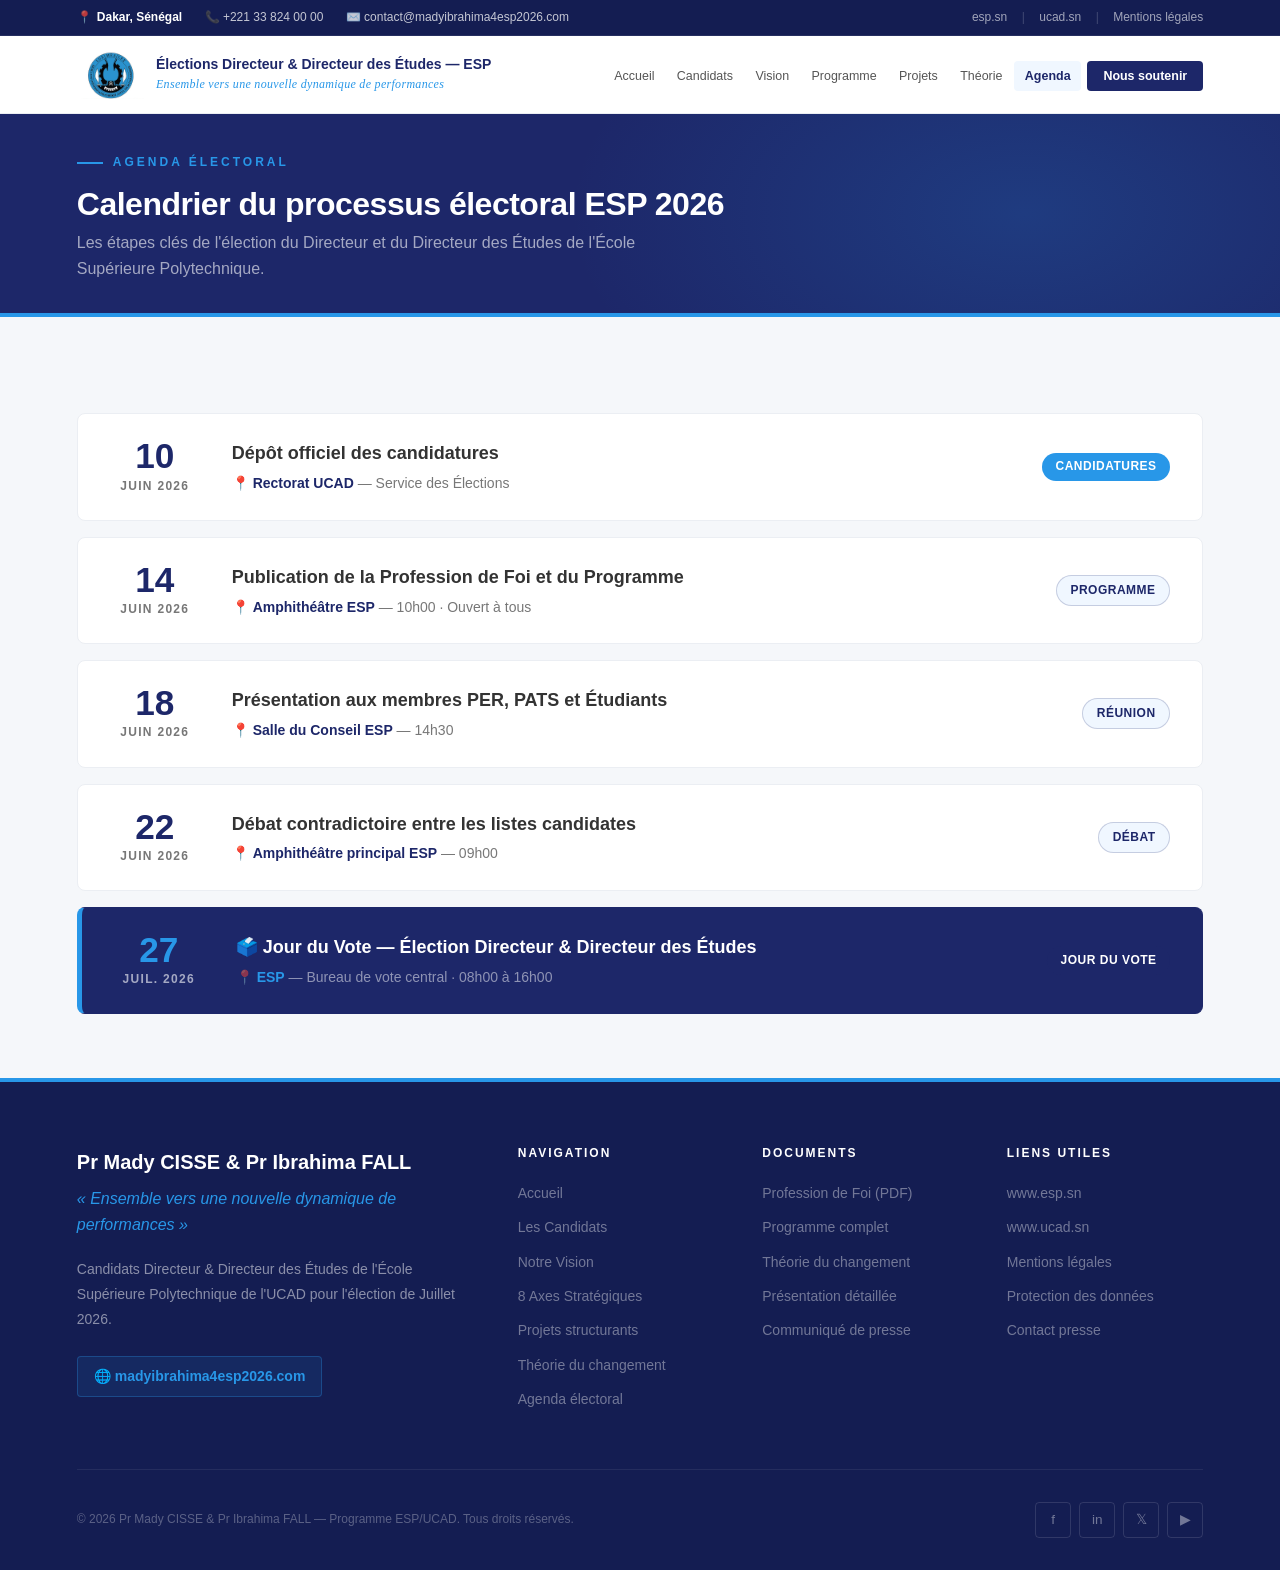
<file: agenda.html>
<!DOCTYPE html>
<html lang="fr">
<head>
<meta charset="UTF-8">
<meta name="viewport" content="width=device-width, initial-scale=1.0">
<meta http-equiv="X-UA-Compatible" content="IE=edge">
<meta http-equiv="Referrer-Policy" content="strict-origin-when-cross-origin">
<title>Agenda Électoral — ESP/UCAD 2026</title>
<meta name="description" content="Calendrier du processus électoral ESP 2026 — dépôt des candidatures, présentation du programme, débat et jour du vote le 27 juillet 2026.">
<meta name="robots" content="index, follow">
<link rel="canonical" href="https://www.madyibrahima4esp2026.com/agenda.html">
<link rel="stylesheet" href="styles.css">
</head>
<body>

<!-- ══ TOPBAR ══ -->
<div class="topbar">
  <div class="tb-l">
    <span>📍 <strong>Dakar, Sénégal</strong></span>
    <span>📞 +221 33 824 00 00</span>
    <span>✉️ contact@madyibrahima4esp2026.com</span>
  </div>
  <div class="tb-r">
    <a href="https://www.esp.sn" target="_blank" rel="noopener noreferrer">esp.sn</a>
    <span class="sep">|</span>
    <a href="https://www.ucad.sn" target="_blank" rel="noopener noreferrer">ucad.sn</a>
    <span class="sep">|</span>
    <a href="mentions-legales.html">Mentions légales</a>
  </div>
</div>

<!-- ══ HEADER ══ -->
<header class="site-header">
  <div class="header-inner">
    <a href="index.html" class="brand" aria-label="Accueil">
      <div class="brand-logo">
        <img src="logo.jpg" alt="Logo ESP" onerror="this.style.display='none';this.parentNode.querySelector('.brand-logo-text').style.display='block'">
        <span class="brand-logo-text" style="display:none">ESP</span>
      </div>
      <div class="brand-text">
        <span class="brand-name">Élections Directeur &amp; Directeur des Études — ESP</span>
        <span class="brand-sub">Ensemble vers une nouvelle dynamique de performances</span>
      </div>
    </a>
    <nav aria-label="Navigation principale">
      <ul class="main-nav">
        <li><a href="index.html">Accueil</a></li>
        <li><a href="candidats.html">Candidats</a></li>
        <li><a href="vision.html">Vision</a></li>
        <li><a href="programme.html">Programme</a></li>
        <li><a href="projets.html">Projets</a></li>
        <li><a href="theorie-du-changement.html">Théorie</a></li>
        <li><a href="agenda.html" class="active">Agenda</a></li>
        <li><a href="engagement.html" class="cta">Nous soutenir</a></li>
      </ul>
    </nav>
    <button class="burger" id="menuToggle" aria-label="Ouvrir le menu" aria-expanded="false">
      <span></span><span></span><span></span>
    </button>
  </div>
</header>

<nav class="mobile-nav" id="mobileNav" aria-label="Menu mobile">
  <button class="close-btn" id="closeMenu" aria-label="Fermer">✕</button>
  <a href="index.html">Accueil</a>
  <a href="candidats.html">Les Candidats</a>
  <a href="vision.html">Vision</a>
  <a href="programme.html">Programme</a>
  <a href="projets.html">Projets structurants</a>
  <a href="theorie-du-changement.html">Théorie du changement</a>
  <a href="agenda.html">Agenda électoral</a>
  <a href="engagement.html">Nous soutenir</a>
</nav>

<!-- ══ PAGE BANNER ══ -->
<section class="page-banner">
  <div class="container">
    <div class="eyebrow">Agenda Électoral</div>
    <h1 class="page-banner-title">Calendrier du processus électoral ESP 2026</h1>
    <p class="page-banner-sub">Les étapes clés de l'élection du Directeur et du Directeur des Études de l'École Supérieure Polytechnique.</p>
  </div>
</section>

<!-- ══ AGENDA ══ -->
<section class="section agenda-section" id="agenda">
  <div class="container">
    <div class="agenda-list">
      <div class="ag-card"><div><div class="ag-day">10</div><div class="ag-mo">Juin 2026</div></div><div><div class="ag-ev">Dépôt officiel des candidatures</div><div class="ag-loc">📍 <strong>Rectorat UCAD</strong> — Service des Élections</div></div><span class="ag-pill p-info">Candidatures</span></div>
      <div class="ag-card"><div><div class="ag-day">14</div><div class="ag-mo">Juin 2026</div></div><div><div class="ag-ev">Publication de la Profession de Foi et du Programme</div><div class="ag-loc">📍 <strong>Amphithéâtre ESP</strong> — 10h00 · Ouvert à tous</div></div><span class="ag-pill p-event">Programme</span></div>
      <div class="ag-card"><div><div class="ag-day">18</div><div class="ag-mo">Juin 2026</div></div><div><div class="ag-ev">Présentation aux membres PER, PATS et Étudiants</div><div class="ag-loc">📍 <strong>Salle du Conseil ESP</strong> — 14h30</div></div><span class="ag-pill p-event">Réunion</span></div>
      <div class="ag-card"><div><div class="ag-day">22</div><div class="ag-mo">Juin 2026</div></div><div><div class="ag-ev">Débat contradictoire entre les listes candidates</div><div class="ag-loc">📍 <strong>Amphithéâtre principal ESP</strong> — 09h00</div></div><span class="ag-pill p-event">Débat</span></div>
      <div class="ag-card highlight"><div><div class="ag-day">27</div><div class="ag-mo">Juil. 2026</div></div><div><div class="ag-ev">🗳️ Jour du Vote — Élection Directeur &amp; Directeur des Études</div><div class="ag-loc">📍 <strong>ESP</strong> — Bureau de vote central · 08h00 à 16h00</div></div><span class="ag-pill p-vote">Jour du vote</span></div>
    </div>
  </div>
</section>

<!-- ══ FOOTER ══ -->
<footer>
  <div class="footer-top">
    <div>
      <div class="foot-name">Pr Mady CISSE &amp; Pr Ibrahima FALL</div>
      <div class="foot-tag">« Ensemble vers une nouvelle dynamique de performances »</div>
      <p class="foot-desc">Candidats Directeur &amp; Directeur des Études de l'École Supérieure Polytechnique de l'UCAD pour l'élection de Juillet 2026.</p>
      <a href="https://www.madyibrahima4esp2026.com" class="foot-link" rel="noopener noreferrer">🌐 madyibrahima4esp2026.com</a>
    </div>
    <div class="footer-col">
      <h4>Navigation</h4>
      <ul>
        <li><a href="index.html">Accueil</a></li>
        <li><a href="candidats.html">Les Candidats</a></li>
        <li><a href="vision.html">Notre Vision</a></li>
        <li><a href="programme.html">8 Axes Stratégiques</a></li>
        <li><a href="projets.html">Projets structurants</a></li>
        <li><a href="theorie-du-changement.html">Théorie du changement</a></li>
        <li><a href="agenda.html">Agenda électoral</a></li>
      </ul>
    </div>
    <div class="footer-col">
      <h4>Documents</h4>
      <ul>
        <li><a href="documents/profession-de-foi.pdf" target="_blank" rel="noopener noreferrer">Profession de Foi (PDF)</a></li>
        <li><a href="documents/programme-complet.pdf" target="_blank" rel="noopener noreferrer">Programme complet</a></li>
        <li><a href="documents/theorie-du-changement.pdf" target="_blank" rel="noopener noreferrer">Théorie du changement</a></li>
        <li><a href="documents/presentation.pdf" target="_blank" rel="noopener noreferrer">Présentation détaillée</a></li>
        <li><a href="documents/communique-presse.pdf" target="_blank" rel="noopener noreferrer">Communiqué de presse</a></li>
      </ul>
    </div>
    <div class="footer-col">
      <h4>Liens utiles</h4>
      <ul>
        <li><a href="https://www.esp.sn" target="_blank" rel="noopener noreferrer">www.esp.sn</a></li>
        <li><a href="https://www.ucad.sn" target="_blank" rel="noopener noreferrer">www.ucad.sn</a></li>
        <li><a href="mentions-legales.html">Mentions légales</a></li>
        <li><a href="mentions-legales.html#donnees">Protection des données</a></li>
        <li><a href="engagement.html">Contact presse</a></li>
      </ul>
    </div>
  </div>
  <div class="footer-bot">
    <p class="footer-copy">© 2026 Pr Mady CISSE &amp; Pr Ibrahima FALL — Programme ESP/UCAD. Tous droits réservés.</p>
    <div class="socials">
      <a href="#" class="soc" aria-label="Facebook" rel="noopener noreferrer">f</a>
      <a href="#" class="soc" aria-label="LinkedIn" rel="noopener noreferrer">in</a>
      <a href="#" class="soc" aria-label="Twitter / X" rel="noopener noreferrer">𝕏</a>
      <a href="#" class="soc" aria-label="YouTube" rel="noopener noreferrer">▶</a>
    </div>
  </div>
</footer>

<script src="main.js" defer></script>
</body>
</html>
</file>
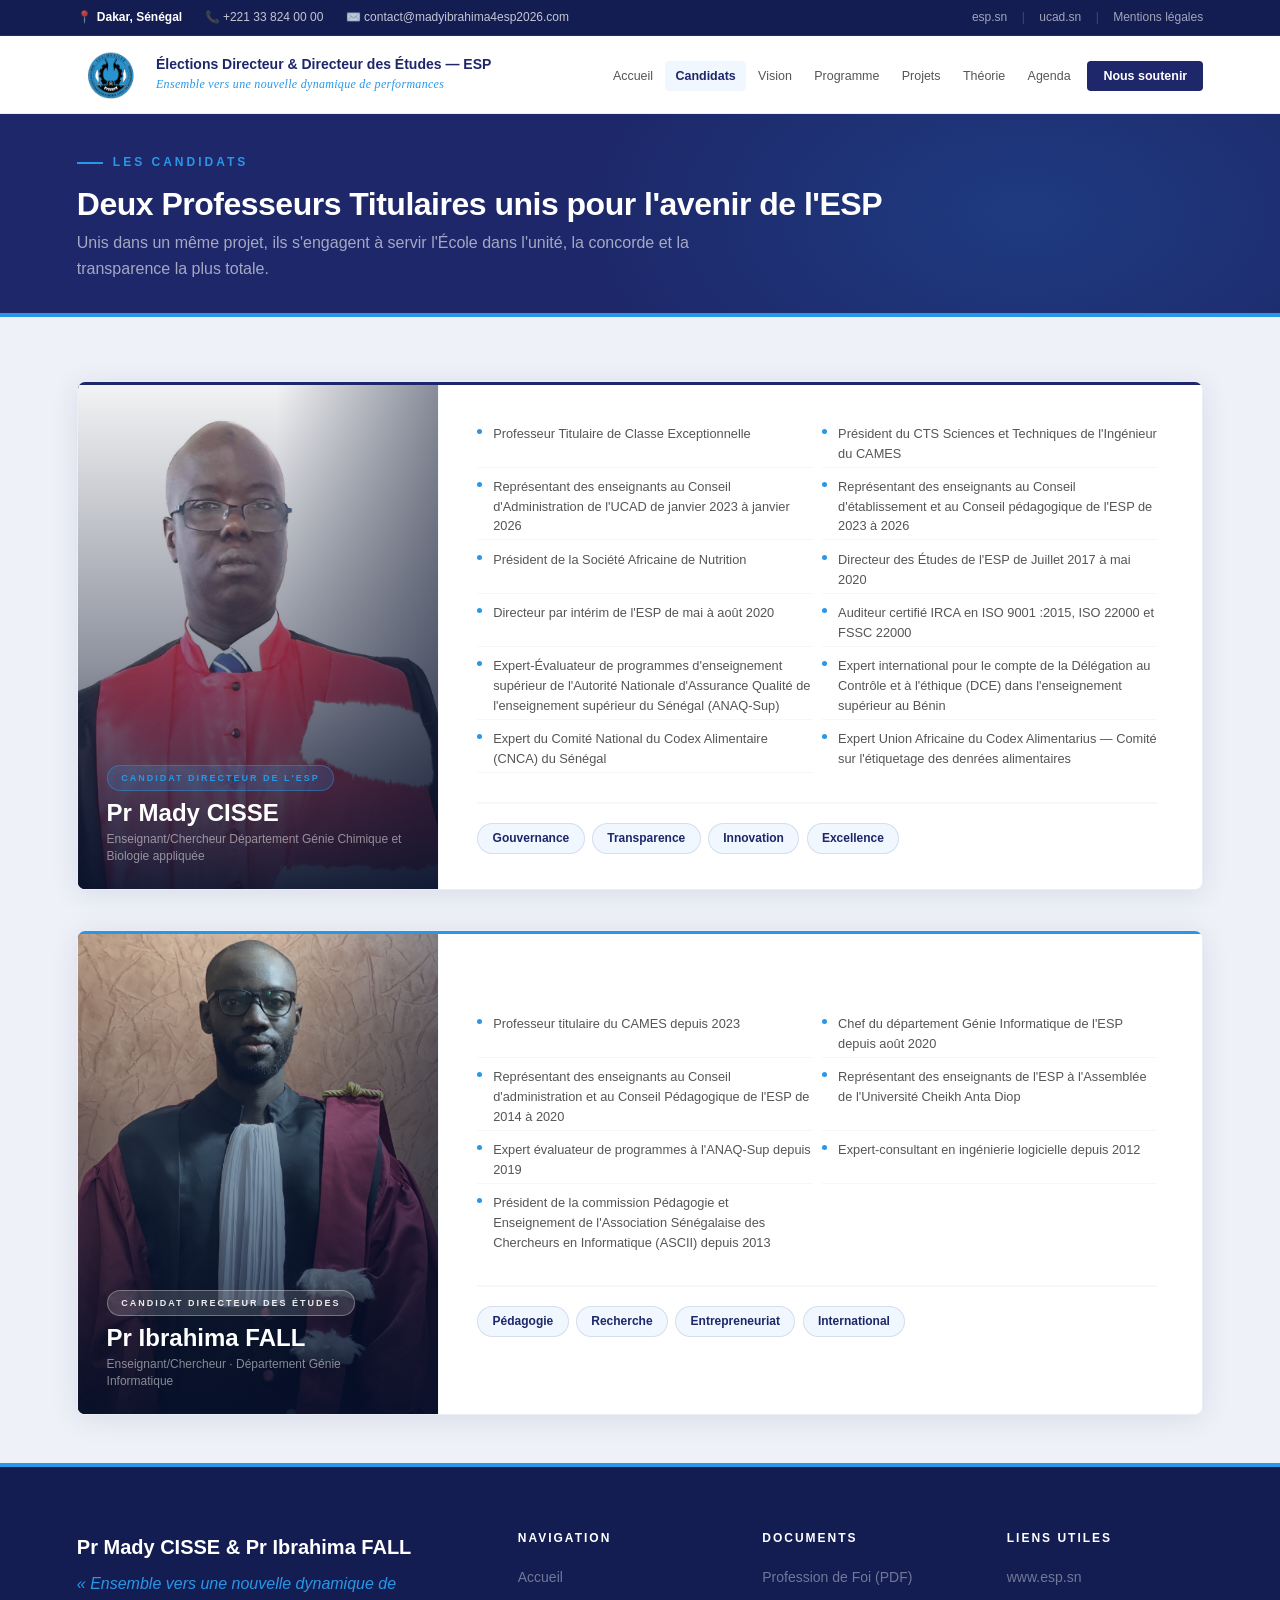
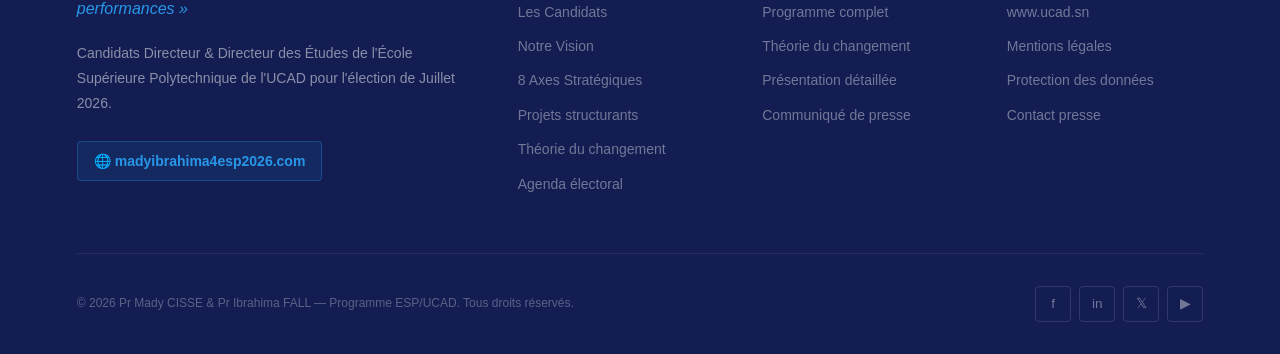
<file: candidats.html>
<!DOCTYPE html>
<html lang="fr">
<head>
<meta charset="UTF-8">
<meta name="viewport" content="width=device-width, initial-scale=1.0">
<meta http-equiv="X-UA-Compatible" content="IE=edge">
<meta http-equiv="Referrer-Policy" content="strict-origin-when-cross-origin">
<title>Les Candidats — Pr Mady CISSE & Pr Ibrahima FALL · ESP/UCAD 2026</title>
<meta name="description" content="Pr Mady CISSE, candidat Directeur, et Pr Ibrahima FALL, candidat Directeur des Études — deux Professeurs Titulaires unis pour l'avenir de l'ESP.">
<meta name="robots" content="index, follow">
<link rel="canonical" href="https://www.madyibrahima4esp2026.com/candidats.html">
<link rel="stylesheet" href="styles.css">
</head>
<body>

<!-- ══ TOPBAR ══ -->
<div class="topbar">
  <div class="tb-l">
    <span>📍 <strong>Dakar, Sénégal</strong></span>
    <span>📞 +221 33 824 00 00</span>
    <span>✉️ contact@madyibrahima4esp2026.com</span>
  </div>
  <div class="tb-r">
    <a href="https://www.esp.sn" target="_blank" rel="noopener noreferrer">esp.sn</a>
    <span class="sep">|</span>
    <a href="https://www.ucad.sn" target="_blank" rel="noopener noreferrer">ucad.sn</a>
    <span class="sep">|</span>
    <a href="mentions-legales.html">Mentions légales</a>
  </div>
</div>

<!-- ══ HEADER ══ -->
<header class="site-header">
  <div class="header-inner">
    <a href="index.html" class="brand" aria-label="Accueil">
      <div class="brand-logo">
        <img src="logo.jpg" alt="Logo ESP" onerror="this.style.display='none';this.parentNode.querySelector('.brand-logo-text').style.display='block'">
        <span class="brand-logo-text" style="display:none">ESP</span>
      </div>
      <div class="brand-text">
        <span class="brand-name">Élections Directeur &amp; Directeur des Études — ESP</span>
        <span class="brand-sub">Ensemble vers une nouvelle dynamique de performances</span>
      </div>
    </a>
    <nav aria-label="Navigation principale">
      <ul class="main-nav">
        <li><a href="index.html">Accueil</a></li>
        <li><a href="candidats.html" class="active">Candidats</a></li>
        <li><a href="vision.html">Vision</a></li>
        <li><a href="programme.html">Programme</a></li>
        <li><a href="projets.html">Projets</a></li>
        <li><a href="theorie-du-changement.html">Théorie</a></li>
        <li><a href="agenda.html">Agenda</a></li>
        <li><a href="engagement.html" class="cta">Nous soutenir</a></li>
      </ul>
    </nav>
    <button class="burger" id="menuToggle" aria-label="Ouvrir le menu" aria-expanded="false">
      <span></span><span></span><span></span>
    </button>
  </div>
</header>

<nav class="mobile-nav" id="mobileNav" aria-label="Menu mobile">
  <button class="close-btn" id="closeMenu" aria-label="Fermer">✕</button>
  <a href="index.html">Accueil</a>
  <a href="candidats.html">Les Candidats</a>
  <a href="vision.html">Vision</a>
  <a href="programme.html">Programme</a>
  <a href="projets.html">Projets structurants</a>
  <a href="theorie-du-changement.html">Théorie du changement</a>
  <a href="agenda.html">Agenda électoral</a>
  <a href="engagement.html">Nous soutenir</a>
</nav>

<!-- ══ PAGE BANNER ══ -->
<section class="page-banner">
  <div class="container">
    <div class="eyebrow">Les Candidats</div>
    <h1 class="page-banner-title">Deux Professeurs Titulaires unis pour l'avenir de l'ESP</h1>
    <p class="page-banner-sub">Unis dans un même projet, ils s'engagent à servir l'École dans l'unité, la concorde et la transparence la plus totale.</p>
  </div>
</section>

<!-- ══ CANDIDATS ══ -->
<section class="section cand-section" id="candidats">
  <div class="container">
    <div class="cand-grid">
      <article class="cand-card reveal">
        <div class="cand-banner"></div>
        <div class="cand-head">
          <div class="cand-photo"><img src="mady.jpeg" alt="Pr Mady CISSE"></div>
          <div class="cand-head-info">
            <span class="cand-poste">Candidat Directeur de l'ESP</span>
            <h2 class="cand-name"> Pr Mady CISSE</h2>
            <p class="cand-titre">Enseignant/Chercheur Département Génie Chimique et Biologie appliquée</p>
          </div>
        </div>
        <div class="cand-body">
          <ul>
            <li>Professeur Titulaire de Classe Exceptionnelle</li>
            <li>Président du CTS Sciences et Techniques de l'Ingénieur du CAMES</li>
            <li>Représentant des enseignants au Conseil d'Administration de l'UCAD de janvier 2023 à janvier 2026</li>
            <li>Représentant des enseignants au Conseil d'établissement et au Conseil pédagogique de l'ESP de 2023 à 2026</li>
            <li>Président de la Société Africaine de Nutrition</li>
            <li>Directeur des Études de l'ESP de Juillet 2017 à mai 2020</li>
            <li>Directeur par intérim de l'ESP de mai à août 2020</li>
            <li>Auditeur certifié IRCA en ISO 9001&nbsp;:2015, ISO 22000 et FSSC 22000</li>
            <li>Expert-Évaluateur de programmes d'enseignement supérieur de l'Autorité Nationale d'Assurance Qualité de l'enseignement supérieur du Sénégal (ANAQ-Sup)</li>
            <li>Expert international pour le compte de la Délégation au Contrôle et à l'éthique (DCE) dans l'enseignement supérieur au Bénin</li>
            <li>Expert du Comité National du Codex Alimentaire (CNCA) du Sénégal</li>
            <li>Expert Union Africaine du Codex Alimentarius — Comité sur l'étiquetage des denrées alimentaires</li>
          </ul>
          <div class="cand-chips">
            <span class="chip">Gouvernance</span><span class="chip">Transparence</span>
            <span class="chip">Innovation</span><span class="chip">Excellence</span>
          </div>
        </div>
      </article>
      <article class="cand-card reveal">
        <div class="cand-banner alt"></div>
        <div class="cand-head">
          <div class="cand-photo"><img src="ibrahima.jpeg" alt="Pr Ibrahima FALL" style="filter:saturate(.88) brightness(1.02)"></div>
          <div class="cand-head-info">
            <span class="cand-poste alt">Candidat Directeur des Études</span>
            <h2 class="cand-name">Pr Ibrahima FALL</h2>
            <p class="cand-titre">Enseignant/Chercheur · Département Génie Informatique</p>
          </div>
        </div>
        <div class="cand-body">
          <ul>
            <li>Professeur titulaire du CAMES depuis 2023</li>
            <li>Chef du département Génie Informatique de l'ESP depuis août 2020</li>
            <li>Représentant des enseignants au Conseil d'administration et au Conseil Pédagogique de l'ESP de 2014 à 2020</li>
            <li>Représentant des enseignants de l'ESP à l'Assemblée de l'Université Cheikh Anta Diop</li>
            <li>Expert évaluateur de programmes à l'ANAQ-Sup depuis 2019</li>
            <li>Expert-consultant en ingénierie logicielle depuis 2012</li>
            <li>Président de la commission Pédagogie et Enseignement de l'Association Sénégalaise des Chercheurs en Informatique (ASCII) depuis 2013</li>
          </ul>
          <div class="cand-chips">
            <span class="chip">Pédagogie</span><span class="chip">Recherche</span>
            <span class="chip">Entrepreneuriat</span><span class="chip">International</span>
          </div>
        </div>
      </article>
    </div>
  </div>
</section>

<!-- ══ FOOTER ══ -->
<footer>
  <div class="footer-top">
    <div>
      <div class="foot-name">Pr Mady CISSE &amp; Pr Ibrahima FALL</div>
      <div class="foot-tag">« Ensemble vers une nouvelle dynamique de performances »</div>
      <p class="foot-desc">Candidats Directeur &amp; Directeur des Études de l'École Supérieure Polytechnique de l'UCAD pour l'élection de Juillet 2026.</p>
      <a href="https://www.madyibrahima4esp2026.com" class="foot-link" rel="noopener noreferrer">🌐 madyibrahima4esp2026.com</a>
    </div>
    <div class="footer-col">
      <h4>Navigation</h4>
      <ul>
        <li><a href="index.html">Accueil</a></li>
        <li><a href="candidats.html">Les Candidats</a></li>
        <li><a href="vision.html">Notre Vision</a></li>
        <li><a href="programme.html">8 Axes Stratégiques</a></li>
        <li><a href="projets.html">Projets structurants</a></li>
        <li><a href="theorie-du-changement.html">Théorie du changement</a></li>
        <li><a href="agenda.html">Agenda électoral</a></li>
      </ul>
    </div>
    <div class="footer-col">
      <h4>Documents</h4>
      <ul>
        <li><a href="documents/profession-de-foi.pdf" target="_blank" rel="noopener noreferrer">Profession de Foi (PDF)</a></li>
        <li><a href="documents/programme-complet.pdf" target="_blank" rel="noopener noreferrer">Programme complet</a></li>
        <li><a href="documents/theorie-du-changement.pdf" target="_blank" rel="noopener noreferrer">Théorie du changement</a></li>
        <li><a href="documents/presentation.pdf" target="_blank" rel="noopener noreferrer">Présentation détaillée</a></li>
        <li><a href="documents/communique-presse.pdf" target="_blank" rel="noopener noreferrer">Communiqué de presse</a></li>
      </ul>
    </div>
    <div class="footer-col">
      <h4>Liens utiles</h4>
      <ul>
        <li><a href="https://www.esp.sn" target="_blank" rel="noopener noreferrer">www.esp.sn</a></li>
        <li><a href="https://www.ucad.sn" target="_blank" rel="noopener noreferrer">www.ucad.sn</a></li>
        <li><a href="mentions-legales.html">Mentions légales</a></li>
        <li><a href="mentions-legales.html#donnees">Protection des données</a></li>
        <li><a href="engagement.html">Contact presse</a></li>
      </ul>
    </div>
  </div>
  <div class="footer-bot">
    <p class="footer-copy">© 2026 Pr Mady CISSE &amp; Pr Ibrahima FALL — Programme ESP/UCAD. Tous droits réservés.</p>
    <div class="socials">
      <a href="#" class="soc" aria-label="Facebook" rel="noopener noreferrer">f</a>
      <a href="#" class="soc" aria-label="LinkedIn" rel="noopener noreferrer">in</a>
      <a href="#" class="soc" aria-label="Twitter / X" rel="noopener noreferrer">𝕏</a>
      <a href="#" class="soc" aria-label="YouTube" rel="noopener noreferrer">▶</a>
    </div>
  </div>
</footer>

<script src="main.js" defer></script>
</body>
</html>
</file>
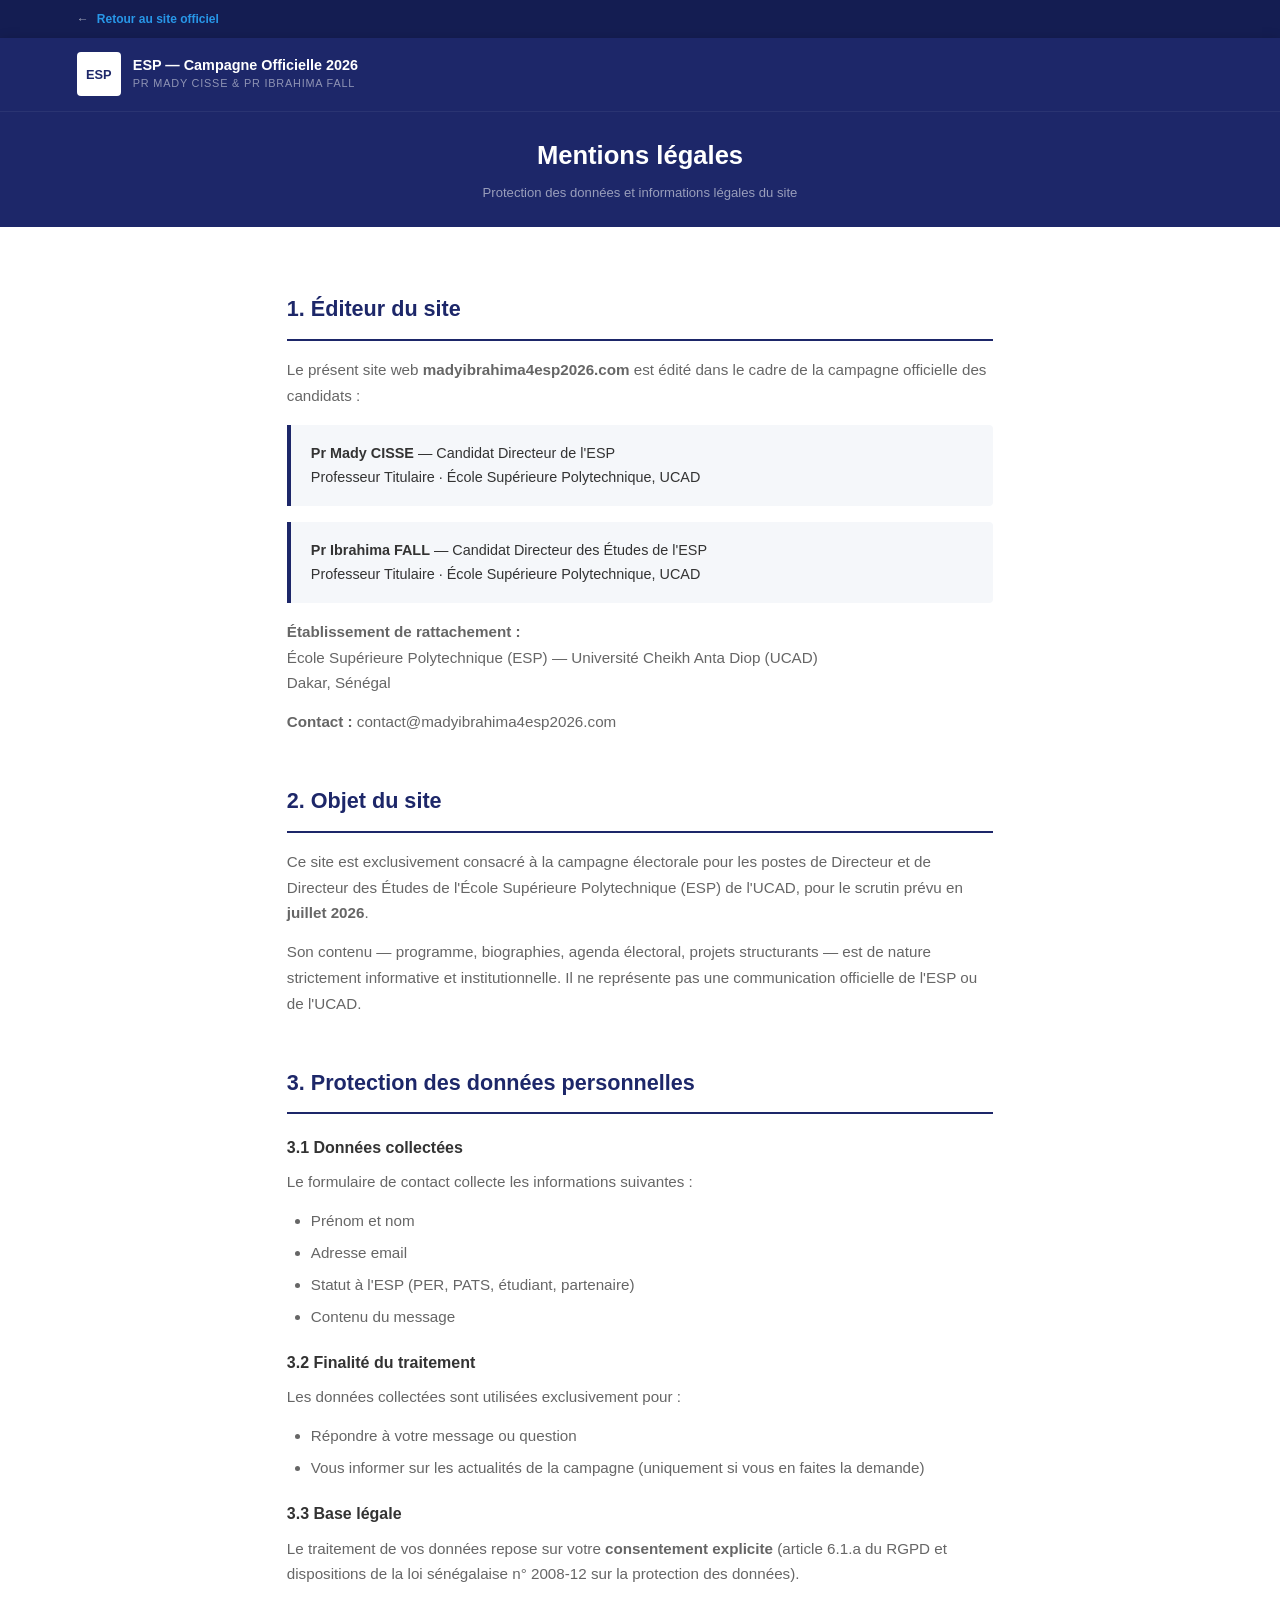
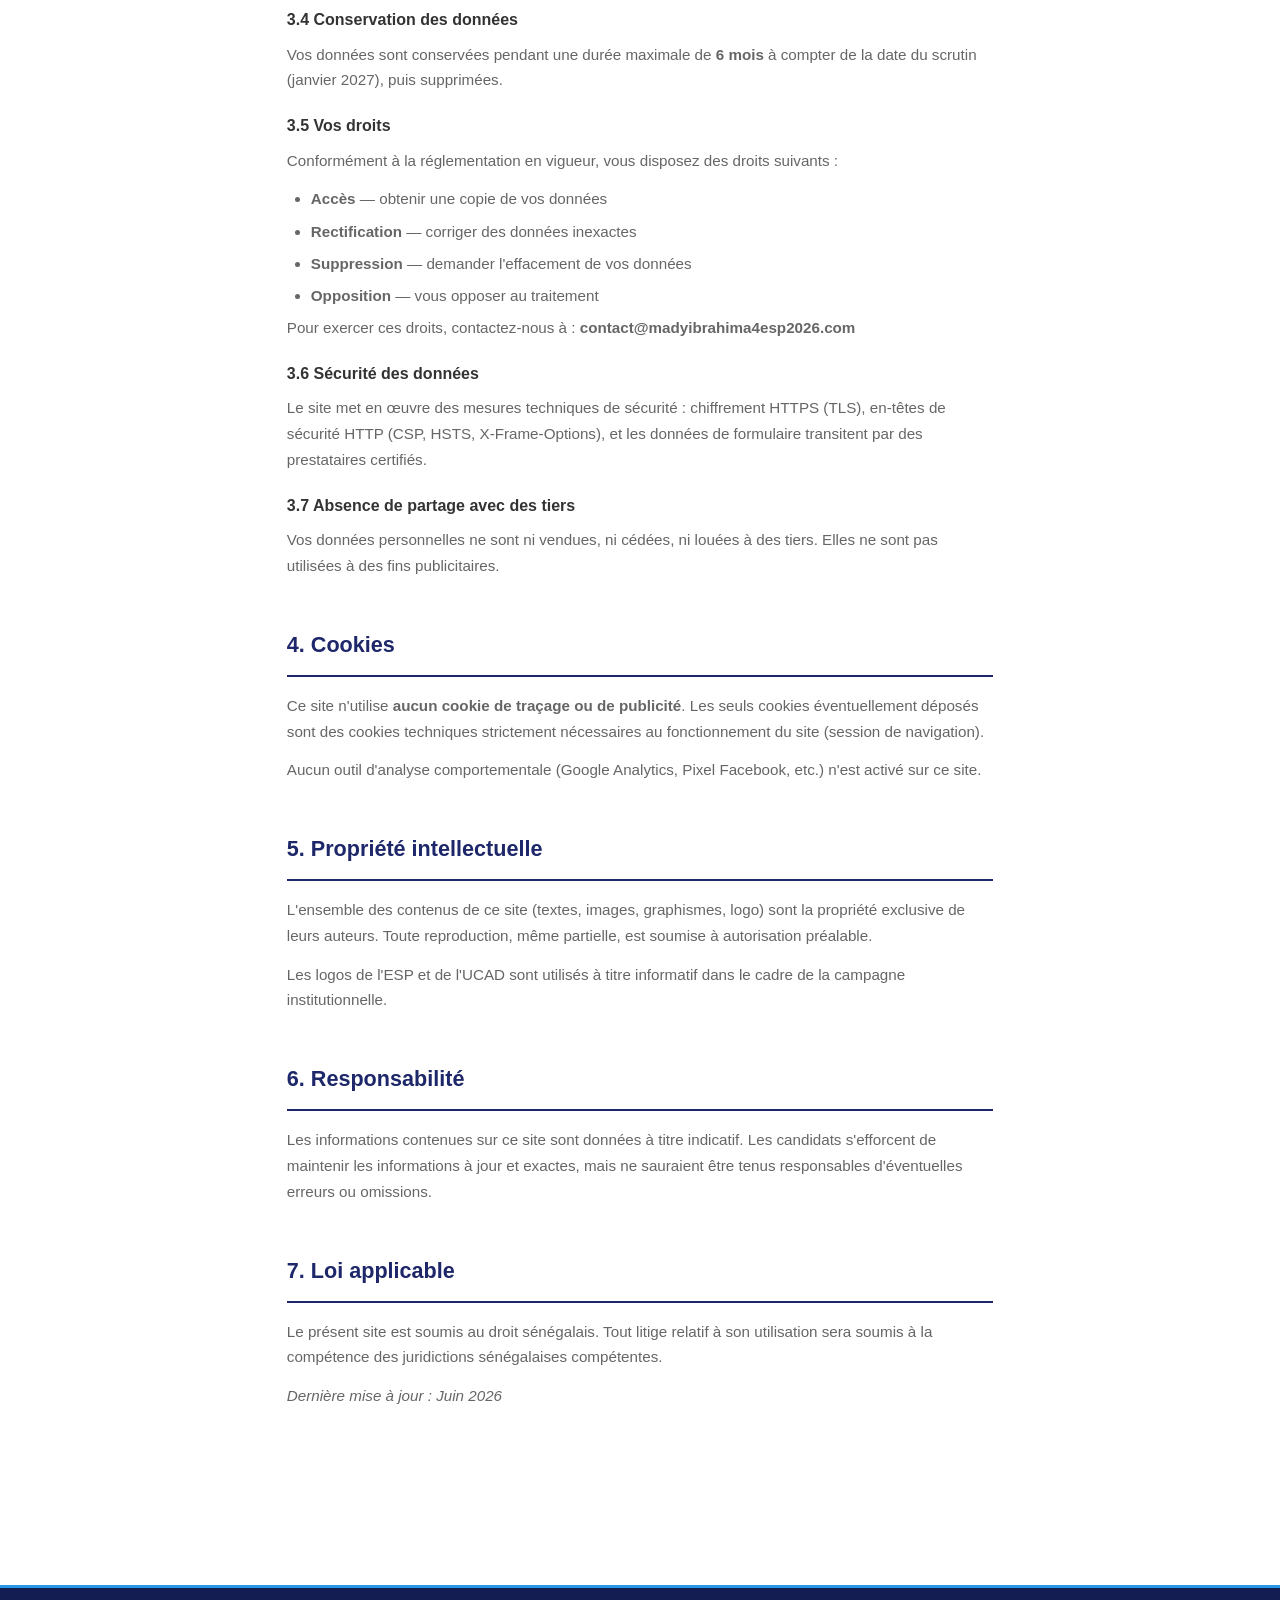
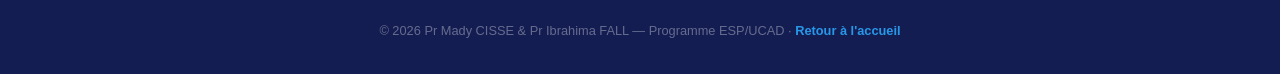
<file: mentions-legales.html>
<!DOCTYPE html>
<html lang="fr">
<head>
<meta charset="UTF-8">
<meta name="viewport" content="width=device-width, initial-scale=1.0">
<meta http-equiv="Referrer-Policy" content="strict-origin-when-cross-origin">
<meta name="robots" content="noindex, follow">
<title>Mentions légales & Protection des données — ESP Campagne 2026</title>
<style>
:root{
  --navy:#1D2769;--navy-dark:#141d52;--blue:#2897e8;
  --text:#333;--text-lt:#666;--border:#dde3ef;--light:#f5f7fa;
}
*{margin:0;padding:0;box-sizing:border-box;}
body{
  font-family:-apple-system,BlinkMacSystemFont,"Segoe UI",Roboto,"Helvetica Neue",Arial,sans-serif;
  color:var(--text);background:#fff;line-height:1.7;font-size:1rem;
}
.topbar{
  background:var(--navy-dark);padding:.55rem 6%;font-size:.75rem;
  color:rgba(255,255,255,.6);display:flex;align-items:center;gap:.5rem;
}
.topbar a{color:var(--blue);text-decoration:none;font-weight:600;}
.topbar a:hover{text-decoration:underline;}
header{background:var(--navy);padding:.9rem 6%;box-shadow:0 2px 12px rgba(0,0,0,.2);}
.brand{display:flex;align-items:center;gap:12px;text-decoration:none;}
.brand-logo{
  width:44px;height:44px;background:#fff;border-radius:4px;
  display:flex;align-items:center;justify-content:center;
  font-size:.8rem;font-weight:800;color:var(--navy);
}
.brand-name{font-size:.9rem;font-weight:700;color:#fff;line-height:1.3;}
.brand-sub{font-size:.68rem;color:rgba(255,255,255,.5);text-transform:uppercase;letter-spacing:.8px;}
.hero-small{background:var(--navy);padding:1.4rem 6%;text-align:center;color:#fff;border-top:1px solid rgba(255,255,255,.06);}
.hero-small h1{font-size:clamp(1.2rem,2.5vw,1.6rem);font-weight:800;margin-bottom:.3rem;color:#fff;}
.hero-small p{color:rgba(255,255,255,.55);font-size:.82rem;}
.content{max-width:860px;margin:4rem auto;padding:0 6%;padding-bottom:4rem;}
.section-block{margin-bottom:3rem;}
.section-block h2{
  font-size:1.35rem;color:var(--navy);font-weight:700;
  margin-bottom:1rem;padding-bottom:.7rem;border-bottom:2px solid var(--navy);
}
.section-block h3{font-size:1rem;font-weight:700;color:var(--text);margin:1.2rem 0 .5rem;}
.section-block p{color:var(--text-lt);margin-bottom:.8rem;font-size:.95rem;}
.section-block ul{color:var(--text-lt);padding-left:1.5rem;font-size:.95rem;}
.section-block ul li{margin-bottom:.4rem;}
.info-box{background:var(--light);border-left:4px solid var(--navy);padding:1rem 1.25rem;border-radius:0 4px 4px 0;margin:1rem 0;}
.info-box p{margin:0;font-size:.9rem;color:var(--text);}
footer{background:var(--navy-dark);color:rgba(255,255,255,.35);text-align:center;padding:2rem 6%;font-size:.8rem;border-top:3px solid var(--blue);}
footer a{color:var(--blue);text-decoration:none;font-weight:600;}
footer a:hover{text-decoration:underline;}
</style>
</head>
<body>
<div class="topbar">← <a href="index.html">Retour au site officiel</a></div>
<header>
  <a href="index.html" class="brand">
    <div class="brand-logo"><span>ESP</span></div>
    <div>
      <div class="brand-name">ESP — Campagne Officielle 2026</div>
      <div class="brand-sub">Pr Mady CISSE &amp; Pr Ibrahima FALL</div>
    </div>
  </a>
</header>

<div class="hero-small">
  <h1>Mentions légales</h1>
  <p>Protection des données et informations légales du site</p>
</div>

<main class="content" id="mentions">
  <div class="section-block">
    <h2>1. Éditeur du site</h2>
    <p>Le présent site web <strong>madyibrahima4esp2026.com</strong> est édité dans le cadre de la campagne officielle des candidats :</p>
    <div class="info-box">
      <p><strong>Pr Mady CISSE</strong> — Candidat Directeur de l'ESP<br>
      Professeur Titulaire · École Supérieure Polytechnique, UCAD</p>
    </div>
    <div class="info-box">
      <p><strong>Pr Ibrahima FALL</strong> — Candidat Directeur des Études de l'ESP<br>
      Professeur Titulaire · École Supérieure Polytechnique, UCAD</p>
    </div>
    <p><strong>Établissement de rattachement :</strong><br>
    École Supérieure Polytechnique (ESP) — Université Cheikh Anta Diop (UCAD)<br>
    Dakar, Sénégal</p>
    <p><strong>Contact :</strong> contact@madyibrahima4esp2026.com</p>
  </div>

  <div class="section-block">
    <h2>2. Objet du site</h2>
    <p>Ce site est exclusivement consacré à la campagne électorale pour les postes de Directeur et de Directeur des Études de l'École Supérieure Polytechnique (ESP) de l'UCAD, pour le scrutin prévu en <strong>juillet 2026</strong>.</p>
    <p>Son contenu — programme, biographies, agenda électoral, projets structurants — est de nature strictement informative et institutionnelle. Il ne représente pas une communication officielle de l'ESP ou de l'UCAD.</p>
  </div>

  <div class="section-block" id="donnees">
    <h2>3. Protection des données personnelles</h2>
    <h3>3.1 Données collectées</h3>
    <p>Le formulaire de contact collecte les informations suivantes :</p>
    <ul>
      <li>Prénom et nom</li>
      <li>Adresse email</li>
      <li>Statut à l'ESP (PER, PATS, étudiant, partenaire)</li>
      <li>Contenu du message</li>
    </ul>
    <h3>3.2 Finalité du traitement</h3>
    <p>Les données collectées sont utilisées exclusivement pour :</p>
    <ul>
      <li>Répondre à votre message ou question</li>
      <li>Vous informer sur les actualités de la campagne (uniquement si vous en faites la demande)</li>
    </ul>
    <h3>3.3 Base légale</h3>
    <p>Le traitement de vos données repose sur votre <strong>consentement explicite</strong> (article 6.1.a du RGPD et dispositions de la loi sénégalaise n° 2008-12 sur la protection des données).</p>
    <h3>3.4 Conservation des données</h3>
    <p>Vos données sont conservées pendant une durée maximale de <strong>6 mois</strong> à compter de la date du scrutin (janvier 2027), puis supprimées.</p>
    <h3>3.5 Vos droits</h3>
    <p>Conformément à la réglementation en vigueur, vous disposez des droits suivants :</p>
    <ul>
      <li><strong>Accès</strong> — obtenir une copie de vos données</li>
      <li><strong>Rectification</strong> — corriger des données inexactes</li>
      <li><strong>Suppression</strong> — demander l'effacement de vos données</li>
      <li><strong>Opposition</strong> — vous opposer au traitement</li>
    </ul>
    <p>Pour exercer ces droits, contactez-nous à : <strong>contact@madyibrahima4esp2026.com</strong></p>
    <h3>3.6 Sécurité des données</h3>
    <p>Le site met en œuvre des mesures techniques de sécurité : chiffrement HTTPS (TLS), en-têtes de sécurité HTTP (CSP, HSTS, X-Frame-Options), et les données de formulaire transitent par des prestataires certifiés.</p>
    <h3>3.7 Absence de partage avec des tiers</h3>
    <p>Vos données personnelles ne sont ni vendues, ni cédées, ni louées à des tiers. Elles ne sont pas utilisées à des fins publicitaires.</p>
  </div>

  <div class="section-block">
    <h2>4. Cookies</h2>
    <p>Ce site n'utilise <strong>aucun cookie de traçage ou de publicité</strong>. Les seuls cookies éventuellement déposés sont des cookies techniques strictement nécessaires au fonctionnement du site (session de navigation).</p>
    <p>Aucun outil d'analyse comportementale (Google Analytics, Pixel Facebook, etc.) n'est activé sur ce site.</p>
  </div>

  <div class="section-block">
    <h2>5. Propriété intellectuelle</h2>
    <p>L'ensemble des contenus de ce site (textes, images, graphismes, logo) sont la propriété exclusive de leurs auteurs. Toute reproduction, même partielle, est soumise à autorisation préalable.</p>
    <p>Les logos de l'ESP et de l'UCAD sont utilisés à titre informatif dans le cadre de la campagne institutionnelle.</p>
  </div>

  <div class="section-block">
    <h2>6. Responsabilité</h2>
    <p>Les informations contenues sur ce site sont données à titre indicatif. Les candidats s'efforcent de maintenir les informations à jour et exactes, mais ne sauraient être tenus responsables d'éventuelles erreurs ou omissions.</p>
  </div>

  <div class="section-block">
    <h2>7. Loi applicable</h2>
    <p>Le présent site est soumis au droit sénégalais. Tout litige relatif à son utilisation sera soumis à la compétence des juridictions sénégalaises compétentes.</p>
    <p><em>Dernière mise à jour : Juin 2026</em></p>
  </div>
</main>

<footer>
  <p>© 2026 Pr Mady CISSE &amp; Pr Ibrahima FALL — Programme ESP/UCAD · <a href="index.html">Retour à l'accueil</a></p>
</footer>
</body>
</html>
</file>
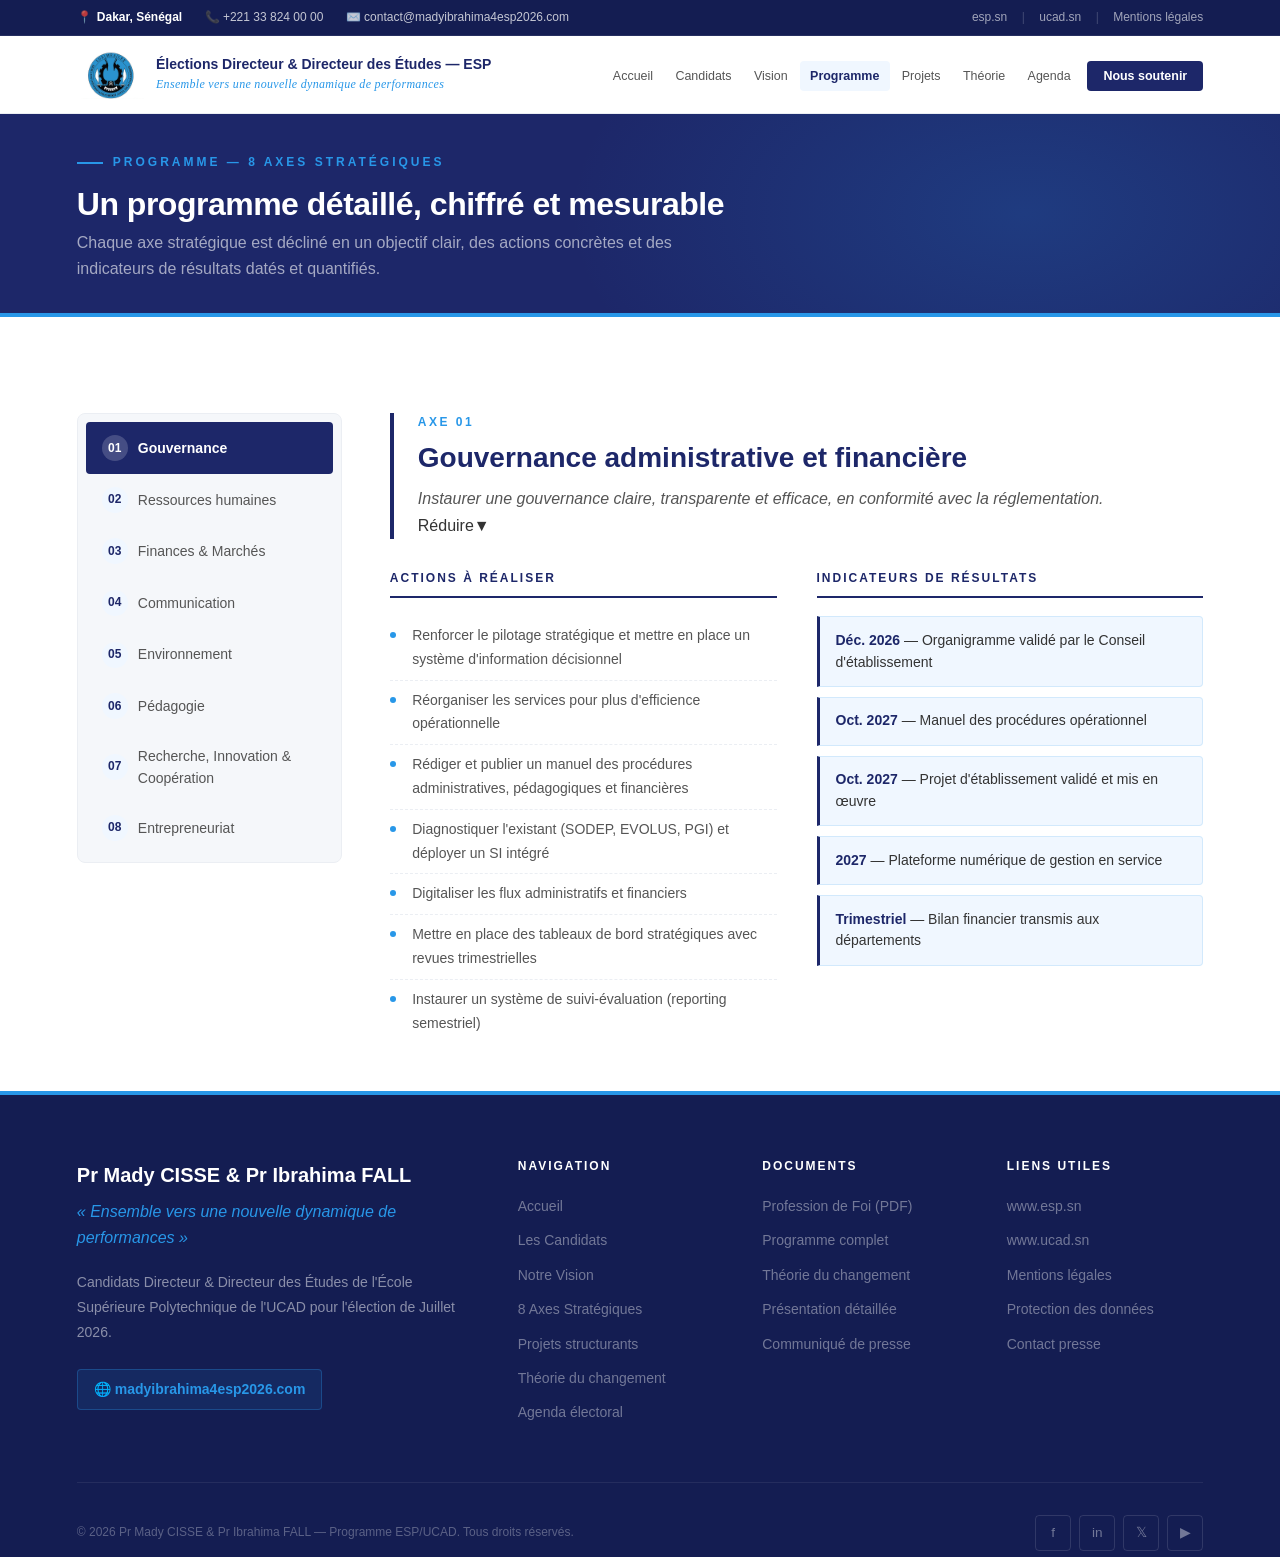
<file: programme.html>
<!DOCTYPE html>
<html lang="fr">
<head>
<meta charset="UTF-8">
<meta name="viewport" content="width=device-width, initial-scale=1.0">
<meta http-equiv="X-UA-Compatible" content="IE=edge">
<meta http-equiv="Referrer-Policy" content="strict-origin-when-cross-origin">
<title>Programme — 8 Axes Stratégiques · ESP/UCAD 2026</title>
<meta name="description" content="Programme détaillé, chiffré et mesurable — 8 axes stratégiques avec indicateurs de résultats datés et quantifiés pour l'ESP UCAD 2026.">
<meta name="robots" content="index, follow">
<link rel="canonical" href="https://www.madyibrahima4esp2026.com/programme.html">
<link rel="stylesheet" href="styles.css">
</head>
<body>

<!-- ══ TOPBAR ══ -->
<div class="topbar">
  <div class="tb-l">
    <span>📍 <strong>Dakar, Sénégal</strong></span>
    <span>📞 +221 33 824 00 00</span>
    <span>✉️ contact@madyibrahima4esp2026.com</span>
  </div>
  <div class="tb-r">
    <a href="https://www.esp.sn" target="_blank" rel="noopener noreferrer">esp.sn</a>
    <span class="sep">|</span>
    <a href="https://www.ucad.sn" target="_blank" rel="noopener noreferrer">ucad.sn</a>
    <span class="sep">|</span>
    <a href="mentions-legales.html">Mentions légales</a>
  </div>
</div>

<!-- ══ HEADER ══ -->
<header class="site-header">
  <div class="header-inner">
    <a href="index.html" class="brand" aria-label="Accueil">
      <div class="brand-logo">
        <img src="logo.jpg" alt="Logo ESP" onerror="this.style.display='none';this.parentNode.querySelector('.brand-logo-text').style.display='block'">
        <span class="brand-logo-text" style="display:none">ESP</span>
      </div>
      <div class="brand-text">
        <span class="brand-name">Élections Directeur &amp; Directeur des Études — ESP</span>
        <span class="brand-sub">Ensemble vers une nouvelle dynamique de performances</span>
      </div>
    </a>
    <nav aria-label="Navigation principale">
      <ul class="main-nav">
        <li><a href="index.html">Accueil</a></li>
        <li><a href="candidats.html">Candidats</a></li>
        <li><a href="vision.html">Vision</a></li>
        <li><a href="programme.html" class="active">Programme</a></li>
        <li><a href="projets.html">Projets</a></li>
        <li><a href="theorie-du-changement.html">Théorie</a></li>
        <li><a href="agenda.html">Agenda</a></li>
        <li><a href="engagement.html" class="cta">Nous soutenir</a></li>
      </ul>
    </nav>
    <button class="burger" id="menuToggle" aria-label="Ouvrir le menu" aria-expanded="false">
      <span></span><span></span><span></span>
    </button>
  </div>
</header>

<nav class="mobile-nav" id="mobileNav" aria-label="Menu mobile">
  <button class="close-btn" id="closeMenu" aria-label="Fermer">✕</button>
  <a href="index.html">Accueil</a>
  <a href="candidats.html">Les Candidats</a>
  <a href="vision.html">Vision</a>
  <a href="programme.html">Programme</a>
  <a href="projets.html">Projets structurants</a>
  <a href="theorie-du-changement.html">Théorie du changement</a>
  <a href="agenda.html">Agenda électoral</a>
  <a href="engagement.html">Nous soutenir</a>
</nav>

<!-- ══ PAGE BANNER ══ -->
<section class="page-banner">
  <div class="container">
    <div class="eyebrow">Programme — 8 Axes Stratégiques</div>
    <h1 class="page-banner-title">Un programme détaillé, chiffré et mesurable</h1>
    <p class="page-banner-sub">Chaque axe stratégique est décliné en un objectif clair, des actions concrètes et des indicateurs de résultats datés et quantifiés.</p>
  </div>
</section>

<!-- ══ PROGRAMME ══ -->
<section class="section programme" id="programme">
  <div class="container">
    <div class="prog-layout">
      <aside class="prog-sidebar">
        <ul class="prog-list" id="progList" role="tablist">
          <li class="prog-item active" role="tab" tabindex="0"><span class="pnum">01</span><span>Gouvernance</span></li>
          <li class="prog-item" role="tab" tabindex="0"><span class="pnum">02</span><span>Ressources humaines</span></li>
          <li class="prog-item" role="tab" tabindex="0"><span class="pnum">03</span><span>Finances &amp; Marchés</span></li>
          <li class="prog-item" role="tab" tabindex="0"><span class="pnum">04</span><span>Communication</span></li>
          <li class="prog-item" role="tab" tabindex="0"><span class="pnum">05</span><span>Environnement</span></li>
          <li class="prog-item" role="tab" tabindex="0"><span class="pnum">06</span><span>Pédagogie</span></li>
          <li class="prog-item" role="tab" tabindex="0"><span class="pnum">07</span><span>Recherche, Innovation &amp; Coopération</span></li>
          <li class="prog-item" role="tab" tabindex="0"><span class="pnum">08</span><span>Entrepreneuriat</span></li>
        </ul>
      </aside>
      <div class="prog-content">

        <div class="prog-panel active"><div class="prog-hdr"><div class="prog-axe">Axe 01</div><h2 class="prog-h3">Gouvernance administrative et financière</h2><p class="prog-obj">Instaurer une gouvernance claire, transparente et efficace, en conformité avec la réglementation.</p></div><div class="prog-body"><div class="prog-col"><h4>Actions à réaliser</h4><ul class="prog-acts"><li>Renforcer le pilotage stratégique et mettre en place un système d'information décisionnel</li><li>Réorganiser les services pour plus d'efficience opérationnelle</li><li>Rédiger et publier un manuel des procédures administratives, pédagogiques et financières</li><li>Diagnostiquer l'existant (SODEP, EVOLUS, PGI) et déployer un SI intégré</li><li>Digitaliser les flux administratifs et financiers</li><li>Mettre en place des tableaux de bord stratégiques avec revues trimestrielles</li><li>Instaurer un système de suivi-évaluation (reporting semestriel)</li></ul></div><div class="prog-col"><h4>Indicateurs de résultats</h4><div class="prog-indic"><div class="indic"><strong>Déc. 2026</strong> — Organigramme validé par le Conseil d'établissement</div><div class="indic"><strong>Oct. 2027</strong> — Manuel des procédures opérationnel</div><div class="indic"><strong>Oct. 2027</strong> — Projet d'établissement validé et mis en œuvre</div><div class="indic"><strong>2027</strong> — Plateforme numérique de gestion en service</div><div class="indic"><strong>Trimestriel</strong> — Bilan financier transmis aux départements</div></div></div></div></div>

        <div class="prog-panel"><div class="prog-hdr"><div class="prog-axe">Axe 02</div><h2 class="prog-h3">Ressources humaines</h2><p class="prog-obj">Attirer, intégrer, former et fidéliser le personnel tout en renforçant la cohésion et la performance collective.</p></div><div class="prog-body"><div class="prog-col"><h4>Actions à réaliser</h4><ul class="prog-acts"><li>Réaliser l'audit du personnel et créer une base de données des compétences</li><li>Assurer l'adéquation Homme-Poste</li><li>Organiser l'accueil et l'intégration des nouvelles recrues</li><li>Établir un plan de formation continue et de carrière</li><li>Améliorer la prise en charge des vacataires</li><li>Développer une stratégie de recrutement pour PER et PATS</li><li>Mettre en place des actions pour le bien-être et la cohésion sociale</li></ul></div><div class="prog-col"><h4>Indicateurs de résultats</h4><div class="prog-indic"><div class="indic"><strong>Juil. 2027</strong> — SIRH fonctionnel</div><div class="indic"><strong>Juil. 2027</strong> — Plan de renforcement de capacités disponible</div><div class="indic"><strong>Janv. 2027</strong> — Livret et procédure d'accueil PER et PATS</div><div class="indic"><strong>20%</strong> du PER et PATS bénéficient d'une formation continue annuellement</div><div class="indic"><strong>Nov. 2026</strong> — Comité des sages installé</div></div></div></div></div>

        <div class="prog-panel"><div class="prog-hdr"><div class="prog-axe">Axe 03</div><h2 class="prog-h3">Ressources financières et marchés</h2><p class="prog-obj">Assurer une gestion financière transparente et conforme à la réglementation.</p></div><div class="prog-body"><div class="prog-col"><h4>Actions à réaliser</h4><ul class="prog-acts"><li>Instaurer une comptabilité analytique par département</li><li>Élaborer un calendrier budgétaire annuel</li><li>Mettre en place des procédures standardisées pour les marchés</li><li>Renforcer les capacités du comité des marchés</li><li>Instaurer des dispositifs de contrôle et d'audit interne</li><li>Digitaliser les processus financiers</li><li>Diversifier les sources de financement externes</li></ul></div><div class="prog-col"><h4>Indicateurs de résultats</h4><div class="prog-indic"><div class="indic"><strong>Budget 2027</strong> — Calendrier budgétaire validé</div><div class="indic"><strong>Juil. 2027</strong> — Manuel des procédures de passation des marchés</div><div class="indic"><strong>Juil. 2027</strong> — Rapport semestriel de contrôle et audit</div><div class="indic"><strong>≥ 80%</strong> des marchés du PPM exécutés et payés en 2027</div><div class="indic"><strong>30%</strong> du budget 2028 issu de partenariats</div></div></div></div></div>

        <div class="prog-panel"><div class="prog-hdr"><div class="prog-axe">Axe 04</div><h2 class="prog-h3">Communication interne et externe</h2><p class="prog-obj">Améliorer la circulation de l'information et renforcer la visibilité de l'ESP.</p></div><div class="prog-body"><div class="prog-col"><h4>Actions à réaliser</h4><ul class="prog-acts"><li>Mettre en place un service de communication dynamique</li><li>Déployer un plan de communication et renforcer la présence digitale</li><li>Construire un portail web et des outils numériques</li><li>Assurer une présence dans les médias et événements</li><li>Mettre en place des routines d'information interne</li><li>Développer des actions de lobbying et relations partenariales</li><li>Organiser des activités citoyennes</li></ul></div><div class="prog-col"><h4>Indicateurs de résultats</h4><div class="prog-indic"><div class="indic"><strong>Janv. 2027</strong> — Service de communication opérationnel</div><div class="indic"><strong>Janv. 2027</strong> — Plan de communication déployé</div><div class="indic"><strong>2027</strong> — Portail web + 4 outils numériques lancés</div><div class="indic">Réunion d'information <strong>tous les 2 mois</strong></div><div class="indic">Au moins <strong>2 activités citoyennes</strong> par année</div></div></div></div></div>

        <div class="prog-panel"><div class="prog-hdr"><div class="prog-axe">Axe 05</div><h2 class="prog-h3">Environnement de travail et cadre de vie</h2><p class="prog-obj">Offrir un environnement sécurisé et attractif pour le personnel et les étudiants.</p></div><div class="prog-body"><div class="prog-col"><h4>Actions à réaliser</h4><ul class="prog-acts"><li>Programme de rénovation et d'extension des infrastructures</li><li>Construction de nouveaux bâtiments : Tour pédagogie, Tour recherche/innovation</li><li>Bibliothèque moderne avec espace numérique</li><li>Rénover l'infrastructure réseau et construire un data center</li><li>Améliorer la sécurité et l'aménagement</li><li>Aménager et équiper les salles de classe et bureaux</li><li>Promouvoir l'autonomie en énergie et eau</li></ul></div><div class="prog-col"><h4>Indicateurs de résultats</h4><div class="prog-indic"><div class="indic"><strong>Déc. 2026</strong> — Bureau et salle de classe témoins disponibles</div><div class="indic"><strong>2027</strong> — 30% des salles et bureaux aménagés</div><div class="indic"><strong>2028</strong> — Tour recherche &amp; innovation lancée</div><div class="indic"><strong>2028</strong> — Data center installé et fonctionnel</div><div class="indic">Au bout de <strong>3 ans</strong> — toutes les salles aménagées</div></div></div></div></div>

        <div class="prog-panel"><div class="prog-hdr"><div class="prog-axe">Axe 06</div><h2 class="prog-h3">Pédagogie</h2><p class="prog-obj">Mettre en place une nouvelle architecture pédagogique améliorant la qualité des apprentissages et l'employabilité.</p></div><div class="prog-body"><div class="prog-col"><h4>Actions à réaliser</h4><ul class="prog-acts"><li>Créer une Direction des études</li><li>Mettre en place des classes préparatoires intégrées (ECG et scientifique)</li><li>Instaurer la bimodalité dans les enseignements</li><li>Réviser et actualiser les programmes ; créer de nouvelles filières</li><li>Former les enseignants sur les méthodes actives et outils numériques</li><li>Élaborer la stratégie TICEs et IA</li><li>Structurer et promouvoir la mobilité entrante et sortante</li></ul></div><div class="prog-col"><h4>Indicateurs de résultats</h4><div class="prog-indic"><div class="indic"><strong>Oct. 2028</strong> — Direction des études opérationnelle</div><div class="indic"><strong>Oct. 2028</strong> — Classes prépa ECG et scientifique lancées</div><div class="indic"><strong>2028</strong> — Au moins 5 nouvelles filières lancées</div><div class="indic"><strong>Oct. 2028</strong> — Bimodalité dans 50% des départements</div><div class="indic"><strong>Oct. 2029</strong> — Bimodalité dans tous les départements</div></div></div></div></div>

        <div class="prog-panel"><div class="prog-hdr"><div class="prog-axe">Axe 07</div><h2 class="prog-h3">Recherche, Innovation &amp; Coopération</h2><p class="prog-obj">Développer la recherche scientifique, stimuler l'innovation et renforcer les coopérations nationales et internationales de l'ESP.</p></div><div class="prog-body"><div class="prog-col"><h4>Actions à réaliser</h4><ul class="prog-acts"><li>Équiper les laboratoires et plateaux technologiques</li><li>Mettre en place un Centre de ressources, d'innovation et d'expertise (CRIE)</li><li>Renforcer et promouvoir la Forge Ndiaga NDIAYE</li><li>Lancer un programme d'accompagnement entrepreneurial</li><li>Mettre en place un dispositif de financement d'amorçage</li><li>Développer des partenariats nationaux et internationaux</li><li>Établir un réseau d'alumni entrepreneurs pour mentoring</li></ul></div><div class="prog-col"><h4>Indicateurs de résultats</h4><div class="prog-indic"><div class="indic"><strong>Budget 2027</strong> — Fonds de recherche augmenté de 50%</div><div class="indic">Au moins <strong>5 startups</strong> incubées dans la Forge par an dès 2027</div><div class="indic"><strong>100M FCFA</strong> en amorçage an 1, 150M an 2</div><div class="indic"><strong>Oct. 2028</strong> — Réseau alumni entrepreneurs lancé</div><div class="indic">Au moins <strong>5 missions d'expertise</strong> par année</div></div></div></div></div>

        <div class="prog-panel"><div class="prog-hdr"><div class="prog-axe">Axe 08</div><h2 class="prog-h3">Entrepreneuriat</h2><p class="prog-obj">Développer un écosystème d'entrepreneuriat transformant les résultats de recherche et compétences étudiantes en projets viables, entreprises et services utiles à la communauté.</p></div><div class="prog-body"><div class="prog-col"><h4>Actions à réaliser</h4><ul class="prog-acts"><li>Intégrer l'entrepreneuriat dans tous les cursus de formation (modules obligatoires/optionnels, projets, conventions stage-entrepreneuriat)</li><li>Intégrer des modules d'entreprenariat et de projets dans les programmes de formation</li><li>Renforcer et promouvoir la Forge Ndiaga NDIAYE</li><li>Mettre en place un dispositif de veille et d'accompagnement des étudiants et des enseignants/chercheurs pour la participation aux concours (Hackathon, challenges, etc.)</li><li>Lancer un programme d'accompagnement entrepreneurial (formation à la création, coachings, bootcamps, mentoring par professionnels)</li><li>Mettre en place un dispositif de financement d'amorçage (fonds internes, bourses projets, concours) et faciliter l'accès aux financements externes</li><li>Établir des partenariats entreprises/investisseurs et un réseau d'alumni entrepreneurs pour mentoring et mise en marché</li><li>Installer un service juridique (propriété intellectuelle, contrats, modèle économique) pour sécuriser et valoriser les résultats</li></ul></div><div class="prog-col"><h4>Indicateurs de résultats</h4><div class="prog-indic"><div class="indic">Modules d'entrepreneuriat intégrés dans les programmes de <strong>tous les cycles</strong></div><div class="indic">Au moins <strong>05 startups</strong> incubées dans la Forge Ndiaga NDIAYE par an dès 2027</div><div class="indic"><strong>Oct. 2028</strong> — Réseau alumni entrepreneurs de l'ESP lancé</div><div class="indic">Au moins <strong>01 concours</strong> sur l'entrepreneuriat lancé en 2028 par l'ESP sur fonds propres</div><div class="indic"><strong>Oct. 2027</strong> — Dispositif de veille et d'accompagnement opérationnel</div><div class="indic"><strong>Oct. 2028</strong> — Conseiller juridique intégré dans la Forge Ndiaga NDIAYE</div><div class="indic"><strong>100M FCFA</strong> injectés en amorçage an 1, <strong>150M</strong> an 2</div></div></div></div></div>

      </div>
    </div>
  </div>
</section>

<!-- ══ FOOTER ══ -->
<footer>
  <div class="footer-top">
    <div>
      <div class="foot-name">Pr Mady CISSE &amp; Pr Ibrahima FALL</div>
      <div class="foot-tag">« Ensemble vers une nouvelle dynamique de performances »</div>
      <p class="foot-desc">Candidats Directeur &amp; Directeur des Études de l'École Supérieure Polytechnique de l'UCAD pour l'élection de Juillet 2026.</p>
      <a href="https://www.madyibrahima4esp2026.com" class="foot-link" rel="noopener noreferrer">🌐 madyibrahima4esp2026.com</a>
    </div>
    <div class="footer-col">
      <h4>Navigation</h4>
      <ul>
        <li><a href="index.html">Accueil</a></li>
        <li><a href="candidats.html">Les Candidats</a></li>
        <li><a href="vision.html">Notre Vision</a></li>
        <li><a href="programme.html">8 Axes Stratégiques</a></li>
        <li><a href="projets.html">Projets structurants</a></li>
        <li><a href="theorie-du-changement.html">Théorie du changement</a></li>
        <li><a href="agenda.html">Agenda électoral</a></li>
      </ul>
    </div>
    <div class="footer-col">
      <h4>Documents</h4>
      <ul>
        <li><a href="documents/profession-de-foi.pdf" target="_blank" rel="noopener noreferrer">Profession de Foi (PDF)</a></li>
        <li><a href="documents/programme-complet.pdf" target="_blank" rel="noopener noreferrer">Programme complet</a></li>
        <li><a href="documents/theorie-du-changement.pdf" target="_blank" rel="noopener noreferrer">Théorie du changement</a></li>
        <li><a href="documents/presentation.pdf" target="_blank" rel="noopener noreferrer">Présentation détaillée</a></li>
        <li><a href="documents/communique-presse.pdf" target="_blank" rel="noopener noreferrer">Communiqué de presse</a></li>
      </ul>
    </div>
    <div class="footer-col">
      <h4>Liens utiles</h4>
      <ul>
        <li><a href="https://www.esp.sn" target="_blank" rel="noopener noreferrer">www.esp.sn</a></li>
        <li><a href="https://www.ucad.sn" target="_blank" rel="noopener noreferrer">www.ucad.sn</a></li>
        <li><a href="mentions-legales.html">Mentions légales</a></li>
        <li><a href="mentions-legales.html#donnees">Protection des données</a></li>
        <li><a href="engagement.html">Contact presse</a></li>
      </ul>
    </div>
  </div>
  <div class="footer-bot">
    <p class="footer-copy">© 2026 Pr Mady CISSE &amp; Pr Ibrahima FALL — Programme ESP/UCAD. Tous droits réservés.</p>
    <div class="socials">
      <a href="#" class="soc" aria-label="Facebook" rel="noopener noreferrer">f</a>
      <a href="#" class="soc" aria-label="LinkedIn" rel="noopener noreferrer">in</a>
      <a href="#" class="soc" aria-label="Twitter / X" rel="noopener noreferrer">𝕏</a>
      <a href="#" class="soc" aria-label="YouTube" rel="noopener noreferrer">▶</a>
    </div>
  </div>
</footer>

<script src="main.js" defer></script>
</body>
</html>
</file>
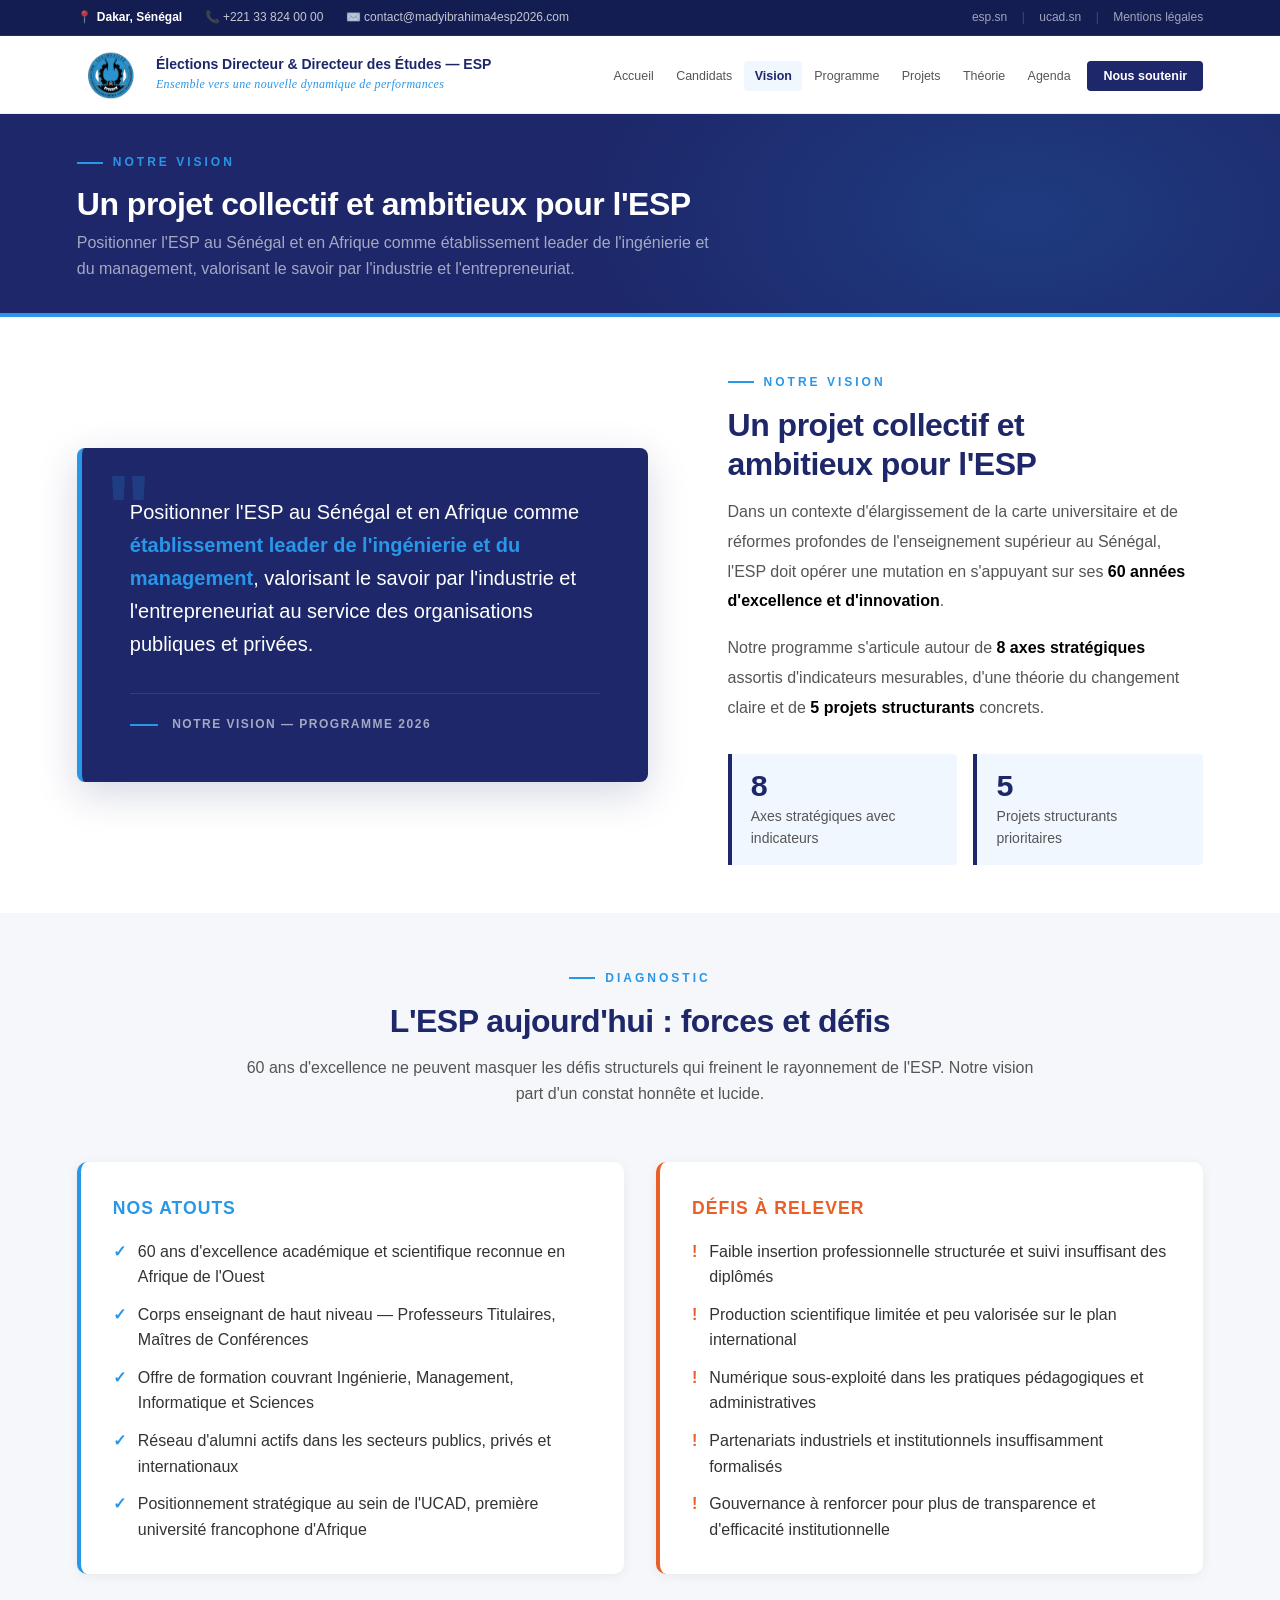
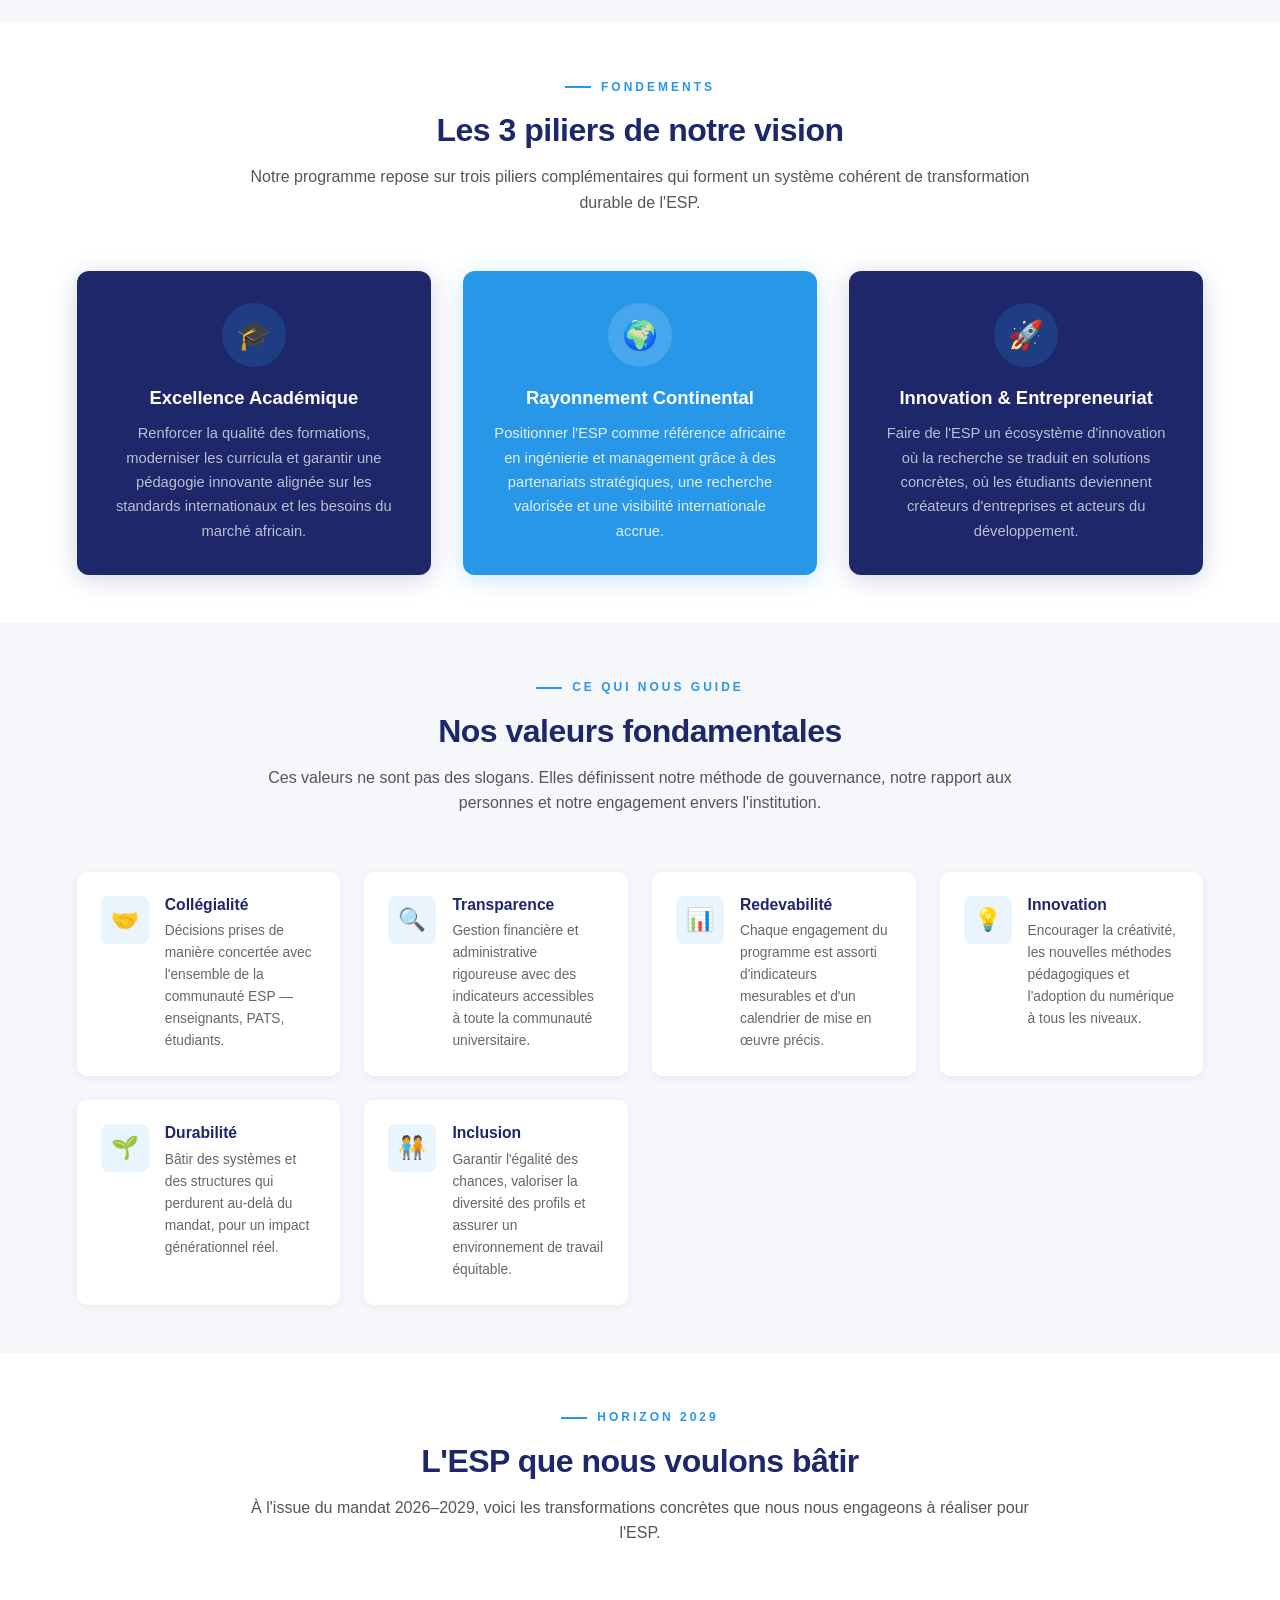
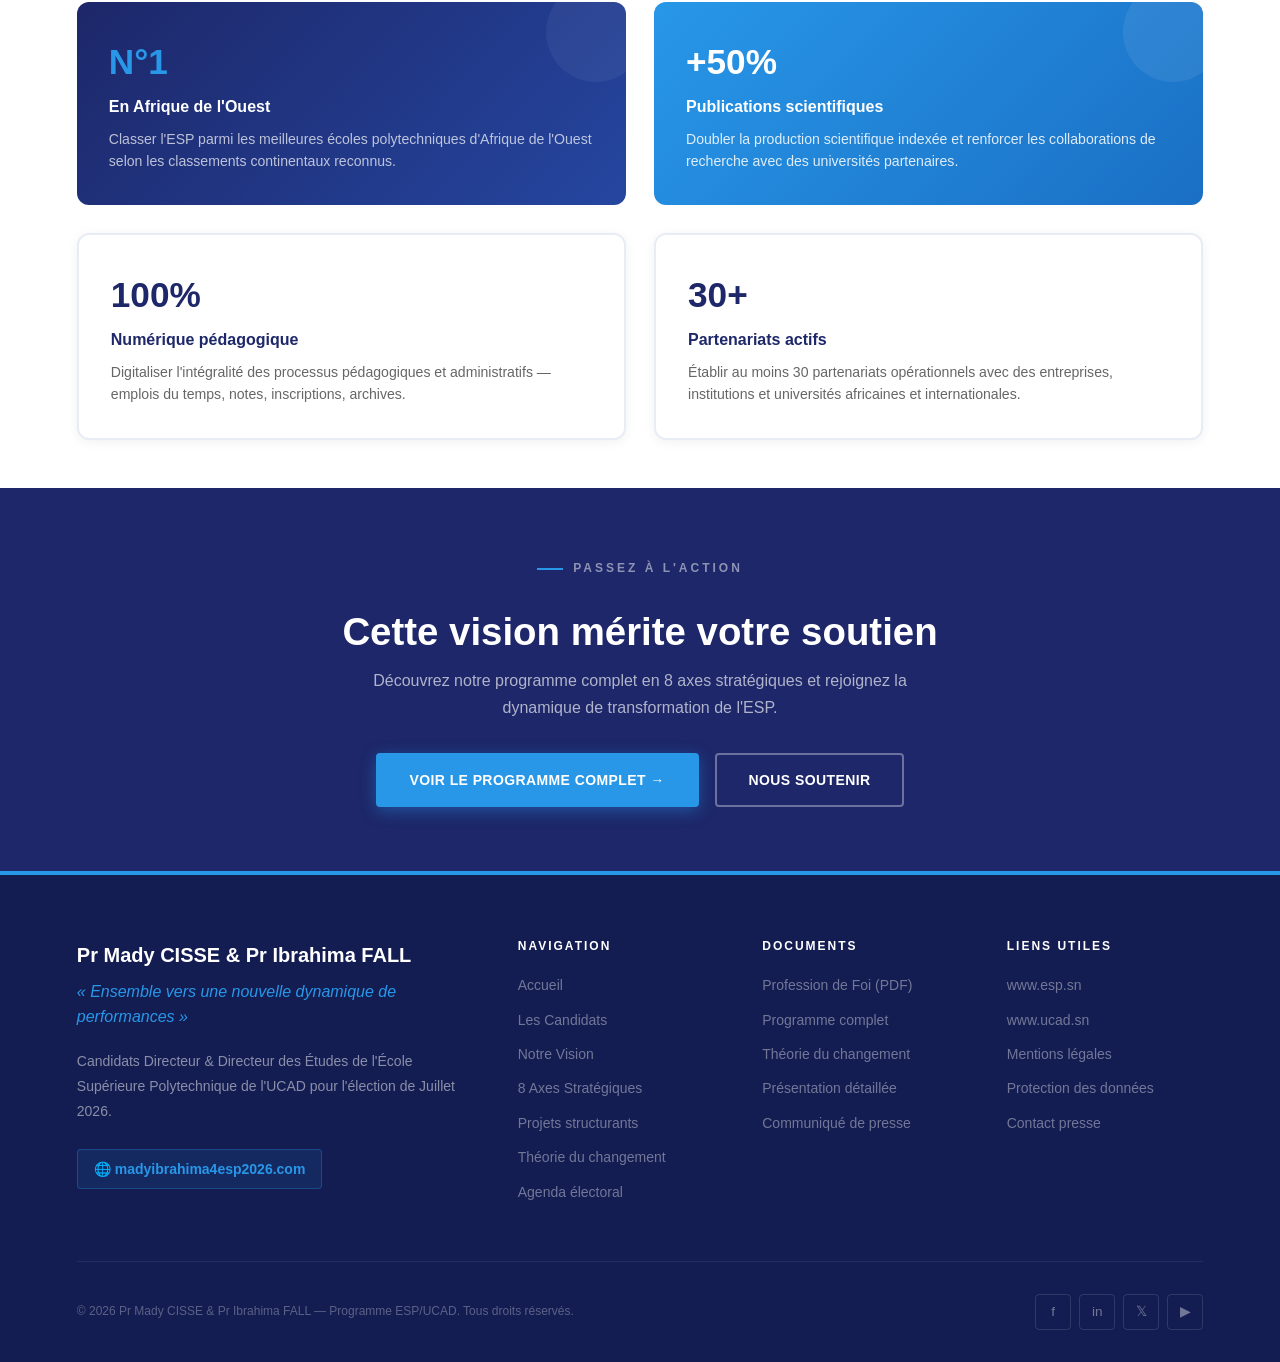
<file: vision.html>
<!DOCTYPE html>
<html lang="fr">
<head>
<meta charset="UTF-8">
<meta name="viewport" content="width=device-width, initial-scale=1.0">
<meta http-equiv="X-UA-Compatible" content="IE=edge">
<meta http-equiv="Referrer-Policy" content="strict-origin-when-cross-origin">
<title>Notre Vision — Pr Mady CISSE & Pr Ibrahima FALL · ESP/UCAD 2026</title>
<meta name="description" content="Positionner l'ESP comme établissement leader de l'ingénierie et du management en Afrique. Découvrez la vision stratégique du programme 2026.">
<meta name="robots" content="index, follow">
<link rel="canonical" href="https://www.madyibrahima4esp2026.com/vision.html">
<link rel="stylesheet" href="styles.css">
</head>
<body>

<!-- ══ TOPBAR ══ -->
<div class="topbar">
  <div class="tb-l">
    <span>📍 <strong>Dakar, Sénégal</strong></span>
    <span>📞 +221 33 824 00 00</span>
    <span>✉️ contact@madyibrahima4esp2026.com</span>
  </div>
  <div class="tb-r">
    <a href="https://www.esp.sn" target="_blank" rel="noopener noreferrer">esp.sn</a>
    <span class="sep">|</span>
    <a href="https://www.ucad.sn" target="_blank" rel="noopener noreferrer">ucad.sn</a>
    <span class="sep">|</span>
    <a href="mentions-legales.html">Mentions légales</a>
  </div>
</div>

<!-- ══ HEADER ══ -->
<header class="site-header">
  <div class="header-inner">
    <a href="index.html" class="brand" aria-label="Accueil">
      <div class="brand-logo">
        <img src="logo.jpg" alt="Logo ESP" onerror="this.style.display='none';this.parentNode.querySelector('.brand-logo-text').style.display='block'">
        <span class="brand-logo-text" style="display:none">ESP</span>
      </div>
      <div class="brand-text">
        <span class="brand-name">Élections Directeur &amp; Directeur des Études — ESP</span>
        <span class="brand-sub">Ensemble vers une nouvelle dynamique de performances</span>
      </div>
    </a>
    <nav aria-label="Navigation principale">
      <ul class="main-nav">
        <li><a href="index.html">Accueil</a></li>
        <li><a href="candidats.html">Candidats</a></li>
        <li><a href="vision.html" class="active">Vision</a></li>
        <li><a href="programme.html">Programme</a></li>
        <li><a href="projets.html">Projets</a></li>
        <li><a href="theorie-du-changement.html">Théorie</a></li>
        <li><a href="agenda.html">Agenda</a></li>
        <li><a href="engagement.html" class="cta">Nous soutenir</a></li>
      </ul>
    </nav>
    <button class="burger" id="menuToggle" aria-label="Ouvrir le menu" aria-expanded="false">
      <span></span><span></span><span></span>
    </button>
  </div>
</header>

<nav class="mobile-nav" id="mobileNav" aria-label="Menu mobile">
  <button class="close-btn" id="closeMenu" aria-label="Fermer">✕</button>
  <a href="index.html">Accueil</a>
  <a href="candidats.html">Les Candidats</a>
  <a href="vision.html">Vision</a>
  <a href="programme.html">Programme</a>
  <a href="projets.html">Projets structurants</a>
  <a href="theorie-du-changement.html">Théorie du changement</a>
  <a href="agenda.html">Agenda électoral</a>
  <a href="engagement.html">Nous soutenir</a>
</nav>

<!-- ══ PAGE BANNER ══ -->
<section class="page-banner">
  <div class="container">
    <div class="eyebrow">Notre Vision</div>
    <h1 class="page-banner-title">Un projet collectif et ambitieux pour l'ESP</h1>
    <p class="page-banner-sub">Positionner l'ESP au Sénégal et en Afrique comme établissement leader de l'ingénierie et du management, valorisant le savoir par l'industrie et l'entrepreneuriat.</p>
  </div>
</section>

<!-- ══ VISION ══ -->
<section class="section vision" id="vision">
  <div class="container">
    <div class="vision-grid">
      <div class="vision-quote reveal">
        <p class="vision-q">Positionner l'ESP au Sénégal et en Afrique comme <strong>établissement leader de l'ingénierie et du management</strong>, valorisant le savoir par l'industrie et l'entrepreneuriat au service des organisations publiques et privées.</p>
        <div class="vision-attr"><div class="attr-line"></div><div class="attr-txt">Notre vision — Programme 2026</div></div>
      </div>
      <div class="vision-text reveal">
        <div class="eyebrow">Notre Vision</div>
        <h2 class="section-title">Un projet collectif et<br>ambitieux pour l'ESP</h2>
        <p>Dans un contexte d'élargissement de la carte universitaire et de réformes profondes de l'enseignement supérieur au Sénégal, l'ESP doit opérer une mutation en s'appuyant sur ses <strong>60 années d'excellence et d'innovation</strong>.</p>
        <p>Notre programme s'articule autour de <strong>8 axes stratégiques</strong> assortis d'indicateurs mesurables, d'une théorie du changement claire et de <strong>5 projets structurants</strong> concrets.</p>
        <div class="vision-feats">
          <div class="vfeat"><div class="vfeat-n">8</div><div class="vfeat-t">Axes stratégiques avec indicateurs</div></div>
          <div class="vfeat"><div class="vfeat-n">5</div><div class="vfeat-t">Projets structurants prioritaires</div></div>
        </div>
      </div>
    </div>
  </div>
</section>

<!-- ══ DIAGNOSTIC ══ -->
<section class="section" id="diagnostic" style="background:#f5f7fa;">
  <div class="container">
    <div class="section-hd center">
      <div class="eyebrow">Diagnostic</div>
      <h2 class="section-title">L'ESP aujourd'hui : forces et défis</h2>
      <p class="section-intro">60 ans d'excellence ne peuvent masquer les défis structurels qui freinent le rayonnement de l'ESP. Notre vision part d'un constat honnête et lucide.</p>
    </div>
    <div style="display:grid;grid-template-columns:1fr 1fr;gap:2rem;margin-top:2.5rem;" class="diag-grid">
      <div class="reveal" style="background:#fff;border-radius:10px;padding:2rem;border-left:4px solid #2897e8;box-shadow:0 2px 12px rgba(0,0,0,.06);">
        <div style="font-size:1.1rem;font-weight:800;color:#2897e8;margin-bottom:1rem;text-transform:uppercase;letter-spacing:1px;">Nos Atouts</div>
        <ul style="list-style:none;padding:0;display:flex;flex-direction:column;gap:.75rem;">
          <li style="display:flex;gap:.75rem;align-items:flex-start;"><span style="color:#2897e8;font-weight:800;flex-shrink:0;">✓</span><span>60 ans d'excellence académique et scientifique reconnue en Afrique de l'Ouest</span></li>
          <li style="display:flex;gap:.75rem;align-items:flex-start;"><span style="color:#2897e8;font-weight:800;flex-shrink:0;">✓</span><span>Corps enseignant de haut niveau — Professeurs Titulaires, Maîtres de Conférences</span></li>
          <li style="display:flex;gap:.75rem;align-items:flex-start;"><span style="color:#2897e8;font-weight:800;flex-shrink:0;">✓</span><span>Offre de formation couvrant Ingénierie, Management, Informatique et Sciences</span></li>
          <li style="display:flex;gap:.75rem;align-items:flex-start;"><span style="color:#2897e8;font-weight:800;flex-shrink:0;">✓</span><span>Réseau d'alumni actifs dans les secteurs publics, privés et internationaux</span></li>
          <li style="display:flex;gap:.75rem;align-items:flex-start;"><span style="color:#2897e8;font-weight:800;flex-shrink:0;">✓</span><span>Positionnement stratégique au sein de l'UCAD, première université francophone d'Afrique</span></li>
        </ul>
      </div>
      <div class="reveal" style="background:#fff;border-radius:10px;padding:2rem;border-left:4px solid #e85f28;box-shadow:0 2px 12px rgba(0,0,0,.06);">
        <div style="font-size:1.1rem;font-weight:800;color:#e85f28;margin-bottom:1rem;text-transform:uppercase;letter-spacing:1px;">Défis à relever</div>
        <ul style="list-style:none;padding:0;display:flex;flex-direction:column;gap:.75rem;">
          <li style="display:flex;gap:.75rem;align-items:flex-start;"><span style="color:#e85f28;font-weight:800;flex-shrink:0;">!</span><span>Faible insertion professionnelle structurée et suivi insuffisant des diplômés</span></li>
          <li style="display:flex;gap:.75rem;align-items:flex-start;"><span style="color:#e85f28;font-weight:800;flex-shrink:0;">!</span><span>Production scientifique limitée et peu valorisée sur le plan international</span></li>
          <li style="display:flex;gap:.75rem;align-items:flex-start;"><span style="color:#e85f28;font-weight:800;flex-shrink:0;">!</span><span>Numérique sous-exploité dans les pratiques pédagogiques et administratives</span></li>
          <li style="display:flex;gap:.75rem;align-items:flex-start;"><span style="color:#e85f28;font-weight:800;flex-shrink:0;">!</span><span>Partenariats industriels et institutionnels insuffisamment formalisés</span></li>
          <li style="display:flex;gap:.75rem;align-items:flex-start;"><span style="color:#e85f28;font-weight:800;flex-shrink:0;">!</span><span>Gouvernance à renforcer pour plus de transparence et d'efficacité institutionnelle</span></li>
        </ul>
      </div>
    </div>
  </div>
</section>

<!-- ══ PILIERS ══ -->
<section class="section" id="piliers">
  <div class="container">
    <div class="section-hd center">
      <div class="eyebrow">Fondements</div>
      <h2 class="section-title">Les 3 piliers de notre vision</h2>
      <p class="section-intro">Notre programme repose sur trois piliers complémentaires qui forment un système cohérent de transformation durable de l'ESP.</p>
    </div>
    <div style="display:grid;grid-template-columns:repeat(3,1fr);gap:2rem;margin-top:2.5rem;" class="piliers-grid">
      <div class="reveal" style="background:#1D2769;color:#fff;border-radius:12px;padding:2rem 1.75rem;text-align:center;box-shadow:0 4px 24px rgba(29,39,105,.2);">
        <div style="width:64px;height:64px;border-radius:50%;background:rgba(40,151,232,.2);display:flex;align-items:center;justify-content:center;margin:0 auto 1.25rem;font-size:1.8rem;">🎓</div>
        <h3 style="font-size:1.15rem;font-weight:800;margin-bottom:.75rem;color:#fff;">Excellence Académique</h3>
        <p style="color:rgba(255,255,255,.7);font-size:.92rem;line-height:1.65;">Renforcer la qualité des formations, moderniser les curricula et garantir une pédagogie innovante alignée sur les standards internationaux et les besoins du marché africain.</p>
      </div>
      <div class="reveal" style="background:#2897e8;color:#fff;border-radius:12px;padding:2rem 1.75rem;text-align:center;box-shadow:0 4px 24px rgba(40,151,232,.25);">
        <div style="width:64px;height:64px;border-radius:50%;background:rgba(255,255,255,.15);display:flex;align-items:center;justify-content:center;margin:0 auto 1.25rem;font-size:1.8rem;">🌍</div>
        <h3 style="font-size:1.15rem;font-weight:800;margin-bottom:.75rem;color:#fff;">Rayonnement Continental</h3>
        <p style="color:rgba(255,255,255,.85);font-size:.92rem;line-height:1.65;">Positionner l'ESP comme référence africaine en ingénierie et management grâce à des partenariats stratégiques, une recherche valorisée et une visibilité internationale accrue.</p>
      </div>
      <div class="reveal" style="background:#1D2769;color:#fff;border-radius:12px;padding:2rem 1.75rem;text-align:center;box-shadow:0 4px 24px rgba(29,39,105,.2);">
        <div style="width:64px;height:64px;border-radius:50%;background:rgba(40,151,232,.2);display:flex;align-items:center;justify-content:center;margin:0 auto 1.25rem;font-size:1.8rem;">🚀</div>
        <h3 style="font-size:1.15rem;font-weight:800;margin-bottom:.75rem;color:#fff;">Innovation & Entrepreneuriat</h3>
        <p style="color:rgba(255,255,255,.7);font-size:.92rem;line-height:1.65;">Faire de l'ESP un écosystème d'innovation où la recherche se traduit en solutions concrètes, où les étudiants deviennent créateurs d'entreprises et acteurs du développement.</p>
      </div>
    </div>
  </div>
</section>

<!-- ══ VALEURS ══ -->
<section class="section" id="valeurs" style="background:#f5f7fa;">
  <div class="container">
    <div class="section-hd center">
      <div class="eyebrow">Ce qui nous guide</div>
      <h2 class="section-title">Nos valeurs fondamentales</h2>
      <p class="section-intro">Ces valeurs ne sont pas des slogans. Elles définissent notre méthode de gouvernance, notre rapport aux personnes et notre engagement envers l'institution.</p>
    </div>
    <div style="display:grid;grid-template-columns:repeat(auto-fit,minmax(240px,1fr));gap:1.5rem;margin-top:2.5rem;">
      <div class="reveal" style="background:#fff;border-radius:10px;padding:1.5rem;display:flex;gap:1rem;align-items:flex-start;box-shadow:0 2px 10px rgba(0,0,0,.06);">
        <div style="width:48px;height:48px;border-radius:8px;background:rgba(40,151,232,.1);display:flex;align-items:center;justify-content:center;flex-shrink:0;font-size:1.4rem;">🤝</div>
        <div><h4 style="font-size:.98rem;font-weight:700;color:#1D2769;margin-bottom:.35rem;">Collégialité</h4><p style="font-size:.86rem;color:#666;line-height:1.6;">Décisions prises de manière concertée avec l'ensemble de la communauté ESP — enseignants, PATS, étudiants.</p></div>
      </div>
      <div class="reveal" style="background:#fff;border-radius:10px;padding:1.5rem;display:flex;gap:1rem;align-items:flex-start;box-shadow:0 2px 10px rgba(0,0,0,.06);">
        <div style="width:48px;height:48px;border-radius:8px;background:rgba(40,151,232,.1);display:flex;align-items:center;justify-content:center;flex-shrink:0;font-size:1.4rem;">🔍</div>
        <div><h4 style="font-size:.98rem;font-weight:700;color:#1D2769;margin-bottom:.35rem;">Transparence</h4><p style="font-size:.86rem;color:#666;line-height:1.6;">Gestion financière et administrative rigoureuse avec des indicateurs accessibles à toute la communauté universitaire.</p></div>
      </div>
      <div class="reveal" style="background:#fff;border-radius:10px;padding:1.5rem;display:flex;gap:1rem;align-items:flex-start;box-shadow:0 2px 10px rgba(0,0,0,.06);">
        <div style="width:48px;height:48px;border-radius:8px;background:rgba(40,151,232,.1);display:flex;align-items:center;justify-content:center;flex-shrink:0;font-size:1.4rem;">📊</div>
        <div><h4 style="font-size:.98rem;font-weight:700;color:#1D2769;margin-bottom:.35rem;">Redevabilité</h4><p style="font-size:.86rem;color:#666;line-height:1.6;">Chaque engagement du programme est assorti d'indicateurs mesurables et d'un calendrier de mise en œuvre précis.</p></div>
      </div>
      <div class="reveal" style="background:#fff;border-radius:10px;padding:1.5rem;display:flex;gap:1rem;align-items:flex-start;box-shadow:0 2px 10px rgba(0,0,0,.06);">
        <div style="width:48px;height:48px;border-radius:8px;background:rgba(40,151,232,.1);display:flex;align-items:center;justify-content:center;flex-shrink:0;font-size:1.4rem;">💡</div>
        <div><h4 style="font-size:.98rem;font-weight:700;color:#1D2769;margin-bottom:.35rem;">Innovation</h4><p style="font-size:.86rem;color:#666;line-height:1.6;">Encourager la créativité, les nouvelles méthodes pédagogiques et l'adoption du numérique à tous les niveaux.</p></div>
      </div>
      <div class="reveal" style="background:#fff;border-radius:10px;padding:1.5rem;display:flex;gap:1rem;align-items:flex-start;box-shadow:0 2px 10px rgba(0,0,0,.06);">
        <div style="width:48px;height:48px;border-radius:8px;background:rgba(40,151,232,.1);display:flex;align-items:center;justify-content:center;flex-shrink:0;font-size:1.4rem;">🌱</div>
        <div><h4 style="font-size:.98rem;font-weight:700;color:#1D2769;margin-bottom:.35rem;">Durabilité</h4><p style="font-size:.86rem;color:#666;line-height:1.6;">Bâtir des systèmes et des structures qui perdurent au-delà du mandat, pour un impact générationnel réel.</p></div>
      </div>
      <div class="reveal" style="background:#fff;border-radius:10px;padding:1.5rem;display:flex;gap:1rem;align-items:flex-start;box-shadow:0 2px 10px rgba(0,0,0,.06);">
        <div style="width:48px;height:48px;border-radius:8px;background:rgba(40,151,232,.1);display:flex;align-items:center;justify-content:center;flex-shrink:0;font-size:1.4rem;">🧑‍🤝‍🧑</div>
        <div><h4 style="font-size:.98rem;font-weight:700;color:#1D2769;margin-bottom:.35rem;">Inclusion</h4><p style="font-size:.86rem;color:#666;line-height:1.6;">Garantir l'égalité des chances, valoriser la diversité des profils et assurer un environnement de travail équitable.</p></div>
      </div>
    </div>
  </div>
</section>

<!-- ══ ESP 2029 ══ -->
<section class="section" id="esp2029">
  <div class="container">
    <div class="section-hd center">
      <div class="eyebrow">Horizon 2029</div>
      <h2 class="section-title">L'ESP que nous voulons bâtir</h2>
      <p class="section-intro">À l'issue du mandat 2026–2029, voici les transformations concrètes que nous nous engageons à réaliser pour l'ESP.</p>
    </div>
    <div style="display:grid;grid-template-columns:1fr 1fr;gap:1.75rem;margin-top:2.5rem;" class="esp2029-grid">
      <div class="reveal" style="background:linear-gradient(135deg,#1D2769 0%,#2546a0 100%);color:#fff;border-radius:12px;padding:2rem;position:relative;overflow:hidden;">
        <div style="position:absolute;top:-20px;right:-20px;width:100px;height:100px;background:rgba(255,255,255,.05);border-radius:50%;"></div>
        <div style="font-size:2.2rem;font-weight:900;color:#2897e8;margin-bottom:.25rem;">N°1</div>
        <div style="font-size:1rem;font-weight:700;margin-bottom:.5rem;">En Afrique de l'Ouest</div>
        <p style="color:rgba(255,255,255,.7);font-size:.88rem;line-height:1.6;">Classer l'ESP parmi les meilleures écoles polytechniques d'Afrique de l'Ouest selon les classements continentaux reconnus.</p>
      </div>
      <div class="reveal" style="background:linear-gradient(135deg,#2897e8 0%,#1a6fc4 100%);color:#fff;border-radius:12px;padding:2rem;position:relative;overflow:hidden;">
        <div style="position:absolute;top:-20px;right:-20px;width:100px;height:100px;background:rgba(255,255,255,.07);border-radius:50%;"></div>
        <div style="font-size:2.2rem;font-weight:900;color:#fff;margin-bottom:.25rem;">+50%</div>
        <div style="font-size:1rem;font-weight:700;margin-bottom:.5rem;">Publications scientifiques</div>
        <p style="color:rgba(255,255,255,.85);font-size:.88rem;line-height:1.6;">Doubler la production scientifique indexée et renforcer les collaborations de recherche avec des universités partenaires.</p>
      </div>
      <div class="reveal" style="background:#fff;border:2px solid #e8edf5;border-radius:12px;padding:2rem;box-shadow:0 2px 12px rgba(0,0,0,.06);">
        <div style="font-size:2.2rem;font-weight:900;color:#1D2769;margin-bottom:.25rem;">100%</div>
        <div style="font-size:1rem;font-weight:700;color:#1D2769;margin-bottom:.5rem;">Numérique pédagogique</div>
        <p style="color:#666;font-size:.88rem;line-height:1.6;">Digitaliser l'intégralité des processus pédagogiques et administratifs — emplois du temps, notes, inscriptions, archives.</p>
      </div>
      <div class="reveal" style="background:#fff;border:2px solid #e8edf5;border-radius:12px;padding:2rem;box-shadow:0 2px 12px rgba(0,0,0,.06);">
        <div style="font-size:2.2rem;font-weight:900;color:#1D2769;margin-bottom:.25rem;">30+</div>
        <div style="font-size:1rem;font-weight:700;color:#1D2769;margin-bottom:.5rem;">Partenariats actifs</div>
        <p style="color:#666;font-size:.88rem;line-height:1.6;">Établir au moins 30 partenariats opérationnels avec des entreprises, institutions et universités africaines et internationales.</p>
      </div>
    </div>
  </div>
</section>

<!-- ══ CTA VISION ══ -->
<section class="section" style="background:#1D2769;text-align:center;padding:4rem 6%;">
  <div class="container">
    <div class="eyebrow" style="color:rgba(255,255,255,.5);">Passez à l'action</div>
    <h2 style="font-size:clamp(1.6rem,3vw,2.4rem);font-weight:800;color:#fff;margin:1rem 0 .75rem;">Cette vision mérite votre soutien</h2>
    <p style="color:rgba(255,255,255,.65);max-width:580px;margin:0 auto 2rem;font-size:1rem;line-height:1.7;">Découvrez notre programme complet en 8 axes stratégiques et rejoignez la dynamique de transformation de l'ESP.</p>
    <div style="display:flex;gap:1rem;justify-content:center;flex-wrap:wrap;">
      <a href="programme.html" class="btn btn-primary">Voir le programme complet →</a>
      <a href="engagement.html" class="btn" style="background:transparent;border:2px solid rgba(255,255,255,.35);color:#fff;">Nous soutenir</a>
    </div>
  </div>
</section>

<!-- ══ FOOTER ══ -->
<footer>
  <div class="footer-top">
    <div>
      <div class="foot-name">Pr Mady CISSE &amp; Pr Ibrahima FALL</div>
      <div class="foot-tag">« Ensemble vers une nouvelle dynamique de performances »</div>
      <p class="foot-desc">Candidats Directeur &amp; Directeur des Études de l'École Supérieure Polytechnique de l'UCAD pour l'élection de Juillet 2026.</p>
      <a href="https://www.madyibrahima4esp2026.com" class="foot-link" rel="noopener noreferrer">🌐 madyibrahima4esp2026.com</a>
    </div>
    <div class="footer-col">
      <h4>Navigation</h4>
      <ul>
        <li><a href="index.html">Accueil</a></li>
        <li><a href="candidats.html">Les Candidats</a></li>
        <li><a href="vision.html">Notre Vision</a></li>
        <li><a href="programme.html">8 Axes Stratégiques</a></li>
        <li><a href="projets.html">Projets structurants</a></li>
        <li><a href="theorie-du-changement.html">Théorie du changement</a></li>
        <li><a href="agenda.html">Agenda électoral</a></li>
      </ul>
    </div>
    <div class="footer-col">
      <h4>Documents</h4>
      <ul>
        <li><a href="documents/profession-de-foi.pdf" target="_blank" rel="noopener noreferrer">Profession de Foi (PDF)</a></li>
        <li><a href="documents/programme-complet.pdf" target="_blank" rel="noopener noreferrer">Programme complet</a></li>
        <li><a href="documents/theorie-du-changement.pdf" target="_blank" rel="noopener noreferrer">Théorie du changement</a></li>
        <li><a href="documents/presentation.pdf" target="_blank" rel="noopener noreferrer">Présentation détaillée</a></li>
        <li><a href="documents/communique-presse.pdf" target="_blank" rel="noopener noreferrer">Communiqué de presse</a></li>
      </ul>
    </div>
    <div class="footer-col">
      <h4>Liens utiles</h4>
      <ul>
        <li><a href="https://www.esp.sn" target="_blank" rel="noopener noreferrer">www.esp.sn</a></li>
        <li><a href="https://www.ucad.sn" target="_blank" rel="noopener noreferrer">www.ucad.sn</a></li>
        <li><a href="mentions-legales.html">Mentions légales</a></li>
        <li><a href="mentions-legales.html#donnees">Protection des données</a></li>
        <li><a href="engagement.html">Contact presse</a></li>
      </ul>
    </div>
  </div>
  <div class="footer-bot">
    <p class="footer-copy">© 2026 Pr Mady CISSE &amp; Pr Ibrahima FALL — Programme ESP/UCAD. Tous droits réservés.</p>
    <div class="socials">
      <a href="#" class="soc" aria-label="Facebook" rel="noopener noreferrer">f</a>
      <a href="#" class="soc" aria-label="LinkedIn" rel="noopener noreferrer">in</a>
      <a href="#" class="soc" aria-label="Twitter / X" rel="noopener noreferrer">𝕏</a>
      <a href="#" class="soc" aria-label="YouTube" rel="noopener noreferrer">▶</a>
    </div>
  </div>
</footer>

<script src="main.js" defer></script>
</body>
</html>
</file>
<file: styles.css>
@import url('https://fonts.googleapis.com/css2?family=Playfair+Display:ital@1&display=swap');

/* ═══════════════════════════════════════════════════════════════════
   CHARTE GRAPHIQUE ESP — Couleurs officielles + typographie esp.sn
   Police : système (identique à Hello Elementor / esp.sn)
   Couleurs : #1D2769 dominant · #2897e8 accent · #fff · #333
═══════════════════════════════════════════════════════════════════ */

:root {
  --esp-navy:      #1D2769;
  --esp-navy-dark: #141d52;
  --esp-navy-mid:  #253394;
  --esp-blue:      #2897e8;
  --esp-blue-dark: #1a7cc4;
  --esp-blue-pale: #e8f4fd;
  --esp-blue-bg:   #f0f7ff;
  --white:    #ffffff;
  --black:    #000000;
  --text:     #333333;
  --text-mid: #555555;
  --text-lt:  #777777;
  --gray-50:  #fafafa;
  --gray-100: #f5f7fa;
  --gray-200: #ebeef3;
  --gray-300: #d4dde8;
  --border:   #dde3ef;
  --font: -apple-system, BlinkMacSystemFont, "Segoe UI", Roboto,
          "Helvetica Neue", Arial, "Noto Sans", sans-serif;
  --text-xs:  0.75rem;
  --text-sm:  0.875rem;
  --text-base:1rem;
  --text-lg:  1.125rem;
  --text-xl:  1.25rem;
  --text-2xl: 1.5rem;
  --text-3xl: 1.75rem;
  --text-4xl: 2rem;
  --text-5xl: 2.5rem;
  --lh-text:  1.6;
  --lh-head:  1.2;
  --r:    4px;
  --r-lg: 8px;
  --shadow-sm: 0 1px 4px rgba(29,39,105,.08);
  --shadow:    0 4px 20px rgba(29,39,105,.12);
  --shadow-lg: 0 12px 40px rgba(29,39,105,.18);
}

/* ── Reset ── */
*, *::before, *::after { margin:0; padding:0; box-sizing:border-box; }
html { scroll-behavior:smooth; }
body {
  font-family: var(--font);
  font-size: var(--text-base);
  color: var(--text);
  background: var(--white);
  line-height: var(--lh-text);
  overflow-x: clip;
  -webkit-font-smoothing: antialiased;
}
img { max-width:100%; display:block; }
a { color: inherit; text-decoration: none; }
h1,h2,h3,h4,h5,h6 {
  font-family: var(--font);
  line-height: var(--lh-head);
  font-weight: 700;
  color: var(--black);
}

/* ════════════════════════════════════
   TOPBAR
════════════════════════════════════ */
.topbar {
  background: var(--esp-navy-dark);
  color: rgba(255,255,255,.75);
  font-size: var(--text-xs);
  padding: .5rem 6%;
  display: flex;
  justify-content: space-between;
  align-items: center;
  border-bottom: 1px solid rgba(255,255,255,.08);
}
.tb-l { display:flex; align-items:center; gap:1.4rem; flex-wrap:wrap; }
.tb-l span { display:flex; align-items:center; gap:5px; }
.tb-l strong { color:var(--white); font-weight:600; }
.tb-r { display:flex; align-items:center; gap:.9rem; }
.tb-r a {
  color:rgba(255,255,255,.6);
  font-size:var(--text-xs);
  font-weight:500;
  transition:color .15s;
}
.tb-r a:hover { color:var(--esp-blue); }
.tb-r .sep { color:rgba(255,255,255,.2); }

/* ════════════════════════════════════
   HEADER
════════════════════════════════════ */
.site-header {
  background: var(--white);
  position: sticky;
  top: 0;
  z-index: 300;
  box-shadow: 0 2px 12px rgba(29,39,105,.1);
  border-bottom: 1px solid var(--gray-200);
}
.header-inner {
  max-width: 1280px;
  margin: 0 auto;
  padding: .9rem 6%;
  display: flex;
  align-items: center;
  justify-content: space-between;
  gap: 2rem;
}
.brand { display: flex; align-items: center; gap: 12px; }
.brand-logo {
  height: 48px; width: auto; flex-shrink: 0;
  display: flex; align-items: center; justify-content: center;
}
.brand-logo img { height: 48px; width: auto; object-fit: contain; display: block; }
.brand-logo-text { font-size: .95rem; font-weight: 800; color: var(--white); letter-spacing: 1px; }
.brand-text { display:flex; flex-direction:column; }
.brand-name { font-size: var(--text-sm); font-weight: 700; color: var(--esp-navy); line-height: 1.3; }
.brand-sub { font-size: var(--text-xs); color: var(--esp-blue); margin-top: 2px; font-family: Georgia, 'Times New Roman', serif; font-style: italic; letter-spacing: .3px; }
.main-nav { display:flex; list-style:none; align-items:center; gap:.1rem; }
.main-nav a {
  color: var(--text-mid);
  font-size: .78rem;
  font-weight: 500;
  padding: .5rem .65rem;
  border-radius: var(--r);
  transition: all .15s;
}
.main-nav a:hover { color:var(--esp-navy); background:var(--esp-blue-bg); }
.main-nav a.active { color:var(--esp-navy); background:var(--esp-blue-bg); font-weight:700; }
.main-nav a.cta {
  background: var(--esp-navy); color: var(--white);
  padding: .5rem 1rem; font-weight: 600; margin-left: .3rem;
}
.main-nav a.cta:hover { background: var(--esp-navy-dark); }
.main-nav a.cta.active { background: var(--esp-navy-dark); }
.burger {
  display:none; flex-direction:column; gap:5.5px;
  cursor:pointer; padding:10px; background:none; border:none;
  border-radius:8px; transition:background .2s;
}
.burger:hover { background:rgba(29,39,105,.07); }
.burger span {
  width:24px; height:2.5px; background:var(--esp-navy);
  border-radius:3px; display:block;
  transition:transform .3s ease, opacity .2s ease, width .25s ease;
}
.burger.open span:nth-child(1) { transform:translateY(8px) rotate(45deg); }
.burger.open span:nth-child(2) { opacity:0; width:0; }
.burger.open span:nth-child(3) { transform:translateY(-8px) rotate(-45deg); }

/* Backdrop */
html.menu-open body { overflow: clip; }

.mobile-overlay {
  position:fixed; inset:0;
  background:rgba(0,8,32,.5);
  z-index:399;
  opacity:0; visibility:hidden;
  transition:opacity .35s, visibility .35s;
  backdrop-filter:blur(3px);
  -webkit-backdrop-filter:blur(3px);
}
.mobile-overlay.open { opacity:1; visibility:visible; }

/* Panneau latéral */
.mobile-nav {
  position:fixed; top:0; right:0;
  height:100vh;
  height:100dvh;
  width:min(300px, 86vw);
  background:var(--white); z-index:400;
  display:flex; flex-direction:column;
  transform:translateX(105%);
  visibility:hidden;
  transition:transform .35s cubic-bezier(.4,0,.2,1), visibility .35s;
  box-shadow:-6px 0 30px rgba(0,8,32,.18);
  overflow-y:auto;
  overflow-x:hidden;
  overscroll-behavior-y:contain;
  -webkit-overflow-scrolling:touch;
  padding-bottom:max(1.5rem, env(safe-area-inset-bottom));
}
.mobile-nav.open { transform:translateX(0); visibility:visible; }

/* En-tête du panneau */
.mob-nav-hd {
  display:flex; align-items:center; justify-content:space-between;
  padding:1rem 1.2rem;
  background:var(--esp-navy);
  flex-shrink:0;
}
.mob-nav-brand { color:var(--white); }
.mob-nav-brand strong { display:block; font-size:.85rem; font-weight:700; letter-spacing:.04em; }
.mob-nav-brand span {
  display:block;
  font-family:'Playfair Display', Georgia, serif;
  font-style:italic;
  font-size:.78rem;
  color:rgba(255,255,255,.82);
  font-weight:400;
  margin-top:4px;
  letter-spacing:.02em;
  line-height:1.35;
}

/* Bouton fermer */
.close-btn {
  width:32px; height:32px;
  background:rgba(255,255,255,.15); border:1px solid rgba(255,255,255,.2);
  border-radius:50%;
  font-size:.95rem; cursor:pointer; color:var(--white);
  display:flex; align-items:center; justify-content:center;
  transition:background .2s;
  flex-shrink:0;
}
.close-btn:hover { background:rgba(255,255,255,.3); }

/* Liens */
.mobile-nav a {
  display:flex; align-items:center; justify-content:space-between;
  padding:.7rem 1.2rem;
  border-bottom:1px solid var(--gray-100);
  color:var(--text); font-size:.9rem; font-weight:600;
  transition:background .15s, color .15s, padding-left .2s;
}
.mobile-nav a::after { content:'›'; font-size:1.2rem; color:var(--esp-blue); opacity:.5; }
.mobile-nav a:hover { background:var(--esp-blue-bg); color:var(--esp-navy); padding-left:1.6rem; }
.mobile-nav a.active { color:var(--esp-blue); background:var(--esp-blue-bg); }

/* CTA */
.mobile-nav a.cta {
  margin:.8rem 1.2rem 1rem;
  padding:.75rem 1.2rem;
  background:var(--esp-navy); color:var(--white) !important;
  border-radius:var(--r-lg);
  justify-content:center;
  font-size:.9rem;
  border-bottom:none;
}
.mobile-nav a.cta::after { display:none; }
.mobile-nav a.cta:hover { background:var(--esp-blue); padding-left:1.2rem; }

/* ════════════════════════════════════
   HERO
════════════════════════════════════ */
@keyframes pulse { 0%,100%{opacity:1} 50%{opacity:.4} }

.hero {
  position: relative;
  background: linear-gradient(145deg, #253394 0%, #1D2769 55%, #141d52 100%);
  overflow: hidden;
  min-height: 88vh;
  display: flex;
  align-items: stretch;
}
.hero::before {
  content: '';
  position: absolute; inset: 0;
  background:
    radial-gradient(ellipse 900px 600px at 95% -5%, rgba(40,151,232,.28) 0%, transparent 60%),
    radial-gradient(ellipse 600px 500px at 5%  95%, rgba(20,29,82,.40) 0%, transparent 55%);
  pointer-events: none;
}
.hero::after {
  content: '';
  position: absolute; inset: 0;
  background-image: repeating-linear-gradient(
    -55deg,
    transparent, transparent 80px,
    rgba(255,255,255,.012) 80px, rgba(255,255,255,.012) 81px
  );
  pointer-events: none; z-index: 1;
}
.hero-content {
  position: relative; z-index: 2;
  max-width: 1280px; margin: 0 auto; padding: 0 6%; width: 100%;
  display: grid; grid-template-columns: 1fr clamp(320px, 44%, 520px);
  gap: 2.5rem; align-items: center;
  min-height: 88vh;
}
.hero-left { padding: 4.5rem 0; min-width: 0; overflow: hidden; }

.hero-kicker {
  display: inline-flex; align-items: center; gap: 10px;
  font-size: var(--text-xs); font-weight: 700;
  text-transform: uppercase; letter-spacing: 3px;
  color: var(--esp-blue); margin-bottom: 1.6rem;
  padding: .4rem 1.1rem;
  background: rgba(40,151,232,.1);
  border: 1px solid rgba(40,151,232,.25);
  border-radius: 100px;
}
.kicker-pulse {
  width: 7px; height: 7px;
  background: #22c55e; border-radius: 50%;
  box-shadow: 0 0 8px rgba(34,197,94,.7);
  animation: pulse 2s infinite; flex-shrink: 0;
}
.hero-title {
  font-family: 'Montserrat', var(--font);
  font-size: clamp(2.4rem, 5vw, 4.2rem);
  color: var(--white); font-weight: 900;
  line-height: 1.05; letter-spacing: -1px;
  margin-bottom: 1.2rem;
}
.ht-prenom {
  display: block; font-weight: 700; font-size: .52em;
  color: rgba(255,255,255,.5); letter-spacing: 7px;
  text-transform: uppercase; margin-bottom: .06em;
  font-family: 'Montserrat', var(--font);
}
.ht-nom {
  display: block; font-weight: 900;
  text-transform: uppercase; color: var(--white); line-height: 1;
}
.ht-amp {
  display: block; font-family: 'Montserrat', var(--font);
  font-weight: 300; font-size: .3em;
  color: var(--esp-blue); letter-spacing: 8px;
  text-transform: uppercase; margin: .45em 0;
}
.hero-role {
  font-size: var(--text-sm); color: rgba(255,255,255,.5);
  margin-bottom: 1.4rem; padding-bottom: 1.4rem;
  border-bottom: 1px solid rgba(255,255,255,.08); line-height: 1.75;
}
.hero-role strong { color: rgba(255,255,255,.75); font-weight: 600; }
.hero-slogan {
  font-size: var(--text-lg); font-weight: 500; font-style: italic;
  color: var(--white); line-height: 1.6;
  margin: 0 0 1.8rem; padding-left: 1.3rem;
  border-left: 3px solid var(--esp-blue);
  max-width: 500px;
}
.hero-btns { display: flex; gap: 1rem; flex-wrap: wrap; margin-bottom: 2rem; width: 100%; }
.btn {
  display: inline-flex; align-items:center; gap:8px;
  padding: .85rem 2rem; border-radius: var(--r);
  font-size: var(--text-sm); font-weight: 600;
  transition: all .2s; border: 2px solid transparent;
  cursor: pointer; text-transform: uppercase; letter-spacing: .4px;
}
.btn-primary { background: var(--esp-blue); color: var(--white); border-color: var(--esp-blue); box-shadow: 0 4px 16px rgba(40,151,232,.4); }
.btn-primary:hover { background: var(--esp-blue-dark); border-color: var(--esp-blue-dark); transform: translateY(-2px); box-shadow: 0 6px 22px rgba(40,151,232,.5); }
.btn-outline { background: transparent; color: var(--white); border-color: rgba(255,255,255,.35); }
.btn-outline:hover { border-color:var(--white); background:rgba(255,255,255,.06); }

.hero-meta {
  display: flex; flex-wrap: wrap;
  border: 1px solid rgba(255,255,255,.08);
  border-radius: var(--r); overflow: hidden;
  background: rgba(255,255,255,.03);
  max-width: 440px;
}
.hero-meta-item {
  flex: 1; padding: .85rem 1.2rem;
  border-right: 1px solid rgba(255,255,255,.08);
  min-width: 100px;
}
.hero-meta-item:last-child { border-right: none; }
.hero-meta-label {
  font-size: 10px; color: rgba(255,255,255,.35);
  text-transform: uppercase; letter-spacing: 1.5px;
  font-weight: 700; margin-bottom: 3px;
}
.hero-meta-value { color: var(--white); font-size: var(--text-sm); font-weight: 700; }

/* Hero droite — portraits candidats */
.hero-right {
  display: flex; flex-direction: column;
  gap: .9rem; align-self: stretch;
  padding: 3rem 0;
}
.hero-portraits {
  display: grid; grid-template-columns: 1fr 1fr;
  gap: .9rem; flex: 1;
  align-items: start;
}

/* Carte portrait */
.hero-portrait {
  display: flex; flex-direction: column;
  border-radius: var(--r-lg);
  overflow: hidden;
  background: rgba(255,255,255,.05);
  border: 1px solid rgba(255,255,255,.1);
  box-shadow: 0 8px 36px rgba(0,0,0,.45);
  transition: transform .3s ease, box-shadow .3s ease;
}
.hero-portrait:hover {
  transform: translateY(-6px);
  box-shadow: 0 20px 55px rgba(0,0,0,.6);
}
.hero-portrait:first-child { border-top: 3px solid var(--esp-blue); }
.hero-portrait.alt {
  border-top: 3px solid rgba(255,255,255,.25);
}

/* Zone photo */
.hero-portrait-img {
  position: relative;
  height: 290px;
  background: #0a0e28;
  overflow: hidden;
  flex-shrink: 0;
}
/* Numéro badge */
.hero-portrait:first-child .hero-portrait-img::before,
.hero-portrait.alt .hero-portrait-img::before {
  content: none;
}
.hero-portrait-img img {
  width: 100%; height: 100%;
  object-fit: cover; object-position: top center;
  transition: transform .45s ease;
}
.hero-portrait:hover .hero-portrait-img img { transform: scale(1.05); }
.hero-portrait::after { display: none; }

/* Section info sous la photo */
.hero-portrait-info {
  padding: .9rem 1rem 1.1rem;
  background: rgba(10,14,45,.78);
  border-top: 1px solid rgba(255,255,255,.07);
}
.portrait-tag {
  display: inline-block; font-size: 9px; font-weight: 700;
  text-transform: uppercase; letter-spacing: 1.5px;
  color: var(--esp-blue); background: rgba(40,151,232,.15);
  border: 1px solid rgba(40,151,232,.35);
  padding: .2rem .65rem; border-radius: 100px; margin-bottom: .5rem;
}
.portrait-tag.alt {
  color: var(--esp-blue);
  background: rgba(40,151,232,.15);
  border-color: rgba(40,151,232,.35);
}
.portrait-name {
  font-family: 'Montserrat', var(--font);
  font-size: 1.05rem; color: var(--white);
  font-weight: 800; line-height: 1.15;
  text-transform: uppercase;
}
.portrait-name strong { font-weight: 900; }
.portrait-grade {
  font-size: 10px; color: rgba(255,255,255,.38);
  margin-top: 4px; font-weight: 500;
}
.hero-right-badge {
  display: flex; align-items: center; gap: .6rem;
  font-size: var(--text-xs); color: rgba(255,255,255,.4);
  background: rgba(255,255,255,.04);
  border: 1px solid rgba(255,255,255,.07);
  padding: .6rem 1rem; border-radius: var(--r); font-weight: 600;
}
.live-dot {
  width: 7px; height: 7px; background: #22c55e;
  border-radius: 50%; box-shadow: 0 0 8px rgba(34,197,94,.6);
  animation: pulse 2s infinite; flex-shrink: 0;
}

/* ════════════════════════════════════
   PAGE BANNER — bandeau des pages internes
════════════════════════════════════ */
.page-banner {
  background: var(--esp-navy);
  padding: 2rem 6%;
  border-bottom: 4px solid var(--esp-blue);
  position: relative;
  overflow: hidden;
}
.page-banner::before {
  content: '';
  position: absolute; inset: 0;
  background: radial-gradient(ellipse 700px 400px at 80% 50%, rgba(40,151,232,.18) 0%, transparent 65%);
  pointer-events: none;
}
.page-banner .container { max-width: 1280px; margin: 0 auto; position: relative; z-index: 1; }
.page-banner .eyebrow { color: var(--esp-blue); margin-bottom: 0.8rem; }
.page-banner .eyebrow::before { background: var(--esp-blue); }
.page-banner-title {
  font-size: clamp(1.4rem, 3vw, 2rem);
  color: var(--white); font-weight: 800;
  margin-bottom: 0.4rem; letter-spacing: -0.5px;
}
.page-banner-sub { color: rgba(255,255,255,.6); font-size: var(--text-base); max-width: 640px; line-height: 1.6; }

/* ════════════════════════════════════
   GENERIQUE SECTIONS
════════════════════════════════════ */
.section { padding:3rem 6%; }
.container { max-width:1280px; margin:0 auto; }
.section-hd { max-width:800px; margin-bottom:3.5rem; }
.section-hd.center { margin-left:auto; margin-right:auto; text-align:center; }
.eyebrow {
  display: inline-flex; align-items:center; gap:10px;
  font-size: var(--text-xs); font-weight:700;
  text-transform: uppercase; letter-spacing:3px;
  color: var(--esp-blue); margin-bottom:.9rem;
}
.eyebrow::before { content:''; width:26px; height:2px; background:var(--esp-blue); flex-shrink:0; }
.section-hd.center .eyebrow { justify-content:center; }
.section-title { font-size: var(--text-4xl); font-weight: 800; color: var(--esp-navy); letter-spacing: -.5px; margin-bottom:.9rem; line-height: var(--lh-head); }
.section-intro { color:var(--text-mid); font-size:var(--text-base); line-height:var(--lh-text); }

/* ════════════════════════════════════
   STATS
════════════════════════════════════ */
.stats-bar { background:var(--esp-navy); padding:2.5rem 6%; }
.stats-grid { max-width:1280px; margin:0 auto; display:grid; grid-template-columns:repeat(4,1fr); gap:2rem; }
.stat-card { text-align:center; }
.stat-num { font-size: 2.8rem; font-weight: 800; color: var(--white); line-height:1; margin-bottom:.4rem; letter-spacing:-1px; }
.stat-num small { font-size:1.6rem; color:var(--esp-blue); }
.stat-label { font-size: var(--text-xs); color: rgba(255,255,255,.7); text-transform: uppercase; letter-spacing: 1.5px; font-weight: 600; }

/* ════════════════════════════════════
   VISION
════════════════════════════════════ */
.vision { background:var(--white); }
.vision-grid { display:grid; grid-template-columns:1.2fr 1fr; gap:5rem; align-items:center; }
.vision-quote { background: var(--esp-navy); color: var(--white); padding: 3rem; border-radius: var(--r-lg); position: relative; box-shadow: var(--shadow-lg); border-left: 5px solid var(--esp-blue); }
.vision-quote::before { content: '"'; position: absolute; top:.8rem; left:1.5rem; font-size: 6rem; color: rgba(40,151,232,.2); line-height:1; font-weight:800; }
.vision-q { font-size: var(--text-xl); line-height: 1.65; font-weight: 500; margin-bottom: 2rem; position: relative; z-index:1; }
.vision-q strong { color:var(--esp-blue); font-weight:700; }
.vision-attr { display:flex; align-items:center; gap:.9rem; padding-top:1.3rem; border-top:1px solid rgba(255,255,255,.1); }
.attr-line { width:28px; height:2px; background:var(--esp-blue); flex-shrink:0; }
.attr-txt { font-size:var(--text-xs); color:rgba(255,255,255,.6); font-weight:600; text-transform:uppercase; letter-spacing:1.5px; }
.vision-text p { font-size:var(--text-base); line-height:1.85; color:var(--text-mid); margin-bottom:1.1rem; }
.vision-text p strong { color:var(--black); font-weight:700; }
.vision-feats { display:grid; grid-template-columns:1fr 1fr; gap:1rem; margin-top:2rem; }
.vfeat { padding:1rem 1.2rem; background:var(--esp-blue-bg); border-left:4px solid var(--esp-navy); border-radius:0 var(--r) var(--r) 0; }
.vfeat-n { font-size:1.9rem; font-weight:800; color:var(--esp-navy); line-height:1; margin-bottom:4px; }
.vfeat-t { font-size:var(--text-sm); color:var(--text-mid); font-weight:500; }

/* ════════════════════════════════════
   CANDIDATS
════════════════════════════════════ */
.cand-section { background:#eef1f7; }
.cand-grid { display:flex; flex-direction:column; gap:2.5rem; margin-top:1rem; }

/* ── Card horizontale ── */
.cand-card {
  background:var(--white);
  border-radius:var(--r-lg); overflow:hidden;
  box-shadow:0 4px 28px rgba(29,39,105,.1);
  border:1px solid var(--gray-200);
  display:grid;
  grid-template-areas:"banner banner" "head body";
  grid-template-columns:360px 1fr;
  grid-template-rows:3px 1fr;
  transition:box-shadow .3s;
}
.cand-card:hover { box-shadow:0 14px 44px rgba(29,39,105,.16); }

/* Bandeau couleur top */
.cand-banner { grid-area:banner; height:3px; background:var(--esp-navy); }
.cand-banner.alt { background:var(--esp-blue); }

/* ── Colonne PHOTO gauche ── */
.cand-head {
  grid-area:head;
  position:relative; overflow:hidden;
  min-height:480px; background:#07102a;
}
.cand-head::after {
  content:''; position:absolute; inset:0; z-index:1;
  background:
    linear-gradient(to right, rgba(7,16,42,0) 55%, rgba(7,16,42,.45) 100%),
    linear-gradient(to top, rgba(7,16,42,.92) 0%, rgba(7,16,42,.45) 45%, rgba(7,16,42,.05) 100%);
}
.cand-photo { position:absolute; inset:0; width:100%; height:100%; }
.cand-photo img { width:100%; height:100%; object-fit:cover; object-position:center top; }
.cand-head-info {
  position:absolute; bottom:0; left:0; right:0;
  padding:1.5rem 1.8rem; z-index:2;
}
.cand-poste {
  display:inline-block; font-size:9px; font-weight:700;
  text-transform:uppercase; letter-spacing:2px;
  color:var(--esp-blue); background:rgba(40,151,232,.18);
  padding:.28rem .85rem; border-radius:100px; margin-bottom:.5rem;
  border:1px solid rgba(40,151,232,.45);
}
.cand-poste.alt {
  color:rgba(255,255,255,.9); background:rgba(255,255,255,.15);
  border-color:rgba(255,255,255,.3);
}
.cand-name { font-size:var(--text-2xl); font-weight:800; color:#fff; line-height:1.15; }
.cand-titre { font-size:var(--text-xs); color:rgba(255,255,255,.5); margin-top:.3rem; line-height:1.4; }

/* ── Colonne CONTENU droite ── */
.cand-body {
  grid-area:body;
  padding:2.2rem 2.8rem 2.2rem 2.4rem;
  display:flex; flex-direction:column; justify-content:center;
  border-left:1px solid var(--gray-100);
}
.cand-body p { font-size:var(--text-sm); line-height:1.8; color:var(--text-mid); margin-bottom:1rem; }
.cand-body ul {
  list-style:none; margin:0 0 .5rem; padding:0;
  display:grid; grid-template-columns:1fr 1fr; gap:.38rem .6rem;
}
.cand-body ul li {
  font-size:.8rem; line-height:1.55; color:var(--text-mid);
  padding:.2rem 0 .2rem 1rem; position:relative;
  border-bottom:1px solid var(--gray-100);
}
.cand-body ul li:last-child { border-bottom:none; }
.cand-body ul li::before {
  content:''; position:absolute; left:0; top:.63em;
  width:5px; height:5px; border-radius:50%; background:var(--esp-blue); flex-shrink:0;
}
.cand-chips {
  display:flex; flex-wrap:wrap; gap:.45rem;
  margin-top:1.3rem; padding-top:1.2rem; border-top:2px solid var(--gray-100);
}
.chip {
  background:var(--esp-blue-bg); color:var(--esp-navy);
  padding:.3rem .9rem; border-radius:100px;
  font-size:var(--text-xs); font-weight:700;
  border:1px solid rgba(29,39,105,.12);
}

/* ════════════════════════════════════
   PROGRAMME — 7 AXES
════════════════════════════════════ */
.programme { background:var(--white); }
.prog-layout { display:grid; grid-template-columns:265px 1fr; gap:3rem; margin-top:3rem; }
.prog-sidebar { position:sticky; top:90px; align-self:start; }
.prog-list { list-style:none; background:var(--gray-100); border-radius:var(--r-lg); padding:.5rem; border:1px solid var(--gray-200); }
.prog-item { display:flex; align-items:center; gap:10px; padding:.8rem 1rem; border-radius:var(--r); cursor:pointer; transition:all .15s; font-size:var(--text-sm); color:var(--text-mid); font-weight:500; }
.prog-item:hover { background:var(--white); color:var(--esp-navy); }
.prog-item.active { background:var(--esp-navy); color:var(--white); font-weight:700; }
.prog-item.active .pnum { background:rgba(255,255,255,.18); color:var(--white); }
.pnum { width:26px; height:26px; border-radius:50%; background:var(--esp-blue-bg); color:var(--esp-navy); display:flex; align-items:center; justify-content:center; font-size:var(--text-xs); font-weight:800; flex-shrink:0; }
.prog-panel { display:none; animation:fadeIn .3s ease; }
.prog-panel.active { display:block; }
@keyframes fadeIn{from{opacity:0;transform:translateY(8px)}to{opacity:1;transform:translateY(0)}}
.prog-hdr { border-left:4px solid var(--esp-navy); padding-left:1.5rem; margin-bottom:2rem; }
.prog-axe { font-size:var(--text-xs); color:var(--esp-blue); font-weight:700; text-transform:uppercase; letter-spacing:2.5px; margin-bottom:.5rem; }
.prog-h3 { font-size:var(--text-3xl); font-weight:800; color:var(--esp-navy); line-height:1.2; margin-bottom:.7rem; }
.prog-obj { font-size:var(--text-base); line-height:1.75; color:var(--text-mid); font-style:italic; }
.prog-body { display:grid; grid-template-columns:1fr 1fr; gap:2.5rem; }
.prog-col h4 { font-size:var(--text-xs); font-weight:700; text-transform:uppercase; letter-spacing:2px; color:var(--esp-navy); padding-bottom:.7rem; margin-bottom:1.1rem; border-bottom:2px solid var(--esp-navy); }
.prog-acts { list-style:none; }
.prog-acts li { position:relative; padding:.5rem 0 .5rem 1.4rem; font-size:var(--text-sm); line-height:1.7; color:var(--text-mid); border-bottom:1px dashed var(--gray-200); }
.prog-acts li:last-child { border-bottom:none; }
.prog-acts li::before { content:''; position:absolute; left:0; top:1rem; width:6px; height:6px; background:var(--esp-blue); border-radius:50%; }
.prog-indic { display:flex; flex-direction:column; gap:.6rem; }
.indic { background:var(--esp-blue-bg); border:1px solid rgba(40,151,232,.15); border-left:3px solid var(--esp-navy); padding:.8rem 1rem; border-radius:0 var(--r) var(--r) 0; font-size:var(--text-sm); line-height:1.55; color:var(--text); }
.indic strong { color:var(--esp-navy); font-weight:700; }

/* ════════════════════════════════════
   PROJETS STRUCTURANTS
════════════════════════════════════ */
.projets { background:var(--gray-100); }

/* ── Ancien compact grid (conservé pour compatibilité) ── */
.ps-grid { display:grid; grid-template-columns:repeat(auto-fit,minmax(300px,1fr)); gap:1.5rem; margin-top:3rem; }
.ps-card { background:var(--white); border-radius:var(--r-lg); overflow:hidden; border:1px solid var(--gray-200); transition:all .25s; display:flex; flex-direction:column; }
.ps-card:hover { transform:translateY(-5px); box-shadow:var(--shadow-lg); border-color:rgba(29,39,105,.3); }
.ps-cover { height:130px; position:relative; display:flex; align-items:flex-end; padding:1.2rem 1.5rem; background:var(--esp-navy); color:var(--white); border-bottom:3px solid var(--esp-blue); }
.ps-cover::before { content:''; position:absolute; top:.8rem; right:1rem; font-size:4rem; font-weight:800; color:rgba(255,255,255,.07); line-height:1; }
.ps-card:nth-child(1) .ps-cover::before{content:'01';} .ps-card:nth-child(2) .ps-cover::before{content:'02';} .ps-card:nth-child(3) .ps-cover::before{content:'03';} .ps-card:nth-child(4) .ps-cover::before{content:'04';} .ps-card:nth-child(5) .ps-cover::before{content:'05';}
.ps-card:nth-child(2) .ps-cover{background:#1a3a6b;} .ps-card:nth-child(3) .ps-cover{background:#131b4d;} .ps-card:nth-child(4) .ps-cover{background:#243191;} .ps-card:nth-child(5) .ps-cover{background:#0d1540;}
.ps-tag { display:inline-block; background:rgba(40,151,232,.2); padding:.2rem .75rem; border-radius:100px; font-size:10px; font-weight:700; text-transform:uppercase; letter-spacing:1px; margin-bottom:.6rem; border:1px solid rgba(40,151,232,.35); color:var(--esp-blue); }
.ps-title { font-size:var(--text-base); font-weight:700; line-height:1.3; }
.ps-body { padding:1.5rem; flex:1; display:flex; flex-direction:column; }
.ps-body>p { font-size:var(--text-sm); color:var(--text-lt); line-height:1.75; margin-bottom:1rem; }
.ps-acts { list-style:none; margin-top:auto; padding-top:1rem; border-top:1px solid var(--gray-200); }
.ps-acts li { font-size:var(--text-xs); line-height:1.5; color:var(--text-mid); padding:.3rem 0 .3rem 1.1rem; position:relative; }
.ps-acts li::before { content:'→'; position:absolute; left:0; color:var(--esp-blue); font-weight:bold; }

/* ══ PROJETS — HERO ALTERNATING CARDS ══ */
.ps-hero-grid { display:flex; flex-direction:column; gap:2.5rem; margin-top:2rem; }

.ps-hero-card {
  display:grid;
  grid-template-columns:400px 1fr;
  min-height:330px;
  border-radius:var(--r-lg);
  overflow:hidden;
  border:1px solid var(--gray-200);
  box-shadow:var(--shadow);
  background:var(--white);
  opacity:0;
  transform:translateX(-55px);
  transition:opacity .75s ease, transform .75s ease, box-shadow .35s;
}
.ps-hero-card:nth-child(even) {
  grid-template-columns:1fr 400px;
  transform:translateX(55px);
}
.ps-hero-card:nth-child(even) .ps-hero-img { order:2; }
.ps-hero-card:nth-child(even) .ps-hero-cnt  { order:1; }
.ps-hero-card.ps-in { opacity:1; transform:translateX(0); }
.ps-hero-card.ps-in:hover { box-shadow:0 22px 55px rgba(29,39,105,.17); }

/* ── Image ── */
.ps-hero-img { position:relative; overflow:hidden; background:var(--esp-navy); }
.ps-hero-img img {
  position:absolute; inset:0;
  width:100%; height:100%; object-fit:cover;
  transition:transform 1s cubic-bezier(.4,0,.2,1);
  display:block;
}
.ps-hero-card.ps-in:hover .ps-hero-img img { transform:scale(1.08); }

.ps-hero-glaze {
  position:absolute; inset:0;
  background:linear-gradient(155deg, rgba(29,39,105,.52) 0%, rgba(13,21,64,.9) 100%);
  display:flex; flex-direction:column; justify-content:flex-end; padding:1.75rem;
}
.ps-hero-bignum {
  position:absolute; top:.6rem; right:.9rem;
  font-size:8rem; font-weight:800;
  color:rgba(255,255,255,.08); line-height:1;
  pointer-events:none; user-select:none;
}
.ps-hero-chip {
  display:inline-block;
  background:var(--esp-blue); color:#fff;
  font-size:9px; font-weight:700;
  text-transform:uppercase; letter-spacing:1.5px;
  padding:.3rem .9rem; border-radius:100px;
  margin-bottom:.7rem; width:fit-content;
  box-shadow:0 3px 12px rgba(40,151,232,.45);
}
.ps-hero-img-title {
  color:#fff; font-size:.95rem; font-weight:700;
  line-height:1.35; text-shadow:0 2px 8px rgba(0,0,0,.5);
}

/* ── Contenu ── */
.ps-hero-cnt {
  padding:1.75rem 2rem;
  display:flex; flex-direction:column;
  background:var(--white);
}
.ps-hero-cnt-title {
  font-size:var(--text-xl); font-weight:800;
  color:var(--esp-navy); line-height:1.2;
  margin-bottom:1rem;
  padding-bottom:1rem;
  border-bottom:2px solid var(--gray-200);
}
.ps-hero-acts-hd {
  font-size:var(--text-xs); font-weight:700;
  color:var(--esp-blue); text-transform:uppercase;
  letter-spacing:.08em; margin-bottom:.8rem;
  display:flex; align-items:center; gap:.6rem;
}
.ps-hero-acts-hd::before { content:''; width:18px; height:2px; background:var(--esp-blue); flex-shrink:0; }

.ps-hero-acts {
  list-style:none; padding:0; margin:0;
  display:grid; grid-template-columns:1fr 1fr;
  gap:.1rem 1.75rem; flex:1;
}
.ps-hero-acts.col1 { grid-template-columns:1fr; }
.ps-hero-acts li {
  font-size:.83rem; line-height:1.65; color:var(--text-mid);
  padding:.38rem 0 .38rem 1.1rem;
  position:relative; border-bottom:1px solid var(--gray-100);
  opacity:0; transform:translateY(8px);
  transition:opacity .4s ease, transform .4s ease;
}
.ps-hero-card.ps-in .ps-hero-acts li { opacity:1; transform:translateY(0); }
.ps-hero-card.ps-in .ps-hero-acts li:nth-child(1)  { transition-delay:.2s; }
.ps-hero-card.ps-in .ps-hero-acts li:nth-child(2)  { transition-delay:.25s; }
.ps-hero-card.ps-in .ps-hero-acts li:nth-child(3)  { transition-delay:.3s; }
.ps-hero-card.ps-in .ps-hero-acts li:nth-child(4)  { transition-delay:.35s; }
.ps-hero-card.ps-in .ps-hero-acts li:nth-child(5)  { transition-delay:.4s; }
.ps-hero-card.ps-in .ps-hero-acts li:nth-child(6)  { transition-delay:.45s; }
.ps-hero-card.ps-in .ps-hero-acts li:nth-child(7)  { transition-delay:.5s; }
.ps-hero-card.ps-in .ps-hero-acts li:nth-child(n+8) { transition-delay:.55s; }
.ps-hero-acts li::before {
  content:''; position:absolute; left:0; top:.9em;
  width:5px; height:5px; border-radius:50%;
  background:var(--esp-blue); flex-shrink:0;
}
.ps-hero-acts li:last-child { border-bottom:none; }

/* ── Responsive ── */
@media(max-width:920px) {
  .ps-hero-card,
  .ps-hero-card:nth-child(even) {
    grid-template-columns:1fr;
    transform:translateY(40px);
  }
  .ps-hero-card:nth-child(even) .ps-hero-img { order:0; }
  .ps-hero-card:nth-child(even) .ps-hero-cnt  { order:0; }
  .ps-hero-img { min-height:210px; }
  .ps-hero-acts { grid-template-columns:1fr; }
  .ps-hero-cnt { padding:1.25rem; }
  .ps-hero-cnt-title { font-size:var(--text-base); }
  .ps-hero-bignum { font-size:5rem; }
}

/* ════════════════════════════════════
   PROJETS — BLOCS ALTERNÉS
════════════════════════════════════ */
.ps-blk-list { display:flex; flex-direction:column; gap:2.5rem; margin-top:2rem; }

/* ── Bloc principal ── */
.ps-blk {
  display:grid;
  grid-template-areas:"img content" "tog tog" "body body";
  grid-template-columns:42% 58%;
  grid-template-rows:1fr auto auto;
  border-radius:var(--r-lg); overflow:hidden;
  border:1px solid var(--gray-200);
  box-shadow:var(--shadow);
  opacity:0; transform:translateY(42px);
  transition:opacity .75s ease, transform .75s ease, box-shadow .3s;
}
.ps-blk.ps-in { opacity:1; transform:translateY(0); }
.ps-blk.ps-in:hover { box-shadow:0 22px 56px rgba(29,39,105,.16); }

/* Pair : image à droite */
.ps-blk:nth-child(even) {
  grid-template-areas:"content img" "tog tog" "body body";
  grid-template-columns:58% 42%;
}

/* ── Zone IMAGE ── */
.ps-blk-img {
  grid-area:img;
  position:relative; overflow:hidden;
  min-height:460px; background:var(--esp-navy);
}
.ps-blk-img img {
  width:100%; height:100%; object-fit:cover; object-position:center;
  transition:transform 1.1s cubic-bezier(.4,0,.2,1);
}
.ps-blk.ps-in:hover .ps-blk-img img { transform:scale(1.06); }
.ps-blk-overlay {
  position:absolute; inset:0;
  background:linear-gradient(145deg,rgba(29,39,105,.55) 0%,rgba(10,16,50,.9) 100%);
}
.ps-blk-badge {
  position:absolute; top:1.4rem; left:1.4rem;
  background:var(--esp-blue); color:#fff;
  font-size:.6rem; font-weight:800; text-transform:uppercase; letter-spacing:1.5px;
  padding:.28rem .85rem; border-radius:100px;
  box-shadow:0 3px 10px rgba(40,151,232,.45);
}
.ps-blk-bg-num {
  position:absolute; bottom:-.6rem; right:.6rem;
  font-size:10rem; font-weight:900;
  color:rgba(255,255,255,.06); line-height:1;
  pointer-events:none; user-select:none;
}
/* Titre catégorie dans l'image */
.ps-blk-img-label {
  position:absolute; bottom:1.4rem; left:1.4rem; right:1.4rem;
  color:#fff; font-size:1.05rem; font-weight:800; line-height:1.3;
  text-shadow:0 2px 8px rgba(0,0,0,.5);
}

/* ── Zone CONTENU ── */
.ps-blk-content {
  grid-area:content;
  padding:2.8rem 3.2rem;
  display:flex; flex-direction:column; justify-content:center;
  background:var(--white);
}
.ps-blk-tag {
  font-size:.6rem; font-weight:800; text-transform:uppercase;
  letter-spacing:2px; color:var(--esp-blue);
  display:flex; align-items:center; gap:.5rem; margin-bottom:.9rem;
}
.ps-blk-tag::before { content:''; width:22px; height:2px; background:var(--esp-blue); flex-shrink:0; }
.ps-blk-title {
  font-size:var(--text-lg); font-weight:800; color:var(--esp-navy);
  line-height:1.3; margin-bottom:1.3rem;
  padding-bottom:1.1rem; border-bottom:2px solid var(--gray-100);
}
.ps-blk-acts-lbl {
  font-size:.62rem; font-weight:800; text-transform:uppercase;
  letter-spacing:.1em; color:var(--esp-blue);
  display:flex; align-items:center; gap:.45rem; margin-bottom:.75rem;
}
.ps-blk-acts-lbl::before { content:''; width:14px; height:2px; background:var(--esp-blue); flex-shrink:0; }
.ps-blk-acts {
  list-style:none; padding:0; margin:0; flex:1;
  display:grid; grid-template-columns:1fr 1fr; gap:.25rem .9rem;
}
.ps-blk-acts.col1 { grid-template-columns:1fr; }
.ps-blk-acts li {
  font-size:.79rem; line-height:1.6; color:var(--text-mid);
  padding:.28rem 0 .28rem 1rem; position:relative;
  border-bottom:1px solid var(--gray-100);
  opacity:0; transform:translateY(7px);
  transition:opacity .38s ease, transform .38s ease;
}
.ps-blk-acts li:last-child { border-bottom:none; }
.ps-blk-acts li::before {
  content:''; position:absolute; left:0; top:.75em;
  width:4px; height:4px; border-radius:50%; background:var(--esp-blue);
}
.ps-blk.ps-in .ps-blk-acts li { opacity:1; transform:translateY(0); }
.ps-blk.ps-in .ps-blk-acts li:nth-child(1)  { transition-delay:.18s; }
.ps-blk.ps-in .ps-blk-acts li:nth-child(2)  { transition-delay:.22s; }
.ps-blk.ps-in .ps-blk-acts li:nth-child(3)  { transition-delay:.26s; }
.ps-blk.ps-in .ps-blk-acts li:nth-child(4)  { transition-delay:.30s; }
.ps-blk.ps-in .ps-blk-acts li:nth-child(5)  { transition-delay:.34s; }
.ps-blk.ps-in .ps-blk-acts li:nth-child(n+6){ transition-delay:.38s; }

/* Toggle + body exemples span full width */
.ps-blk > .ps-ex-toggle { grid-area:tog; }
.ps-blk > .ps-ex-body   { grid-area:body; }

/* ── Responsive ── */
@media(max-width:860px) {
  .ps-blk,
  .ps-blk:nth-child(even) {
    grid-template-areas:"img" "content" "tog" "body";
    grid-template-columns:1fr;
    grid-template-rows:280px 1fr auto auto;
  }
  .ps-blk-img { min-height:0; }
  .ps-blk-content { padding:1.8rem; }
  .ps-blk-acts { grid-template-columns:1fr; }
}
@media(max-width:520px) {
  .ps-blk-content { padding:1.2rem; }
  .ps-blk-title { font-size:var(--text-base); }
}

/* ════════════════════════════════════
   EXEMPLES DE MISE EN ŒUVRE
════════════════════════════════════ */

/* ── Bouton accordéon ── */
.ps-ex-toggle {
  width:100%; display:flex; align-items:center; justify-content:center; gap:.75rem;
  padding:1rem 2rem;
  background: linear-gradient(135deg, var(--esp-blue) 0%, #1a6fc4 100%);
  border: none; border-top: 3px solid rgba(255,255,255,.15);
  cursor:pointer; font-size:.78rem; font-weight:800;
  color:#fff; text-transform:uppercase; letter-spacing:.12em;
  flex-shrink:0; position:relative; overflow:hidden;
  box-shadow: 0 4px 18px rgba(40,151,232,.45);
  transition: box-shadow .25s, transform .2s, background .25s;
  animation: toggle-pulse 2.8s ease-in-out infinite;
}
@keyframes toggle-pulse {
  0%,100% { box-shadow: 0 4px 18px rgba(40,151,232,.45); }
  50%      { box-shadow: 0 4px 28px rgba(40,151,232,.85), 0 0 0 4px rgba(40,151,232,.18); }
}
.ps-ex-toggle::before {
  content:'';
  position:absolute; inset:0;
  background: linear-gradient(90deg, transparent 0%, rgba(255,255,255,.12) 50%, transparent 100%);
  transform: translateX(-100%);
  transition: transform .5s ease;
}
.ps-ex-toggle:hover::before { transform: translateX(100%); }
.ps-ex-toggle:hover {
  background: linear-gradient(135deg, #1a6fc4 0%, #0d4ea3 100%);
  box-shadow: 0 6px 28px rgba(40,151,232,.65);
  transform: translateY(-1px);
  animation: none;
}
.ps-ex-toggle:active { transform: translateY(0); }
.ps-ex-toggle[aria-expanded="true"] {
  background: linear-gradient(135deg, #0d4ea3 0%, #0a3b80 100%);
  animation: none;
  box-shadow: 0 2px 10px rgba(40,151,232,.3);
}
.ps-ex-toggle[aria-expanded="true"] .ps-ex-arr { transform:rotate(180deg); }
.ps-ex-arr {
  width:28px; height:28px; border-radius:50%;
  background:rgba(255,255,255,.2); color:#fff;
  display:flex; align-items:center; justify-content:center;
  font-size:.75rem; line-height:1;
  transition:transform .35s cubic-bezier(.4,0,.2,1), background .2s;
  flex-shrink:0; border: 1px solid rgba(255,255,255,.4);
}
.ps-ex-toggle:hover .ps-ex-arr { background:rgba(255,255,255,.3); }
.ps-ex-toggle[aria-expanded="true"] .ps-ex-arr { background:rgba(255,255,255,.25); }

/* ── Corps accordéon ── */
.ps-ex-body { background:#0d1535; border-top:1px solid rgba(40,151,232,.2); }
.ps-ex-body[hidden] { display:none; }

/* ── Grille exemples (P1, P2, P3) — colonne unique, full-width ── */
.ps-ex-grid { display:flex; flex-direction:column; gap:0; }

/* ── Carte exemple : split sombre ↔ clair ── */
.ps-ex-card { display:grid; grid-template-rows:auto 1fr; border-bottom:1px solid rgba(255,255,255,.06); }
.ps-ex-card:last-child { border-bottom:none; }
.ps-ex-card-hd {
  padding:.75rem 1.4rem;
  font-size:.78rem; font-weight:700; color:#fff; line-height:1.3;
  background:rgba(255,255,255,.05);
  border-left:3px solid var(--esp-blue);
  display:flex; align-items:center; gap:.6rem;
}
.ps-ex-card-hd::before {
  content:'◆'; color:var(--esp-blue); font-size:.5rem; flex-shrink:0;
}
.ps-ex-card-body {
  display:grid; grid-template-columns:1fr 1fr;
  counter-reset:constat;
}
/* Colonne CONSTATS (sombre) */
.ps-ex-card-body > div:first-child {
  padding:.9rem 1.2rem 1rem;
  border-right:1px solid rgba(255,255,255,.06);
}
/* Colonne PROPOSITIONS (légèrement plus claire) */
.ps-ex-card-body > div:last-child {
  padding:.9rem 1.2rem 1rem;
  background:rgba(255,255,255,.04);
}
/* Labels */
.ps-ex-lbl {
  font-size:.62rem; font-weight:800; text-transform:uppercase; letter-spacing:1.4px;
  margin-bottom:.6rem; display:block;
}
.ps-ex-card-body > div:first-child .ps-ex-lbl { color:rgba(255,255,255,.4); }
.ps-ex-card-body > div:last-child  .ps-ex-lbl { color:var(--esp-blue); }
/* Listes */
.ps-ex-ul { list-style:none; padding:0; margin:0; }
/* Constats : numéros */
.ps-ex-card-body > div:first-child .ps-ex-ul li {
  color:rgba(255,255,255,.7); font-size:.75rem; line-height:1.55;
  padding:.28rem 0 .28rem 1.8rem; position:relative;
  border-bottom:1px solid rgba(255,255,255,.05);
  counter-increment:constat;
}
.ps-ex-card-body > div:first-child .ps-ex-ul li:last-child { border-bottom:none; }
.ps-ex-card-body > div:first-child .ps-ex-ul li::before {
  content:counter(constat,decimal-leading-zero);
  position:absolute; left:0; top:.3em;
  font-size:.62rem; font-weight:800; color:var(--esp-blue); font-family:monospace;
}
/* Propositions : coches */
.ps-ex-card-body > div:last-child .ps-ex-ul li {
  color:rgba(255,255,255,.75); font-size:.75rem; line-height:1.55;
  padding:.28rem 0 .28rem 1.4rem; position:relative;
  border-bottom:1px solid rgba(255,255,255,.05);
}
.ps-ex-card-body > div:last-child .ps-ex-ul li:last-child { border-bottom:none; }
.ps-ex-card-body > div:last-child .ps-ex-ul li::before {
  content:'✓'; position:absolute; left:0; top:.28em;
  font-size:.68rem; font-weight:900; color:#4ade80;
}

/* ── Image dans colonne Propositions (Projet 3) ── */
.ps-ex-img-wrap {
  margin: .6rem 0 .8rem;
  border-radius: var(--r);
  overflow: hidden;
  border: 1px solid rgba(40,151,232,.25);
}
.ps-ex-img-wrap img {
  width: 100%; display: block;
  object-fit: cover; max-height: 260px;
}
.ps-ex-img-caption {
  font-size: .62rem; font-weight: 600; text-transform: uppercase; letter-spacing: 1px;
  color: var(--esp-blue); background: rgba(40,151,232,.08);
  padding: .4rem .8rem; line-height: 1.4;
}

/* ── Bannière architecture pleine largeur (Projet 5) ── */
.ps-arch-banner {
  margin: 0; border-bottom: 1px solid rgba(40,151,232,.2);
  position: relative; overflow: hidden;
}
.ps-arch-banner img {
  width: 100%; display: block;
  object-fit: cover; max-height: 380px;
}
.ps-arch-caption {
  position: absolute; bottom: 0; left: 0; right: 0;
  background: linear-gradient(to top, rgba(7,9,30,.95) 0%, transparent 100%);
  padding: 1.5rem 1.4rem .9rem;
  font-size: .8rem; color: rgba(255,255,255,.85); line-height: 1.5;
}
.ps-arch-caption strong { color: var(--esp-blue); }

/* ── Cartes bureaux / centres (P4 & P5) ── */
.ps-bureau-grid {
  display:grid; grid-template-columns:repeat(auto-fit,minmax(260px,1fr));
  gap:0; padding:1.2rem 1.4rem 1.4rem;
  background:#0d1535;
}
.ps-bureau-card {
  background:rgba(255,255,255,.04); border:1px solid rgba(255,255,255,.08);
  border-radius:var(--r-lg); overflow:hidden;
  display:flex; flex-direction:column;
  margin:.4rem;
  transition:background .2s;
}
.ps-bureau-card:hover { background:rgba(255,255,255,.07); }
.ps-bureau-name {
  background:rgba(40,151,232,.15); color:#fff;
  padding:.7rem 1rem; font-size:.8rem; font-weight:700; line-height:1.3;
  border-bottom:1px solid rgba(40,151,232,.3);
  border-top:2px solid var(--esp-blue);
}
.ps-bureau-obj {
  padding:.65rem 1rem;
  border-bottom:1px solid rgba(255,255,255,.07);
}
.ps-bureau-tag {
  font-size:.6rem; font-weight:800; text-transform:uppercase;
  letter-spacing:1.4px; color:rgba(255,255,255,.4); margin-bottom:.3rem; display:block;
}
.ps-bureau-obj-txt {
  font-size:.77rem; line-height:1.5; color:rgba(255,255,255,.65);
  font-style:italic;
  border-left:2px solid var(--esp-blue); padding-left:.6rem;
}
.ps-bureau-missions { padding:.65rem 1rem; flex:1; }
.ps-bureau-missions .ps-bureau-tag { color:var(--esp-blue); }
.ps-bureau-ul { list-style:none; padding:0; margin:0; }
.ps-bureau-ul li {
  font-size:.74rem; line-height:1.55; color:rgba(255,255,255,.65);
  padding:.22rem 0 .22rem 1.1rem; position:relative;
  border-bottom:1px solid rgba(255,255,255,.05);
}
.ps-bureau-ul li:last-child { border-bottom:none; }
.ps-bureau-ul li::before {
  content:'›'; position:absolute; left:0; top:.2em;
  color:var(--esp-blue); font-weight:700; font-size:.85rem;
}

@media(max-width:640px) {
  .ps-ex-card-body { grid-template-columns:1fr; }
  .ps-ex-card-body > div:first-child { border-right:none; border-bottom:1px solid rgba(255,255,255,.06); }
  .ps-bureau-grid { grid-template-columns:1fr; padding:.8rem; }
}

/* ════════════════════════════════════
   GANTT LÉGENDE
════════════════════════════════════ */
.gantt-legend {
  display: flex;
  flex-wrap: wrap;
  gap: 1rem 2rem;
  margin-top: 1.2rem;
  padding: 1rem 1.2rem;
  background: var(--white);
  border: 1px solid var(--gray-200);
  border-radius: var(--r);
}
.gantt-legend-item {
  display: flex; align-items: center; gap: .5rem;
  font-size: var(--text-xs); color: var(--text-mid); font-weight: 600;
}
.gantt-legend-dot {
  width: 12px; height: 12px; border-radius: 2px; flex-shrink: 0;
}
.gantt-legend-dot.c1 { background: var(--esp-navy); }
.gantt-legend-dot.c2 { background: var(--esp-blue); }
.gantt-legend-dot.c3 { background: var(--esp-navy-dark); }
.gantt-legend-dot.c4 { background: var(--esp-navy-mid); }
.gantt-legend-dot.c5 { background: var(--esp-blue-dark); }

/* ════════════════════════════════════
   GANTT
════════════════════════════════════ */
.gantt-hint { display:none; }
.gantt-section { background:var(--white); }
.gantt-wrap { margin-top:3rem; overflow-x:auto; border:1px solid var(--gray-200); border-radius:var(--r-lg); box-shadow:var(--shadow); }
.gantt { width:100%; min-width:900px; border-collapse:collapse; font-size:var(--text-xs); }
.gantt thead tr:first-child th { background:var(--esp-navy); color:var(--white); padding:.7rem .9rem; font-weight:700; font-size:var(--text-xs); text-align:left; }
.gantt thead tr:first-child th.yr { background:var(--esp-blue); text-align:center; font-size:var(--text-xs); border-left:1px solid rgba(255,255,255,.15); }
.gantt thead tr:nth-child(2) th { background:var(--esp-navy-mid); color:rgba(255,255,255,.85); padding:.4rem; font-weight:600; font-size:11px; text-align:center; border-left:1px solid rgba(255,255,255,.1); }
.gantt td { padding:.55rem .9rem; border-bottom:1px solid var(--gray-200); font-size:var(--text-xs); vertical-align:middle; }
.gantt td.lbl { color:var(--text-mid); }
.gantt td.ps-row { background:var(--esp-blue-bg); color:var(--esp-navy); font-weight:700; font-size:var(--text-xs); padding:.7rem .9rem; border-left:3px solid var(--esp-navy); }
.gantt tr:hover td:not(.ps-row) { background:var(--esp-blue-bg); }
.gantt .gbar { height:12px; border-radius:2px; }
.gantt .c1 { background:var(--esp-navy); }
.gantt .c2 { background:var(--esp-blue); }
.gantt .c3 { background:var(--esp-navy-dark); }
.gantt .c4 { background:var(--esp-navy-mid); }
.gantt .c5 { background:var(--esp-blue-dark); }

/* ════════════════════════════════════
   AGENDA
════════════════════════════════════ */
.agenda-section { background:var(--gray-100); }
.agenda-list { margin-top:3rem; }
.ag-card { background:var(--white); border:1px solid var(--gray-200); border-radius:var(--r-lg); padding:1.5rem 2rem; display:grid; grid-template-columns:90px 1fr auto; align-items:center; gap:2rem; margin-bottom:1rem; transition:all .2s; }
.ag-card:hover { border-color:var(--esp-navy); box-shadow:var(--shadow); transform:translateX(4px); }
.ag-card.highlight { background:var(--esp-navy); border-color:var(--esp-navy); border-left:5px solid var(--esp-blue); }
.ag-card.highlight .ag-day { color:var(--esp-blue); }
.ag-card.highlight .ag-mo  { color:rgba(255,255,255,.6); }
.ag-card.highlight .ag-ev  { color:var(--white); }
.ag-card.highlight .ag-loc { color:rgba(255,255,255,.5); }
.ag-card.highlight .ag-loc strong { color:var(--esp-blue); }
.ag-day { font-size:2.2rem; font-weight:800; color:var(--esp-navy); line-height:1; text-align:center; }
.ag-mo  { font-size:var(--text-xs); color:var(--text-lt); text-transform:uppercase; letter-spacing:1.3px; font-weight:700; text-align:center; margin-top:3px; }
.ag-ev  { font-weight:700; font-size:var(--text-lg); color:var(--text); margin-bottom:.25rem; }
.ag-loc { font-size:var(--text-sm); color:var(--text-lt); }
.ag-loc strong { color:var(--esp-navy); font-weight:700; }
.ag-pill { padding:.3rem .85rem; border-radius:100px; font-size:var(--text-xs); font-weight:700; white-space:nowrap; letter-spacing:.5px; text-transform:uppercase; }
.p-vote  { background:var(--esp-navy); color:var(--white); }
.p-event { background:var(--esp-blue-bg); color:var(--esp-navy); border:1px solid rgba(29,39,105,.2); }
.p-info  { background:var(--esp-blue); color:var(--white); }

/* ════════════════════════════════════
   ENGAGEMENT / CONTACT
════════════════════════════════════ */
.engagement { background:var(--esp-navy); color:var(--white); }
.engagement .eyebrow { color:var(--esp-blue); }
.engagement .eyebrow::before { background:var(--esp-blue); }
.engagement .section-title { color:var(--white); }
.engagement .section-intro { color:rgba(255,255,255,.6); }
.eng-grid { display:grid; grid-template-columns:1fr 1.15fr; gap:4rem; margin-top:0; align-items:start; }
.eng-opts { display:flex; flex-direction:column; gap:1rem; }
.eng-opt { background:rgba(255,255,255,.05); border:1px solid rgba(255,255,255,.09); border-radius:var(--r-lg); padding:1.3rem 1.5rem; display:flex; gap:1.2rem; align-items:flex-start; transition:all .2s; }
.eng-opt:hover { background:rgba(40,151,232,.12); border-color:rgba(40,151,232,.4); transform:translateX(4px); }
.eng-num { width:38px; height:38px; border-radius:50%; background:var(--esp-blue); color:var(--white); display:flex; align-items:center; justify-content:center; font-size:var(--text-base); font-weight:800; flex-shrink:0; }
.eng-opt h4 { font-size:var(--text-base); font-weight:700; color:var(--white); margin-bottom:.3rem; }
.eng-opt p  { font-size:var(--text-sm); color:rgba(255,255,255,.55); line-height:1.6; }
.eng-form { background:var(--white); color:var(--text); border-radius:var(--r-lg); padding:2.5rem; box-shadow:0 20px 60px rgba(0,0,0,.4); border-top:4px solid var(--esp-navy); }
.eng-form h3 { font-size:var(--text-2xl); font-weight:800; color:var(--esp-navy); margin-bottom:.3rem; }
.eng-form .sub { font-size:var(--text-sm); color:var(--text-mid); margin-bottom:1.8rem; }
.fg { margin-bottom:1rem; }
.fg label { display:block; font-size:var(--text-xs); font-weight:700; color:var(--text); margin-bottom:.4rem; text-transform:uppercase; letter-spacing:.5px; }
.fg input,.fg select,.fg textarea { width:100%; padding:.8rem 1rem; background:var(--gray-100); border:1.5px solid var(--gray-200); border-radius:var(--r); color:var(--text); font-size:var(--text-base); font-family:var(--font); outline:none; transition:all .15s; }
.fg input:focus,.fg select:focus,.fg textarea:focus { border-color:var(--esp-navy); background:var(--white); box-shadow:0 0 0 3px rgba(29,39,105,.08); }
.fg-row { display:grid; grid-template-columns:1fr 1fr; gap:.8rem; }
.hp-field { position:absolute; left:-9999px; opacity:0; pointer-events:none; }
.btn-submit { width:100%; padding:1rem; border-radius:var(--r); background:var(--esp-navy); color:var(--white); font-size:var(--text-sm); font-weight:700; font-family:var(--font); border:none; cursor:pointer; transition:all .2s; margin-top:.5rem; text-transform:uppercase; letter-spacing:.6px; }
.btn-submit:hover { background:var(--esp-navy-dark); transform:translateY(-1px); }
.btn-submit:disabled { opacity:.6; cursor:not-allowed; transform:none; }
.form-note { font-size:var(--text-xs); color:var(--text-mid); margin-top:1rem; text-align:center; }
.form-note a { color:var(--esp-navy); font-weight:600; }

/* ════════════════════════════════════
   FOOTER
════════════════════════════════════ */
footer { background: var(--esp-navy-dark); color: var(--white); padding: 4rem 6% 2rem; border-top: 4px solid var(--esp-blue); }
.footer-top { max-width:1280px; margin:0 auto; display:grid; grid-template-columns:2fr 1fr 1fr 1fr; gap:3rem; padding-bottom:3rem; border-bottom:1px solid rgba(255,255,255,.07); }
.foot-name { font-size:var(--text-xl); font-weight:800; color:var(--white); margin-bottom:.5rem; }
.foot-tag { font-style:italic; color:var(--esp-blue); font-size:var(--text-base); margin-bottom:1.2rem; }
.foot-desc { font-size:var(--text-sm); color:rgba(255,255,255,.5); line-height:1.8; margin-bottom:1.5rem; }
.foot-link { display:inline-flex; align-items:center; gap:8px; padding:.5rem 1rem; background:rgba(40,151,232,.1); border:1px solid rgba(40,151,232,.3); border-radius:var(--r); font-size:var(--text-sm); color:var(--esp-blue); font-weight:600; }
.foot-link:hover { background:rgba(40,151,232,.2); }
.footer-col h4 { font-size:var(--text-xs); font-weight:700; text-transform:uppercase; letter-spacing:2px; color:var(--white); margin-bottom:1.2rem; }
.footer-col ul { list-style:none; }
.footer-col li { margin-bottom:.55rem; }
.footer-col a { color:rgba(255,255,255,.4); font-size:var(--text-sm); transition:color .15s; }
.footer-col a:hover { color:var(--esp-blue); }
.footer-bot { max-width:1280px; margin:2rem auto 0; display:flex; justify-content:space-between; align-items:center; flex-wrap:wrap; gap:1rem; }
.footer-copy { font-size:var(--text-xs); color:rgba(255,255,255,.3); }
.socials { display:flex; gap:.5rem; }
.soc { width:36px; height:36px; border-radius:var(--r); border:1px solid rgba(255,255,255,.12); display:flex; align-items:center; justify-content:center; color:rgba(255,255,255,.4); font-size:.85rem; transition:all .15s; }
.soc:hover { border-color:var(--esp-blue); color:var(--esp-blue); background:rgba(40,151,232,.08); }

/* ════════════════════════════════════
   VIDEO
════════════════════════════════════ */
.video-section { background: var(--gray-100); }
.video-wrap { max-width: 900px; margin: 0 auto; }
.video-embed {
  position: relative;
  padding-bottom: 56.25%;
  height: 0;
  overflow: hidden;
  border-radius: var(--r-lg);
  box-shadow: var(--shadow-lg);
}
.video-embed iframe,
.video-embed video {
  position: absolute;
  top: 0; left: 0;
  width: 100%; height: 100%;
  border: none;
  background: #000;
}
.video-placeholder {
  position: relative;
  padding-bottom: 56.25%;
  border-radius: var(--r-lg);
  overflow: hidden;
  background: var(--esp-navy);
  border: 2px dashed rgba(40,151,232,.4);
  box-shadow: var(--shadow-lg);
}
.video-placeholder::before {
  content: '';
  position: absolute; inset: 0;
  background: radial-gradient(ellipse 600px 400px at 60% 40%, rgba(40,151,232,.15) 0%, transparent 65%);
  pointer-events: none;
}
.video-placeholder-inner {
  position: absolute;
  inset: 0;
  display: flex;
  flex-direction: column;
  align-items: center;
  justify-content: center;
  gap: 1.2rem;
  padding: 2rem;
  text-align: center;
}
.video-play-btn {
  width: 80px; height: 80px;
  border-radius: 50%;
  background: var(--esp-blue);
  display: flex; align-items: center; justify-content: center;
  font-size: 1.8rem; color: var(--white);
  box-shadow: 0 6px 28px rgba(40,151,232,.55);
  flex-shrink: 0;
}
.video-placeholder-txt {
  font-size: var(--text-xl);
  font-weight: 700;
  color: var(--white);
  margin: 0;
}
.video-placeholder-sub {
  font-size: var(--text-sm);
  color: rgba(255,255,255,.45);
  max-width: 420px;
  line-height: 1.6;
  margin: 0;
}
.video-placeholder-badge {
  display: inline-flex; align-items: center; gap: 8px;
  background: rgba(40,151,232,.15); border: 1px solid rgba(40,151,232,.35);
  border-radius: 100px; padding: .35rem 1rem;
  font-size: var(--text-xs); font-weight: 700;
  color: var(--esp-blue); text-transform: uppercase; letter-spacing: 1.5px;
}

/* ════════════════════════════════════
   VIDEO MODAL
════════════════════════════════════ */
.video-modal-overlay {
  position: fixed;
  inset: 0;
  z-index: 600;
  background: rgba(0,0,0,.72);
  display: flex;
  align-items: center;
  justify-content: center;
  padding: 1.5rem;
  opacity: 0;
  visibility: hidden;
  transition: opacity .4s ease, visibility .4s ease;
  backdrop-filter: blur(4px);
}
.video-modal-overlay.show {
  opacity: 1;
  visibility: visible;
}
.video-modal-box {
  background: var(--white);
  border-radius: var(--r-lg);
  padding: 2.5rem 2rem;
  max-width: 460px;
  width: 100%;
  text-align: center;
  box-shadow: 0 24px 70px rgba(0,0,0,.45);
  border-top: 4px solid var(--esp-blue);
  transform: scale(.9) translateY(20px);
  transition: transform .4s cubic-bezier(.34,1.56,.64,1);
}
.video-modal-overlay.show .video-modal-box {
  transform: scale(1) translateY(0);
}
.video-modal-icon {
  width: 72px; height: 72px;
  background: var(--esp-navy);
  border-radius: 50%;
  display: flex; align-items: center; justify-content: center;
  font-size: 1.7rem; color: var(--white);
  margin: 0 auto 1.4rem;
  box-shadow: 0 6px 24px rgba(29,39,105,.4);
  border: 3px solid var(--esp-blue);
}
.video-modal-box h3 {
  font-size: var(--text-xl);
  font-weight: 800;
  color: var(--esp-navy);
  margin-bottom: .75rem;
  line-height: 1.3;
}
.video-modal-box p {
  font-size: var(--text-sm);
  color: var(--text-mid);
  line-height: 1.7;
  margin-bottom: 1.8rem;
}
.video-modal-btns {
  display: flex;
  gap: .75rem;
  justify-content: center;
  flex-wrap: wrap;
}
.video-modal-watch {
  background: var(--esp-navy) !important;
  border-color: var(--esp-navy) !important;
  color: var(--white) !important;
}
.video-modal-watch:hover {
  background: var(--esp-navy-dark) !important;
  border-color: var(--esp-navy-dark) !important;
}
.btn-outline-dark {
  display: inline-flex; align-items:center; gap:8px;
  padding: .85rem 2rem; border-radius: var(--r);
  font-size: var(--text-sm); font-weight: 600;
  transition: all .2s; border: 2px solid var(--gray-300);
  cursor: pointer; text-transform: uppercase; letter-spacing: .4px;
  color: var(--text-mid); background: transparent;
}
.btn-outline-dark:hover {
  border-color: var(--text-mid);
  color: var(--text);
  background: var(--gray-100);
}

/* ════════════════════════════════════
   GALERIE CAMPAGNE
════════════════════════════════════ */
.galerie-section { background: var(--gray-100); }

.galerie-grid {
  display: grid;
  grid-template-columns: repeat(6, 1fr);
  grid-auto-rows: 210px;
  grid-auto-flow: row dense;
  gap: .75rem;
  margin-top: 1rem;
}

/* Disposition items */
.gal-item                  { grid-column: span 2; }
.gal-item.gal-tall         { grid-row: span 2; }
.gal-item.gal-wide         { grid-column: span 4; }
.gal-item.gal-wide-bot     { grid-column: span 4; }

.gal-item {
  position: relative;
  border-radius: var(--r-lg);
  overflow: hidden;
  cursor: pointer;
  background: var(--esp-navy);
  transition: box-shadow .3s ease, transform .3s ease;
}
.gal-item:hover { box-shadow: var(--shadow-lg); transform: translateY(-3px); }

.gal-item img {
  width: 100%; height: 100%;
  object-fit: cover;
  object-position: top center;
  transition: transform .5s ease;
}
.gal-logo-img {
  object-fit: cover !important;
  object-position: center center !important;
  padding: 0;
}
.gal-item:hover img { transform: scale(1.06); }

.gal-overlay {
  position: absolute; inset: 0;
  background: linear-gradient(to top, rgba(7,9,30,.92) 0%, rgba(7,9,30,.25) 50%, transparent 100%);
  display: flex; flex-direction: column; justify-content: flex-end;
  padding: 1.2rem;
  opacity: 0;
  transition: opacity .35s ease;
}
.gal-overlay-center {
  justify-content: center; align-items: center; text-align: center;
  background: rgba(7,9,30,.65);
}
.gal-item:hover .gal-overlay { opacity: 1; }

.gal-tag {
  font-size: 9px; font-weight: 700; text-transform: uppercase; letter-spacing: 1.5px;
  color: var(--esp-blue); background: rgba(40,151,232,.2);
  border: 1px solid rgba(40,151,232,.4);
  padding: .2rem .7rem; border-radius: 100px;
  margin-bottom: .4rem; display: inline-block;
}
.gal-name {
  font-size: var(--text-base); font-weight: 800;
  color: var(--white); text-transform: uppercase; letter-spacing: .5px; line-height: 1.2;
}

.gal-overlay-cand { opacity: 1; }

.gal-desc {
  font-size: 11px; font-weight: 400; color: rgba(255,255,255,.75);
  margin-top: .45rem; line-height: 1.45;
}
.gal-desc-bar {
  margin-top: .6rem;
  height: 2px; width: 48px;
  background: linear-gradient(90deg, #2897e8, #5ab4f5);
  border-radius: 2px;
  box-shadow: 0 0 8px rgba(40,151,232,.6);
}

/* Cartes thème (sans photo) */
.gal-theme {
  background: var(--gal-clr, var(--esp-navy));
  border: 1px solid rgba(255,255,255,.07);
  position: relative; overflow: hidden;
}
.gal-theme::after {
  content: '';
  position: absolute; inset: 0;
  background: radial-gradient(ellipse 200px 200px at 90% 10%, rgba(40,151,232,.15) 0%, transparent 70%);
  pointer-events: none;
}
.gal-theme-inner {
  position: absolute; inset: 0;
  display: flex; flex-direction: column;
  align-items: center; justify-content: center;
  gap: .45rem; padding: 1.5rem; text-align: center;
  transition: transform .35s ease;
}
.gal-theme:hover .gal-theme-inner { transform: scale(1.04); }
.gal-theme-inner-h {
  flex-direction: row !important;
  align-items: center !important;
  text-align: left !important;
  gap: 1.2rem !important;
}
.gal-theme-num {
  position: absolute; top: .6rem; right: .9rem;
  font-size: 3rem; font-weight: 900; color: rgba(255,255,255,.06);
  line-height: 1;
}
.gal-num-inline {
  position: static !important;
  font-size: 2rem; font-weight: 900;
  color: var(--esp-blue); opacity: .7;
}
.gal-theme-icon { font-size: 2.4rem; filter: drop-shadow(0 2px 8px rgba(0,0,0,.5)); }
.gal-icon-inline { font-size: 1.8rem; }
.gal-theme-title {
  font-size: var(--text-base); font-weight: 800; color: var(--white);
  text-transform: uppercase; letter-spacing: .5px; line-height: 1.25;
}
.gal-theme-sub {
  font-size: var(--text-xs); color: rgba(255,255,255,.4);
  font-weight: 600; letter-spacing: .5px;
}

/* Stagger d'entrée galerie */
.galerie-grid .gal-item:nth-child(1) { transition-delay: .05s; }
.galerie-grid .gal-item:nth-child(2) { transition-delay: .15s; }
.galerie-grid .gal-item:nth-child(3) { transition-delay: .25s; }
.galerie-grid .gal-item:nth-child(4) { transition-delay: .30s; }
.galerie-grid .gal-item:nth-child(5) { transition-delay: .40s; }
.galerie-grid .gal-item:nth-child(6) { transition-delay: .50s; }
.galerie-grid .gal-item:nth-child(7) { transition-delay: .55s; }
.galerie-grid .gal-item:nth-child(8) { transition-delay: .60s; }

/* ════════════════════════════════════
   DÉCRYPTAGE VIDÉO
════════════════════════════════════ */
.vid-detail-section { background: var(--white); }

.vid-detail-layout {
  display: grid;
  grid-template-columns: 1fr 1fr;
  gap: 4rem;
  align-items: start;
  margin-top: 3rem;
}

/* Timeline gauche */
.vd-timeline { display: flex; flex-direction: column; }

.vd-step {
  display: grid;
  grid-template-columns: 52px 1fr;
  gap: 1.2rem;
  padding-bottom: 2rem;
  position: relative;
}
.vd-step::before {
  content: '';
  position: absolute;
  left: 25px; top: 52px; bottom: 0;
  width: 2px;
  background: linear-gradient(to bottom, var(--esp-navy) 0%, rgba(29,39,105,.1) 100%);
}
.vd-step:last-child::before { display: none; }

.vd-step-num {
  width: 52px; height: 52px; border-radius: 50%;
  background: var(--esp-navy); color: var(--white);
  display: flex; align-items: center; justify-content: center;
  font-size: var(--text-sm); font-weight: 800;
  flex-shrink: 0; z-index: 1; position: relative;
  border: 3px solid var(--esp-blue);
  box-shadow: 0 4px 16px rgba(29,39,105,.25);
  transition: transform .25s ease, box-shadow .25s ease;
}
.vd-step:hover .vd-step-num {
  transform: scale(1.1);
  box-shadow: 0 6px 20px rgba(29,39,105,.4);
}
.vd-step-body { padding-top: .75rem; }
.vd-step-body h4 {
  font-size: var(--text-base); font-weight: 700;
  color: var(--esp-navy); margin-bottom: .5rem;
}
.vd-step-body p { font-size: var(--text-sm); color: var(--text-mid); line-height: 1.8; }

/* Faits marquants droite */
.vd-highlights { display: flex; flex-direction: column; gap: 1.2rem; }

.vd-hl-card {
  background: var(--esp-navy);
  border-radius: var(--r-lg);
  padding: 1.5rem 1.8rem;
  display: flex; gap: 1.2rem; align-items: flex-start;
  border-left: 4px solid var(--esp-blue);
  transition: transform .25s ease, box-shadow .25s ease;
}
.vd-hl-card:hover { transform: translateX(5px); box-shadow: var(--shadow-lg); }

.vd-hl-icon {
  width: 36px; height: 36px; border-radius: 50%;
  background: var(--esp-blue);
  display: flex; align-items: center; justify-content: center;
  font-size: .85rem; color: var(--white); flex-shrink: 0;
}
.vd-hl-content { flex: 1; }
.vd-hl-label {
  font-size: 9px; font-weight: 700; text-transform: uppercase;
  letter-spacing: 2px; color: var(--esp-blue); margin-bottom: .5rem;
}
.vd-hl-quote {
  font-size: var(--text-sm); color: var(--white);
  font-style: italic; line-height: 1.75;
  margin: 0 0 .5rem; padding: 0; border: none;
}
.vd-hl-author {
  font-size: var(--text-xs); color: rgba(255,255,255,.4); font-weight: 600;
}

/* KPIs animés */
.vd-kpis {
  background: var(--esp-blue-bg);
  border: 1px solid rgba(29,39,105,.12);
  border-radius: var(--r-lg);
  padding: 1.5rem;
  display: grid; grid-template-columns: repeat(3, 1fr);
  gap: 1rem; text-align: center;
  position: relative; overflow: hidden;
}
.vd-kpis::before {
  content: '';
  position: absolute; inset: 0;
  background: radial-gradient(ellipse 300px 200px at 50% 50%, rgba(40,151,232,.08) 0%, transparent 70%);
  pointer-events: none;
}
.vd-kpi-val {
  font-family: 'Montserrat', var(--font);
  font-size: 2.8rem; font-weight: 900; color: var(--esp-navy);
  line-height: 1; margin-bottom: .3rem;
  transition: transform .2s ease;
}
.vd-kpi:hover .vd-kpi-val { transform: scale(1.1); }
.vd-kpi-lab {
  font-size: var(--text-xs); color: var(--text-mid);
  font-weight: 700; text-transform: uppercase; letter-spacing: .8px; line-height: 1.4;
}

/* CTA card */
.vd-cta-card {
  background: var(--gray-100);
  border: 1px solid var(--gray-200);
  border-radius: var(--r-lg);
  border-top: 3px solid var(--esp-navy);
  padding: 1.5rem;
  display: flex; gap: 1.2rem; align-items: center;
  transition: box-shadow .25s ease;
}
.vd-cta-card:hover { box-shadow: var(--shadow); }
.vd-cta-icon { font-size: 1.8rem; flex-shrink: 0; }
.vd-cta-text { flex: 1; }
.vd-cta-title { font-size: var(--text-sm); font-weight: 700; color: var(--esp-navy); margin-bottom: .2rem; }
.vd-cta-sub { font-size: var(--text-xs); color: var(--text-lt); line-height: 1.5; }

/* ════════════════════════════════════
   REVEAL ANIMATION
════════════════════════════════════ */
.reveal { opacity:0; transform:translateY(18px); transition:opacity .6s ease, transform .6s ease; }
.reveal.visible { opacity:1; transform:translateY(0); }

/* ════════════════════════════════════
   RESPONSIVE
════════════════════════════════════ */
/* ── Burger + collapse hero à partir de 950px ── */
@media(max-width:950px) {
  .main-nav         { display:none; }
  .burger           { display:flex; }
  .hero-content     { grid-template-columns:1fr; min-height:auto; }
  .hero-portraits   { grid-template-columns:1fr 1fr; gap:.75rem; }
  .hero-portrait-img { height:240px; }
  .hero-right       { padding:0 0 2.5rem; }
}

@media(max-width:1024px) {
  .vision-grid    { grid-template-columns:1fr; gap:3rem; }
  .prog-layout    { grid-template-columns:1fr; }
  .prog-sidebar   { position:static; }
  .eng-grid       { grid-template-columns:1fr; gap:2.5rem; }
  .footer-top     { grid-template-columns:1fr 1fr; }
  .stats-grid     { grid-template-columns:repeat(2,1fr); }
  .galerie-grid   { grid-auto-rows: 180px; }
  .vid-detail-layout { grid-template-columns: 1fr; gap: 2.5rem; }
}
@media(max-width:860px) {
  .diag-grid    { grid-template-columns: 1fr !important; }
  .piliers-grid { grid-template-columns: 1fr !important; }
  .esp2029-grid { grid-template-columns: 1fr !important; }
}
@media(max-width:720px) {
  .topbar         { display:none; }
  .hero-content   { padding:1.5rem 6%; min-height:auto; }
  .hero-left      { padding:2rem 0; }
  .hero-title     { font-size:clamp(1.8rem, 7vw, 2.4rem); }
  .hero-portraits   { grid-template-columns:1fr 1fr; gap:.6rem; }
  .hero-portrait-img { height:200px; }
  .hero-portrait-info { padding:.7rem .8rem .85rem; }
  .hero-slogan    { font-size:var(--text-base); max-width:100%; }
  .hero-btns      { flex-direction: column; gap:.7rem; }
  .hero-btns .btn { width: 100%; justify-content: center; padding:.85rem 1.5rem; font-size:var(--text-sm); }
  .portrait-name  { font-size:.88rem; }
  .vision-quote { padding:1.8rem; }
  .vision-q     { font-size:var(--text-lg); }
  .vision-feats { grid-template-columns:1fr; }
  .cand-grid    { gap:1.5rem; }
  .cand-card    { grid-template-areas:"banner" "head" "body"; grid-template-columns:1fr; grid-template-rows:3px 320px 1fr; }
  .cand-head    { min-height:0; }
  .cand-body    { padding:1.5rem; border-left:none; border-top:1px solid var(--gray-100); }
  .cand-body ul { grid-template-columns:1fr; }
  .prog-layout    { grid-template-columns:1fr; gap:0; margin-top:1.5rem; }
  .prog-sidebar   { display:none; }
  .prog-content   { display:flex; flex-direction:column; gap:1rem; }
  .prog-panel     { display:block !important; animation:none !important; border:1px solid var(--gray-200); border-radius:var(--r-lg); overflow:hidden; }
  .prog-hdr       { background:var(--esp-navy); border-left:none; border-top:3px solid var(--esp-blue); padding:1.1rem 1.2rem 1.2rem; margin-bottom:0; cursor:pointer; user-select:none; display:flex; flex-direction:column; align-items:flex-start; }
  .prog-axe       { color:rgba(255,255,255,.6); }
  .prog-h3        { color:var(--white); font-size:var(--text-lg); }
  .prog-obj       { color:rgba(255,255,255,.65); font-size:var(--text-sm); margin-top:.4rem; }
  .prog-arrow     { display:inline-flex; align-items:center; gap:7px; background:var(--esp-blue); color:var(--white); font-size:var(--text-xs); font-weight:700; padding:.4rem 1.1rem; border-radius:100px; margin-top:.9rem; text-transform:uppercase; letter-spacing:.9px; border:none; cursor:pointer; }
  .prog-arrow .arr-chev { display:inline-block; transition:transform .3s ease; }
  .prog-panel.acc-open .prog-arrow { background:rgba(255,255,255,.15); }
  .prog-panel.acc-open .prog-arrow .arr-chev { transform:rotate(180deg); }
  .prog-body-wrap { overflow:hidden; max-height:0; transition:max-height .4s ease; }
  .prog-panel.acc-open .prog-body-wrap { max-height:3000px; }
  .prog-body    { grid-template-columns:1fr; gap:0; padding:1.2rem; }
  .prog-col     { padding-bottom:1rem; }
  .prog-col+.prog-col { padding-top:1rem; border-top:1px solid var(--gray-200); }
  .ag-card      { grid-template-columns:70px 1fr; gap:1rem; padding:1.2rem; }
  .ag-pill      { display:none; }
  .eng-form     { padding:1.8rem; }
  .footer-top   { display:flex !important; flex-direction:column !important; gap:2rem; width:100%; overflow:visible; }
  .footer-top > * { width:100% !important; min-width:0; display:block; overflow:visible; }
  .footer-col ul { display:block !important; overflow:visible; }
  .footer-col li { display:list-item; }
  .fg-row       { grid-template-columns:1fr; }
  footer        { padding: 2.5rem 5% 3rem; overflow:visible; }
  .foot-link    { max-width:100%; white-space:normal; overflow:visible; word-break:break-all; display:block; }
  .footer-bot   { flex-direction:column; align-items:flex-start; gap:.75rem; }
  .footer-copy  { font-size:10px; line-height:1.6; word-break:break-word; }
  .socials      { flex-wrap:wrap; }
  .section      { padding:2.2rem 6%; }
  .gantt-hint   { display:block; text-align:center; font-size:var(--text-xs); color:var(--text-lt); margin-bottom:.75rem; padding:.45rem 1rem; background:var(--esp-blue-bg); border-radius:var(--r); border:1px solid rgba(40,151,232,.2); }
  .gantt        { min-width:600px; font-size:11px; }
  /* Galerie mobile */
  .galerie-grid {
    grid-template-columns: repeat(2, 1fr);
    grid-auto-rows: 150px;
  }
  .gal-item              { grid-column: span 1 !important; grid-row: span 1 !important; }
  .gal-item.gal-tall     { grid-row: span 2 !important; }
  .gal-item.gal-wide-bot { grid-column: span 1 !important; grid-row: span 1 !important; }
  .gal-overlay           { opacity: 1; }
  .gal-desc              { display: none; }
  .gal-desc-bar          { display: none; }
  .gal-item.tapped .gal-desc     { display: block; }
  .gal-item.tapped .gal-desc-bar { display: block; }
  /* Décryptage mobile */
  .vd-step { grid-template-columns: 40px 1fr; gap: .8rem; }
  .vd-step-num { width: 40px; height: 40px; font-size: var(--text-xs); }
  .vd-step::before { left: 19px; top: 40px; }
  .vd-kpis { grid-template-columns: repeat(3, 1fr); padding: 1rem; }
  .vd-kpi-val { font-size: 2rem; }
  .vd-cta-card { flex-direction: column; align-items: flex-start; }
  .vd-cta-card .btn { width: 100%; justify-content: center; }
  .vd-hl-card { padding: 1.2rem; }
  .gal-theme-inner-h { flex-direction: column !important; text-align: center !important; }
  .gal-item.gal-wide-bot .gal-theme-title { font-size: .72rem !important; line-height: 1.3; }
  .gal-item.gal-wide-bot .gal-theme-sub   { display: none; }
  .gal-item.gal-wide-bot .gal-num-inline  { font-size: 1.3rem; }
  .gal-item.gal-wide-bot .gal-icon-inline { font-size: 1.3rem; }
  .gantt thead tr:first-child th:first-child { position:sticky; left:0; z-index:4; }
  .gantt thead tr:nth-child(2) th:first-child { position:sticky; left:0; z-index:4; background:var(--esp-navy-mid); }
  .gantt td.lbl { min-width:130px; max-width:130px; white-space:normal; line-height:1.35; position:sticky; left:0; z-index:2; background:var(--white); box-shadow:3px 0 8px rgba(0,0,0,.07); }
  .gantt tr:hover td.lbl { background:var(--esp-blue-bg); }
  .gantt td.ps-row { position:sticky; left:0; z-index:2; box-shadow:3px 0 8px rgba(0,0,0,.05); }
  .gantt .gbar  { height:10px; }
  .page-banner  { padding:1.4rem 6%; }
  .page-banner-title { font-size:1.2rem; }
}
</file>
